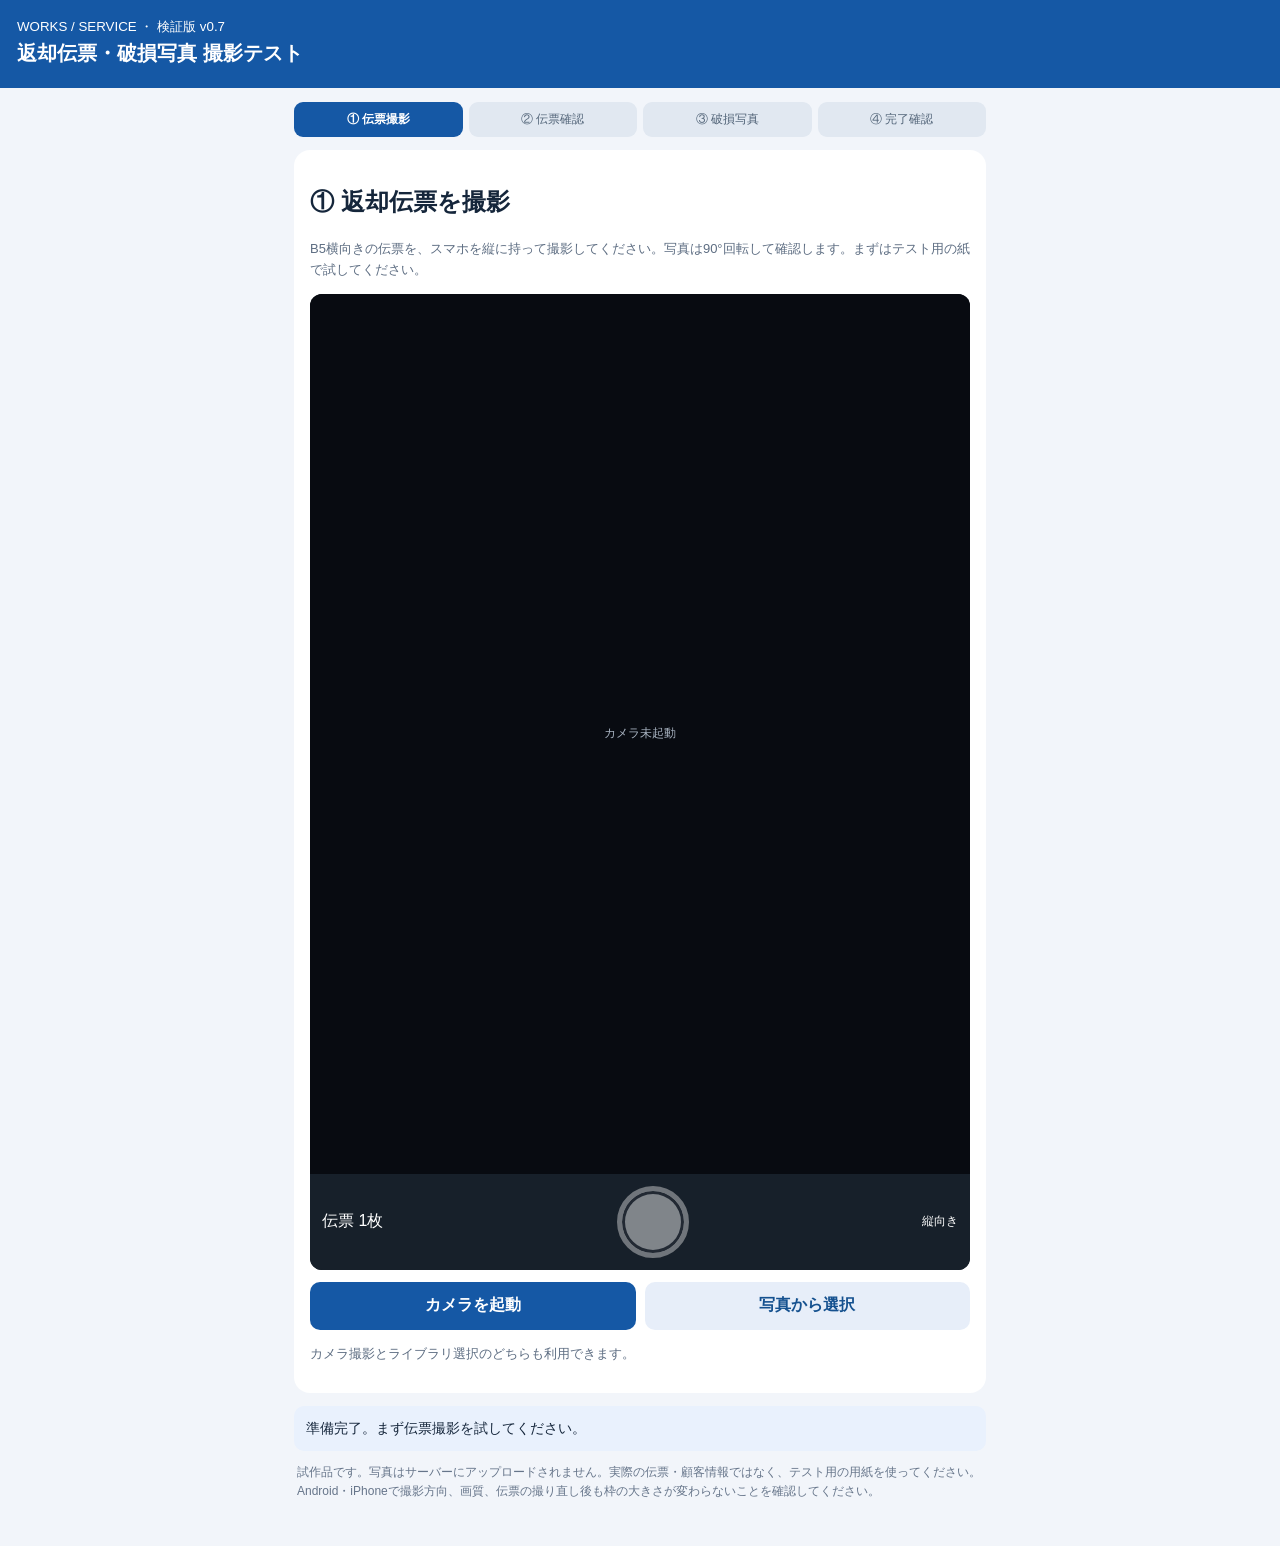
<file: camera-test/index.html>
<!doctype html>
<html lang="ja"><head><meta charset="utf-8"><meta name="viewport" content="width=device-width, initial-scale=1, viewport-fit=cover"><meta name="theme-color" content="#1659a4"><title>WORKS 返却伝票＋破損写真 撮影テスト</title>
<style>
*{box-sizing:border-box}body{margin:0;background:#f2f5fa;color:#15263b;font-family:-apple-system,BlinkMacSystemFont,"Noto Sans JP",sans-serif}header{background:#1558a5;color:#fff;padding:17px}header h1{font-size:20px;margin:4px 0}main{max-width:720px;margin:auto;padding:14px}.card{background:white;border-radius:16px;padding:16px;margin-bottom:13px;box-shadow:0 2px 10px #1232 08}.steps{display:flex;gap:6px;justify-content:space-between;margin:0 0 13px}.steps span{font-size:12px;border-radius:9px;padding:9px 6px;text-align:center;flex:1;background:#e1e8f1;color:#536579}.steps span.current{background:#1558a5;color:white;font-weight:700}.muted{font-size:13px;color:#5d6d82;line-height:1.65}.line{display:flex;align-items:center;justify-content:space-between;gap:9px}.actions{display:flex;flex-wrap:wrap;gap:9px;margin-top:12px}.actions button{flex:1}button{border:0;border-radius:10px;background:#1558a5;color:white;font-size:16px;font-weight:700;min-height:48px;padding:10px 13px;cursor:pointer}button.secondary{background:#e7eef9;color:#15518f}button.warn{background:#fce8e8;color:#a52222}button:disabled{opacity:.45}.hidden{display:none!important}.view{background:#090d15;border-radius:12px;overflow:hidden}.viewport{position:relative;display:block;width:100%;height:0;padding-bottom:133.333333%;overflow:hidden;background:#080b11}.viewport.damage{padding-bottom:75%}.viewport .hint{position:absolute;inset:0;display:flex;align-items:center;justify-content:center}.viewport video{display:block;position:absolute;inset:0;width:100%!important;height:100%!important;min-width:100%;min-height:100%;object-fit:cover;max-width:none;max-height:none}.camera-actions{background:#17202a;color:white;padding:12px;display:flex;gap:9px;justify-content:space-between;align-items:center}.shutter{width:72px;height:72px;border-radius:50%;background:white;border:5px solid #ddd;box-shadow:inset 0 0 0 3px #303640;flex:0 0 72px}.camera-actions button.secondary{min-height:43px}.hint{color:#a9b4c2;font-size:12px;text-align:center;padding:12px}.status{padding:12px;border-radius:10px;background:#e9f1fd;font-size:14px;margin-top:10px;line-height:1.5}.status.error{background:#fff0f0;color:#ae2424}#ticketPreview{max-width:100%;max-height:48vh;display:block;margin:12px auto;object-fit:contain;border-radius:6px;background:#e3e8f1}.preview-frame{background:#e7edf5;border-radius:10px;padding:8px}.grid{display:grid;grid-template-columns:repeat(2,minmax(0,1fr));gap:10px;margin-top:12px}.photo{overflow:hidden;background:#ecf0f6;border-radius:10px}.photo img{display:block;width:100%;aspect-ratio:4/3;object-fit:cover}.photo>div{display:flex;align-items:center;justify-content:space-between;padding:7px;gap:5px}.photo button{font-size:13px;min-height:36px;padding:5px 9px}#gallery{margin-top:12px}.stats{font-size:14px;color:#52657c}dialog{width:94vw;max-width:780px;background:#131922;color:white;border:0;border-radius:12px;padding:12px}dialog::backdrop{background:#000c}dialog img{display:block;max-width:100%;max-height:74vh;object-fit:contain;margin:12px auto}footer{padding:12px 3px 30px;color:#66758a;font-size:12px;line-height:1.6}
.ticket-cover{position:absolute;inset:0;background:#17202a;display:flex;align-items:center;justify-content:center;padding:6px;z-index:3}.ticket-cover img{max-width:100%;max-height:100%;object-fit:contain;display:block}.ticket-confirm{border-top:1px solid #e3eaf2;margin-top:13px;padding-top:12px}</style></head><body>
<header><small>WORKS / SERVICE ・ 検証版 v0.7</small><h1>返却伝票・破損写真 撮影テスト</h1></header><main>
<div class="steps"><span id="step1" class="current">① 伝票撮影</span><span id="step2">② 伝票確認</span><span id="step3">③ 破損写真</span><span id="step4">④ 完了確認</span></div>
<section class="card" id="ticketStage"><h2>① 返却伝票を撮影</h2><p class="muted">B5横向きの伝票を、スマホを縦に持って撮影してください。写真は90°回転して確認します。まずはテスト用の紙で試してください。</p>
<div class="view"><div class="viewport"><video id="ticketVideo" playsinline autoplay muted class="hidden"></video><div class="hint" id="ticketEmpty">カメラ未起動</div><div id="ticketCover" class="ticket-cover hidden"><img id="ticketPreview" alt="回転後の返却伝票"></div></div><div class="camera-actions" id="ticketCameraActions"><span>伝票 1枚</span><button class="shutter" id="ticketShutter" aria-label="伝票撮影" disabled></button><span style="font-size:12px">縦向き</span></div></div>
<div class="actions" id="ticketInputActions"><button id="ticketStart">カメラを起動</button><button id="ticketFileBtn" class="secondary">写真から選択</button></div><input type="file" id="ticketFile" accept="image/*" class="hidden">
<p class="muted" id="ticketHelp">カメラ撮影とライブラリ選択のどちらも利用できます。</p><div class="ticket-confirm hidden" id="confirmStage"><h2>② 伝票写真を確認</h2><p class="muted">画像の向きが違えば「反対方向に回転」を押してください。</p><div class="actions"><button id="turn" class="secondary">反対方向に回転</button></div><p style="text-align:center;font-weight:700">この伝票写真でよろしいですか？</p><div class="actions"><button id="retry" class="secondary">いいえ・撮り直す</button><button id="accept">はい・次へ</button></div></div></section>
<section class="card hidden" id="damageStage"><h2>③ 破損写真を連続撮影</h2><p class="muted">スマホを縦に持ったまま、横長4:3の枠で撮影できます。破損写真は最大49枚。シャッターを押してもカメラは閉じません。</p><div class="view"><div class="viewport damage"><video id="damageVideo" playsinline autoplay muted class="hidden"></video><div class="hint" id="damageEmpty">カメラ未起動</div></div><div class="camera-actions"><span>撮影 <b id="damageCount">0</b>/49</span><button class="shutter" id="damageShutter" aria-label="破損写真撮影" disabled></button><button id="finish" class="secondary">終了</button></div></div><div class="actions"><button id="damageStart">連続撮影を開始</button><button class="secondary" id="damageFileBtn">写真から追加</button></div><input type="file" id="damageFiles" accept="image/*" multiple class="hidden">
<p class="stats" id="stats">破損写真 0枚 / 合計1枚</p><div class="actions"><button id="toggleGallery" class="secondary">必要な時だけ写真を確認</button></div><div class="hidden" id="gallery"><div class="grid" id="photoGrid"></div></div></section>
<section class="card hidden" id="completeStage"><h2>④ 撮影完了（テスト）</h2><div style="font-size:45px;text-align:center">✅</div><p id="summary" style="text-align:center;font-weight:700"></p><p class="muted">このテスト版ではGoogle Driveやスプレッドシートへの送信は行いません。撮影写真はページ終了・再読み込みで消えます。</p><div class="actions"><button id="backDamage" class="secondary">破損写真に戻る</button><button id="resetAll">最初から試す</button></div></section>
<div id="status" class="status" role="status">準備完了。まず伝票撮影を試してください。</div>
<footer>試作品です。写真はサーバーにアップロードされません。実際の伝票・顧客情報ではなく、テスト用の用紙を使ってください。Android・iPhoneで撮影方向、画質、伝票の撮り直し後も枠の大きさが変わらないことを確認してください。</footer>
<dialog id="lightbox"><div class="line"><b id="lightboxTitle">写真</b><button class="secondary" id="closeLightbox">閉じる</button></div><img id="lightboxImage" alt="写真拡大"><div class="actions"><button id="saveImage" class="secondary">この写真を保存</button></div></dialog>
<script>
(()=>{'use strict';
const $=id=>document.getElementById(id);
let stream=null,cameraType=null,ticketSource=null,ticket=null,direction=1,photos=[],busy=false,galleryOpen=false,selected=null;
function message(m,error=false){$('status').textContent=m;$('status').className='status'+(error?' error':'')}
function setStep(n){$('ticketStage').classList.toggle('hidden',n>2);$('confirmStage').classList.toggle('hidden',n!==2);$('ticketCover').classList.toggle('hidden',n!==2);$('ticketCameraActions').classList.toggle('hidden',n===2);$('ticketInputActions').classList.toggle('hidden',n===2);$('ticketHelp').classList.toggle('hidden',n===2);$('damageStage').classList.toggle('hidden',n!==3);$('completeStage').classList.toggle('hidden',n!==4);for(let i=1;i<=4;i++)$('step'+i).classList.toggle('current',i===n)}
function stop(){if(stream){stream.getTracks().forEach(x=>x.stop());stream=null}['ticketVideo','damageVideo'].forEach(id=>{$(id).srcObject=null;$(id).classList.add('hidden')});$('ticketEmpty').classList.remove('hidden');$('damageEmpty').classList.remove('hidden');$('ticketShutter').disabled=true;$('damageShutter').disabled=true;$('ticketStart').classList.remove('hidden');cameraType=null}
async function start(kind){stop();if(!navigator.mediaDevices?.getUserMedia){message('カメラ非対応です。HTTPS接続とカメラ許可を確認してください。',true);return}try{const video=$(kind==='ticket'?'ticketVideo':'damageVideo');stream=await navigator.mediaDevices.getUserMedia({audio:false,video:{facingMode:{ideal:'environment'},width:{ideal:3840},height:{ideal:2160}}});video.srcObject=stream;await video.play();cameraType=kind;video.classList.remove('hidden');$(kind==='ticket'?'ticketEmpty':'damageEmpty').classList.add('hidden');$(kind==='ticket'?'ticketShutter':'damageShutter').disabled=false;if(kind==='ticket')$('ticketStart').classList.add('hidden');message(kind==='ticket'?'伝票を縦向きに撮影してください。':'連続撮影できます。')}catch(e){stop();message('カメラ起動失敗: '+(e.name||'不明')+'。アクセス許可を確認してください。',true)}}
function jpeg(canvas){return new Promise((resolve,reject)=>canvas.toBlob(b=>b?resolve(b):reject(Error('JPEG変換に失敗しました')),'image/jpeg',.88))}
function makeShot(blob,w,h){return{blob,url:URL.createObjectURL(blob),w,h}}
async function fromVideo(kind){const v=$(kind==='ticket'?'ticketVideo':'damageVideo');if(!stream||cameraType!==kind||!v.videoWidth)throw Error('カメラの映像がありません');const w=v.videoWidth,h=v.videoHeight,target=kind==='ticket'?3/4:4/3;let sw=w,sh=h,sx=0,sy=0;if(w/h>target){sw=h*target;sx=(w-sw)/2}else{sh=w/target;sy=(h-sh)/2}const scale=Math.min(1,2400/Math.max(sw,sh));const c=document.createElement('canvas');c.width=Math.max(1,Math.round(sw*scale));c.height=Math.max(1,Math.round(sh*scale));c.getContext('2d',{alpha:false}).drawImage(v,sx,sy,sw,sh,0,0,c.width,c.height);const b=await jpeg(c),out=makeShot(b,c.width,c.height);c.width=c.height=0;return out}
async function fromFile(file){const bitmap=await createImageBitmap(file);try{const scale=Math.min(1,2400/Math.max(bitmap.width,bitmap.height));const c=document.createElement('canvas');c.width=Math.max(1,Math.round(bitmap.width*scale));c.height=Math.max(1,Math.round(bitmap.height*scale));c.getContext('2d',{alpha:false}).drawImage(bitmap,0,0,c.width,c.height);const b=await jpeg(c),out=makeShot(b,c.width,c.height);c.width=c.height=0;return out}finally{bitmap.close()}}
function discard(s){if(s)URL.revokeObjectURL(s.url)}
async function rotateTicket(){if(!ticketSource)return;const b=await createImageBitmap(ticketSource.blob);try{const c=document.createElement('canvas');c.width=b.height;c.height=b.width;const ctx=c.getContext('2d',{alpha:false});ctx.translate(c.width/2,c.height/2);ctx.rotate(direction*Math.PI/2);ctx.drawImage(b,-b.width/2,-b.height/2);discard(ticket);ticket=makeShot(await jpeg(c),c.width,c.height);$('ticketPreview').src=ticket.url;c.width=c.height=0}finally{b.close()}}
async function setTicket(s){if(cameraType==='ticket'&&stream){$('ticketShutter').disabled=true}else{stop()}discard(ticketSource);discard(ticket);ticketSource=s;ticket=null;direction=1;await rotateTicket();setStep(2);message('伝票写真を確認してください。文字の向きが違えば回転方向を切り替えられます。')}
async function task(fn){if(busy)return;busy=true;try{await fn()}catch(e){message('処理エラー: '+e.message,true)}finally{busy=false;refresh()}}
function refresh(){$('damageCount').textContent=photos.length;$('stats').textContent='破損写真 '+photos.length+'枚 / 合計 '+(photos.length+(ticket?1:0))+'枚 ・ 圧縮後 '+((photos.reduce((s,p)=>s+p.blob.size,0)+(ticket?.blob.size||0))/1048576).toFixed(1)+' MB';$('damageShutter').disabled=busy||!stream||cameraType!=='damage'||photos.length>=49;$('damageFileBtn').disabled=photos.length>=49;if(galleryOpen)render()}
function render(){const grid=$('photoGrid');grid.replaceChildren();photos.forEach((s,i)=>{const box=document.createElement('div');box.className='photo';const img=document.createElement('img');img.src=s.url;img.loading='lazy';img.alt='破損写真 '+(i+1);img.onclick=()=>openPhoto(i);const foot=document.createElement('div');const label=document.createElement('span');label.textContent='写真'+(i+1);const btn=document.createElement('button');btn.className='warn';btn.textContent='削除';btn.onclick=()=>{if(!confirm('写真'+(i+1)+'を削除しますか？'))return;discard(s);photos.splice(i,1);refresh()};foot.append(label,btn);box.append(img,foot);grid.append(box)})}
function openPhoto(i){selected=i;$('lightboxImage').src=photos[i].url;$('lightboxTitle').textContent='写真 '+(i+1)+'（'+photos[i].w+'×'+photos[i].h+'）';$('lightbox').showModal()}
$('ticketStart').onclick=()=>start('ticket');$('ticketShutter').onclick=()=>task(async()=>setTicket(await fromVideo('ticket')));
$('ticketFileBtn').onclick=()=>$('ticketFile').click();$('ticketFile').onchange=e=>task(async()=>{const f=e.target.files?.[0];if(f)await setTicket(await fromFile(f));e.target.value=''});
$('turn').onclick=()=>task(async()=>{direction*=-1;await rotateTicket()});
$('retry').onclick=()=>{discard(ticketSource);discard(ticket);ticketSource=ticket=null;setStep(1);if(stream&&cameraType==='ticket'&&stream.getVideoTracks().some(t=>t.readyState==='live')){$('ticketVideo').classList.remove('hidden');$('ticketEmpty').classList.add('hidden');$('ticketShutter').disabled=false;$('ticketStart').classList.add('hidden');message('同じカメラで撮り直せます。枠の大きさを維持します。')}else{stop();message('伝票を撮り直してください。「カメラを起動」を押してください。')}};
$('accept').onclick=()=>{stop();setStep(3);message('伝票確定。破損写真の連続撮影へ進んでください。')};
$('damageStart').onclick=()=>start('damage');
$('damageShutter').onclick=()=>task(async()=>{if(photos.length>=49)return;photos.push(await fromVideo('damage'));message(photos.length+'枚撮影しました。続けて撮影できます。')});
$('damageFileBtn').onclick=()=>$('damageFiles').click();$('damageFiles').onchange=e=>task(async()=>{const files=Array.from(e.target.files||[]);let added=0;for(const file of files){if(photos.length>=49)break;photos.push(await fromFile(file));added++}e.target.value='';message(added+'枚追加しました。')});
$('toggleGallery').onclick=()=>{galleryOpen=!galleryOpen;$('gallery').classList.toggle('hidden',!galleryOpen);$('toggleGallery').textContent=galleryOpen?'写真一覧を閉じる':'必要な時だけ写真を確認';refresh()};
$('finish').onclick=()=>{stop();setStep(4);$('summary').textContent='伝票 1枚 ＋ 破損写真 '+photos.length+'枚（合計 '+(1+photos.length)+'枚）';message('撮影テスト完了。サーバーには送信していません。')};
$('backDamage').onclick=()=>{setStep(3);message('破損写真の撮影を再開できます。')};
$('resetAll').onclick=()=>{stop();discard(ticketSource);discard(ticket);photos.forEach(discard);ticketSource=ticket=null;photos=[];galleryOpen=false;$('gallery').classList.add('hidden');setStep(1);refresh();message('最初から撮影できます。')};
$('closeLightbox').onclick=()=>$('lightbox').close();$('lightbox').addEventListener('close',()=>{$('lightboxImage').removeAttribute('src');selected=null});
$('saveImage').onclick=()=>{if(selected===null)return;const a=document.createElement('a');a.href=photos[selected].url;a.download='works-damage-test-'+String(selected+1).padStart(2,'0')+'.jpg';a.click()};
window.addEventListener('pagehide',stop);refresh();
})();
</script></main></body></html>
</file>
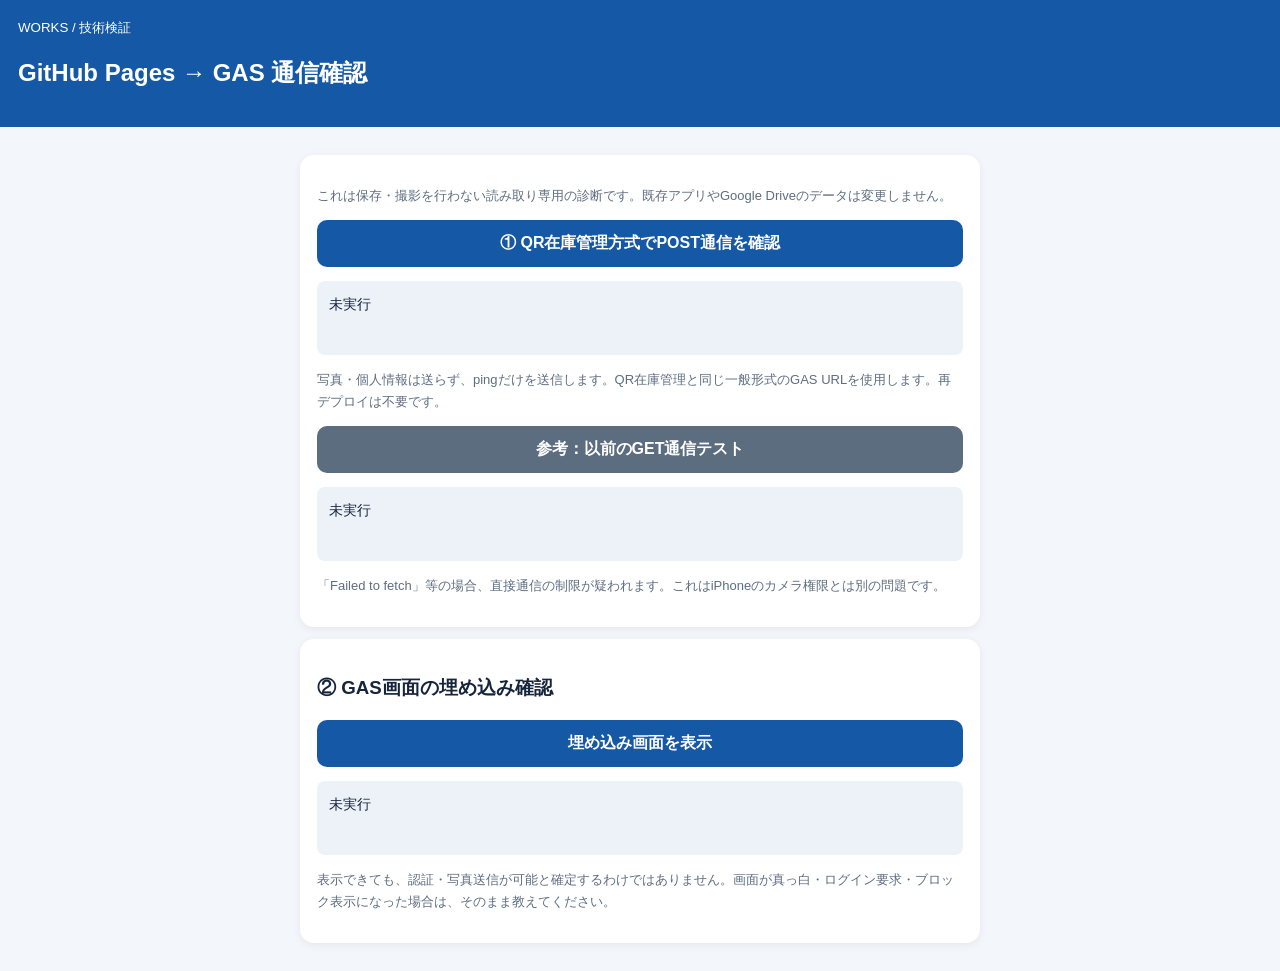
<file: damage-bridge-test/index.html>
<!doctype html>
<html lang="ja"><head><meta charset="utf-8"><meta name="viewport" content="width=device-width,initial-scale=1,viewport-fit=cover">
<title>WORKS GAS通信方式 検証</title>
<style>body{font-family:-apple-system,BlinkMacSystemFont,sans-serif;background:#f3f6fa;color:#16253b;margin:0}header{background:#1558a5;color:white;padding:18px}main{max-width:680px;margin:auto;padding:16px}.card{background:white;padding:17px;border-radius:14px;margin:12px 0;box-shadow:0 2px 8px #0001}button{background:#1558a5;color:white;border:0;border-radius:10px;padding:13px;font-size:16px;font-weight:bold;width:100%}.status{white-space:pre-wrap;overflow-wrap:anywhere;background:#edf2f9;border-radius:8px;padding:12px;min-height:50px;font-size:14px;line-height:1.6}.muted{font-size:13px;color:#5e6d80;line-height:1.7}iframe{width:100%;height:260px;border:1px solid #bdc9d7;border-radius:8px}</style></head><body>
<header><small>WORKS / 技術検証</small><h2>GitHub Pages → GAS 通信確認</h2></header><main>
<section class="card"><p class="muted">これは保存・撮影を行わない読み取り専用の診断です。既存アプリやGoogle Driveのデータは変更しません。</p>
<button id="postTest">① QR在庫管理方式でPOST通信を確認</button><p id="postResult" class="status">未実行</p><p class="muted">写真・個人情報は送らず、pingだけを送信します。QR在庫管理と同じ一般形式のGAS URLを使用します。再デプロイは不要です。</p>
<button id="test" style="background:#5d6d80">参考：以前のGET通信テスト</button><p id="result" class="status">未実行</p>
<p class="muted">「Failed to fetch」等の場合、直接通信の制限が疑われます。これはiPhoneのカメラ権限とは別の問題です。</p></section>
<section class="card"><h3>② GAS画面の埋め込み確認</h3><button id="frameButton">埋め込み画面を表示</button><p id="frameStatus" class="status">未実行</p><div id="frameBox"></div>
<p class="muted">表示できても、認証・写真送信が可能と確定するわけではありません。画面が真っ白・ログイン要求・ブロック表示になった場合は、そのまま教えてください。</p></section>
</main><script>
const gas='https://script.google.com/macros/s/AKfycbwJOcM-09S51ItbVrodWIcqE_2e11YaBD8-wvXPoNRBH0li1-UeCOKujMzFxVeINrgiaA/exec';
document.getElementById('postTest').onclick=async()=>{
const out=document.getElementById('postResult');out.textContent='POST送信中…';
try {
  const r=await fetch(gas,{
    method:'POST',
    headers:{'Content-Type':'text/plain'},
    body:JSON.stringify({action:'ping'}),
    redirect:'follow',
    cache:'no-store'
  });
  const raw=await r.text();
  let data;try{data=JSON.parse(raw)}catch(_){data=null}
  if(r.ok&&data&&data.ok===true&&data.action==='ping'&&data.app==='WORKS_DAMAGE_TEST'){
    out.textContent='通信成功！ GASからping応答を確認しました。\\nHTTP '+r.status+' / type='+r.type;
  }else{
    out.textContent='期待したping応答ではありません。\\nHTTP '+r.status+' / type='+r.type+'\\n'+raw.slice(0,350);
  }
}catch(e){
  out.textContent='POST通信の応答を読み取れませんでした。\\n'+(e.name||'Error')+': '+e.message+
  '\\nCORS・Googleログイン・デプロイURL等の可能性があります。送信が届いたかは、この画面だけでは判断できません。';
}
};
document.getElementById('test').onclick=async()=>{
const out=document.getElementById('result');out.textContent='接続確認中…';
try{const r=await fetch(gas,{method:'GET',credentials:'include',redirect:'follow',cache:'no-store'});
out.textContent='HTTP '+r.status+' / type='+r.type+'\nレスポンスの読み取り：'+(r.ok?'可能':'HTTPエラー')+'\n注意：画面取得が可能でも、写真送信には別途認証・権限検証が必要です。';
}catch(e){out.textContent='直接通信の読み取りに失敗\n'+(e.name||'Error')+': '+e.message+'\n※CORS・認証・ネットワークなどの原因はこの結果だけでは断定できません。';}
};
document.getElementById('frameButton').onclick=()=>{
const box=document.getElementById('frameBox');box.replaceChildren();const frame=document.createElement('iframe');
frame.src=gas;frame.title='GAS埋め込み検証';frame.onload=()=>document.getElementById('frameStatus').textContent='iframeの読み込みイベントを確認。中身が表示されているか目視してください（成功の確証ではありません）。';
frame.onerror=()=>document.getElementById('frameStatus').textContent='iframe読み込みエラー';
box.append(frame);document.getElementById('frameStatus').textContent='読み込み中…';
};
</script></body></html>
</file>
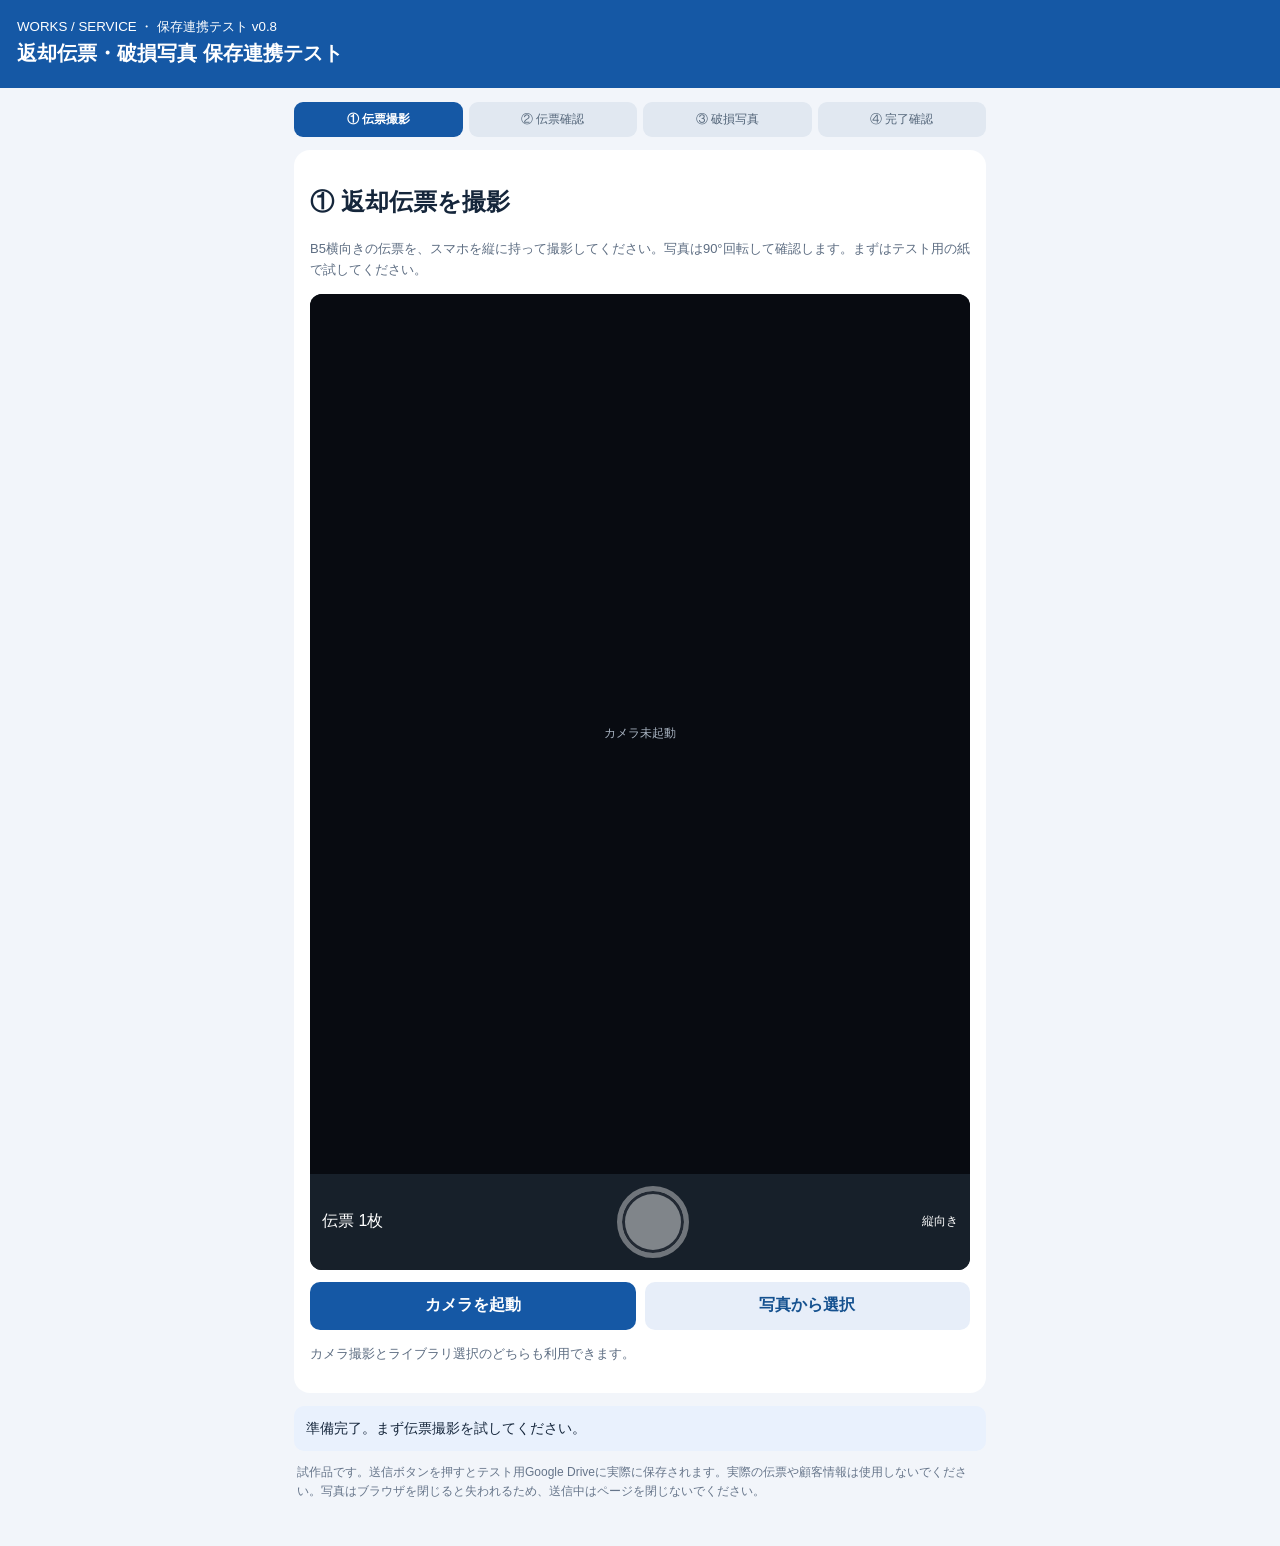
<file: damage-upload-test/Index.html>
<!doctype html>
<html lang="ja"><head><meta charset="utf-8"><meta name="viewport" content="width=device-width, initial-scale=1, viewport-fit=cover"><meta name="theme-color" content="#1659a4"><title>WORKS 返却伝票＋破損写真 送信テスト</title>
<style>
*{box-sizing:border-box}body{margin:0;background:#f2f5fa;color:#15263b;font-family:-apple-system,BlinkMacSystemFont,"Noto Sans JP",sans-serif}header{background:#1558a5;color:#fff;padding:17px}header h1{font-size:20px;margin:4px 0}main{max-width:720px;margin:auto;padding:14px}.card{background:white;border-radius:16px;padding:16px;margin-bottom:13px;box-shadow:0 2px 10px #1232 08}.steps{display:flex;gap:6px;justify-content:space-between;margin:0 0 13px}.steps span{font-size:12px;border-radius:9px;padding:9px 6px;text-align:center;flex:1;background:#e1e8f1;color:#536579}.steps span.current{background:#1558a5;color:white;font-weight:700}.muted{font-size:13px;color:#5d6d82;line-height:1.65}.line{display:flex;align-items:center;justify-content:space-between;gap:9px}.actions{display:flex;flex-wrap:wrap;gap:9px;margin-top:12px}.actions button{flex:1}button{border:0;border-radius:10px;background:#1558a5;color:white;font-size:16px;font-weight:700;min-height:48px;padding:10px 13px;cursor:pointer}button.secondary{background:#e7eef9;color:#15518f}button.warn{background:#fce8e8;color:#a52222}button:disabled{opacity:.45}.hidden{display:none!important}.view{background:#090d15;border-radius:12px;overflow:hidden}.viewport{position:relative;display:block;width:100%;height:0;padding-bottom:133.333333%;overflow:hidden;background:#080b11}.viewport.damage{padding-bottom:75%}.viewport .hint{position:absolute;inset:0;display:flex;align-items:center;justify-content:center}.viewport video{display:block;position:absolute;inset:0;width:100%!important;height:100%!important;min-width:100%;min-height:100%;object-fit:cover;max-width:none;max-height:none}.camera-actions{background:#17202a;color:white;padding:12px;display:flex;gap:9px;justify-content:space-between;align-items:center}.shutter{width:72px;height:72px;border-radius:50%;background:white;border:5px solid #ddd;box-shadow:inset 0 0 0 3px #303640;flex:0 0 72px}.camera-actions button.secondary{min-height:43px}.hint{color:#a9b4c2;font-size:12px;text-align:center;padding:12px}.status{padding:12px;border-radius:10px;background:#e9f1fd;font-size:14px;margin-top:10px;line-height:1.5}.status.error{background:#fff0f0;color:#ae2424}#ticketPreview{max-width:100%;max-height:48vh;display:block;margin:12px auto;object-fit:contain;border-radius:6px;background:#e3e8f1}.preview-frame{background:#e7edf5;border-radius:10px;padding:8px}.grid{display:grid;grid-template-columns:repeat(2,minmax(0,1fr));gap:10px;margin-top:12px}.photo{overflow:hidden;background:#ecf0f6;border-radius:10px}.photo img{display:block;width:100%;aspect-ratio:4/3;object-fit:cover}.photo>div{display:flex;align-items:center;justify-content:space-between;padding:7px;gap:5px}.photo button{font-size:13px;min-height:36px;padding:5px 9px}#gallery{margin-top:12px}.stats{font-size:14px;color:#52657c}dialog{width:94vw;max-width:780px;background:#131922;color:white;border:0;border-radius:12px;padding:12px}dialog::backdrop{background:#000c}dialog img{display:block;max-width:100%;max-height:74vh;object-fit:contain;margin:12px auto}footer{padding:12px 3px 30px;color:#66758a;font-size:12px;line-height:1.6}
.ticket-cover{position:absolute;inset:0;background:#17202a;display:flex;align-items:center;justify-content:center;padding:6px;z-index:3} .ticket-cover img{max-width:100%;max-height:100%;object-fit:contain;display:block}.upload-panel{border-top:1px solid #dce5f0;margin-top:18px;padding-top:12px}.upload-panel h3{margin:8px 0}.upload-panel input{width:100%;border:1px solid #bac9dc;border-radius:8px;padding:12px;font-size:14px;margin:6px 0 10px}.upload-panel progress{width:100%;height:20px;margin:10px 0}.upload-log{white-space:pre-wrap;overflow:auto;max-height:220px;background:#e9eff6;border-radius:8px;padding:10px;font-size:13px;line-height:1.6}.ticket-confirm{border-top:1px solid #e3eaf2;margin-top:13px;padding-top:12px}</style></head><body>
<header><small>WORKS / SERVICE ・ 保存連携テスト v0.8</small><h1>返却伝票・破損写真 保存連携テスト</h1></header><main>
<div class="steps"><span id="step1" class="current">① 伝票撮影</span><span id="step2">② 伝票確認</span><span id="step3">③ 破損写真</span><span id="step4">④ 完了確認</span></div>
<section class="card" id="ticketStage"><h2>① 返却伝票を撮影</h2><p class="muted">B5横向きの伝票を、スマホを縦に持って撮影してください。写真は90°回転して確認します。まずはテスト用の紙で試してください。</p>
<div class="view"><div class="viewport"><video id="ticketVideo" playsinline autoplay muted class="hidden"></video><div class="hint" id="ticketEmpty">カメラ未起動</div><div id="ticketCover" class="ticket-cover hidden"><img id="ticketPreview" alt="回転後の返却伝票"></div></div><div class="camera-actions" id="ticketCameraActions"><span>伝票 1枚</span><button class="shutter" id="ticketShutter" aria-label="伝票撮影" disabled></button><span style="font-size:12px">縦向き</span></div></div>
<div class="actions" id="ticketInputActions"><button id="ticketStart">カメラを起動</button><button id="ticketFileBtn" class="secondary">写真から選択</button></div><input type="file" id="ticketFile" accept="image/*" class="hidden">
<p class="muted" id="ticketHelp">カメラ撮影とライブラリ選択のどちらも利用できます。</p><div class="ticket-confirm hidden" id="confirmStage"><h2>② 伝票写真を確認</h2><p class="muted">画像の向きが違えば「反対方向に回転」を押してください。</p><div class="actions"><button id="turn" class="secondary">反対方向に回転</button></div><p style="text-align:center;font-weight:700">この伝票写真でよろしいですか？</p><div class="actions"><button id="retry" class="secondary">いいえ・撮り直す</button><button id="accept">はい・次へ</button></div></div></section>
<section class="card hidden" id="damageStage"><h2>③ 破損写真を連続撮影</h2><p class="muted">スマホを縦に持ったまま、横長4:3の枠で撮影できます。破損写真は最大49枚。シャッターを押してもカメラは閉じません。</p><div class="view"><div class="viewport damage"><video id="damageVideo" playsinline autoplay muted class="hidden"></video><div class="hint" id="damageEmpty">カメラ未起動</div></div><div class="camera-actions"><span>撮影 <b id="damageCount">0</b>/49</span><button class="shutter" id="damageShutter" aria-label="破損写真撮影" disabled></button><button id="finish" class="secondary">終了</button></div></div><div class="actions"><button id="damageStart">連続撮影を開始</button><button class="secondary" id="damageFileBtn">写真から追加</button></div><input type="file" id="damageFiles" accept="image/*" multiple class="hidden">
<p class="stats" id="stats">破損写真 0枚 / 合計1枚</p><div class="actions"><button id="toggleGallery" class="secondary">必要な時だけ写真を確認</button></div><div class="hidden" id="gallery"><div class="grid" id="photoGrid"></div></div></section>
<section class="card hidden" id="completeStage"><h2>④ 撮影完了（テスト）</h2><div style="font-size:45px;text-align:center">✅</div><p id="summary" style="text-align:center;font-weight:700"></p><p class="muted">このテスト版はGoogle Driveへの写真保存だけを検証します。スプレッドシート連携はまだありません。ページ終了・再読み込みで撮影写真は消えます。実際の顧客情報や伝票は送信しないでください。</p><div class="actions"><button id="backDamage" class="secondary">破損写真に戻る</button><button id="resetAll">最初から試す</button></div>
<div class="upload-panel"><h3>⑤ Google Driveへ保存（テスト）</h3><p class="muted">撮影画像は送信前に自動でJPEG圧縮済みです。<b>実際の顧客情報や伝票は送らないでください。</b></p>
<div class="actions"><button id="createSession">① 新しい保存先を作成</button><button id="checkSaved" class="secondary">保存済みを確認</button></div>
<label class="muted" for="sessionIdInput">再開用セッションID（既存のIDを入力できます）</label><input id="sessionIdInput" type="text" autocomplete="off" autocapitalize="off" spellcheck="false" placeholder="保存先作成後に自動入力">
<div id="sessionInfo" class="muted"></div>
<div class="actions"><button id="uploadAll" disabled>② 写真を送信（手動）</button></div>
<progress id="uploadProgress" max="1" value="0"></progress><div id="uploadLog" class="upload-log" role="status">送信準備中</div>
<p class="muted">通信エラー時に自動再送しません。「保存済みを確認」してから、必要な場合のみ「写真を送信」を再度押してください。送信済みと同じ番号・容量は再保存しません。撮影写真は再読み込みで消えます。</p></div></section>
<div id="status" class="status" role="status">準備完了。まず伝票撮影を試してください。</div>
<footer>試作品です。送信ボタンを押すとテスト用Google Driveに実際に保存されます。実際の伝票や顧客情報は使用しないでください。写真はブラウザを閉じると失われるため、送信中はページを閉じないでください。</footer>
<dialog id="lightbox"><div class="line"><b id="lightboxTitle">写真</b><button class="secondary" id="closeLightbox">閉じる</button></div><img id="lightboxImage" alt="写真拡大"><div class="actions"><button id="saveImage" class="secondary">この写真を保存</button></div></dialog>
<script>
(()=>{'use strict';
const $=id=>document.getElementById(id);
let stream=null,cameraType=null,ticketSource=null,ticket=null,direction=1,photos=[],busy=false,galleryOpen=false,selected=null,uploadBusy=false,sessionId='';
function message(m,error=false){$('status').textContent=m;$('status').className='status'+(error?' error':'')}
function setStep(n){$('ticketStage').classList.toggle('hidden',n>2);$('confirmStage').classList.toggle('hidden',n!==2);$('ticketCover').classList.toggle('hidden',n!==2);$('ticketCameraActions').classList.toggle('hidden',n===2);$('ticketInputActions').classList.toggle('hidden',n===2);$('ticketHelp').classList.toggle('hidden',n===2);$('damageStage').classList.toggle('hidden',n!==3);$('completeStage').classList.toggle('hidden',n!==4);for(let i=1;i<=4;i++)$('step'+i).classList.toggle('current',i===n)}
function stop(){if(stream){stream.getTracks().forEach(x=>x.stop());stream=null}['ticketVideo','damageVideo'].forEach(id=>{$(id).srcObject=null;$(id).classList.add('hidden')});$('ticketEmpty').classList.remove('hidden');$('damageEmpty').classList.remove('hidden');$('ticketShutter').disabled=true;$('damageShutter').disabled=true;$('ticketStart').classList.remove('hidden');cameraType=null}
async function start(kind){stop();if(!navigator.mediaDevices?.getUserMedia){message('カメラ非対応です。HTTPS接続とカメラ許可を確認してください。',true);return}try{const video=$(kind==='ticket'?'ticketVideo':'damageVideo');stream=await navigator.mediaDevices.getUserMedia({audio:false,video:{facingMode:{ideal:'environment'},width:{ideal:3840},height:{ideal:2160}}});video.srcObject=stream;await video.play();cameraType=kind;video.classList.remove('hidden');$(kind==='ticket'?'ticketEmpty':'damageEmpty').classList.add('hidden');$(kind==='ticket'?'ticketShutter':'damageShutter').disabled=false;if(kind==='ticket')$('ticketStart').classList.add('hidden');message(kind==='ticket'?'伝票を縦向きに撮影してください。':'連続撮影できます。')}catch(e){stop();message('カメラ起動失敗: '+(e.name||'不明')+'。アクセス許可を確認してください。',true)}}
async function jpeg(canvas){
 const limit=4*1024*1024;
 for(let pass=0;pass<4;pass++){
   for(const quality of [.88,.78,.68,.58]){
     const blob=await new Promise((resolve,reject)=>canvas.toBlob(b=>b?resolve(b):reject(Error('JPEG変換に失敗しました')),'image/jpeg',quality));
     if(blob.size<=limit)return blob;
   }
   const reduced=document.createElement('canvas');
   reduced.width=Math.max(1,Math.round(canvas.width*.8));reduced.height=Math.max(1,Math.round(canvas.height*.8));
   reduced.getContext('2d',{alpha:false}).drawImage(canvas,0,0,reduced.width,reduced.height);
   canvas.width=reduced.width;canvas.height=reduced.height;canvas.getContext('2d',{alpha:false}).drawImage(reduced,0,0);
   reduced.width=reduced.height=0;
 }
 throw Error('画像の自動圧縮に失敗しました');
}
function makeShot(blob,w,h){return{blob,url:URL.createObjectURL(blob),w,h}}
async function fromVideo(kind){const v=$(kind==='ticket'?'ticketVideo':'damageVideo');if(!stream||cameraType!==kind||!v.videoWidth)throw Error('カメラの映像がありません');const w=v.videoWidth,h=v.videoHeight,target=kind==='ticket'?3/4:4/3;let sw=w,sh=h,sx=0,sy=0;if(w/h>target){sw=h*target;sx=(w-sw)/2}else{sh=w/target;sy=(h-sh)/2}const scale=Math.min(1,2400/Math.max(sw,sh));const c=document.createElement('canvas');c.width=Math.max(1,Math.round(sw*scale));c.height=Math.max(1,Math.round(sh*scale));c.getContext('2d',{alpha:false}).drawImage(v,sx,sy,sw,sh,0,0,c.width,c.height);const b=await jpeg(c),out=makeShot(b,c.width,c.height);c.width=c.height=0;return out}
async function fromFile(file){const bitmap=await createImageBitmap(file);try{const scale=Math.min(1,2400/Math.max(bitmap.width,bitmap.height));const c=document.createElement('canvas');c.width=Math.max(1,Math.round(bitmap.width*scale));c.height=Math.max(1,Math.round(bitmap.height*scale));c.getContext('2d',{alpha:false}).drawImage(bitmap,0,0,c.width,c.height);const b=await jpeg(c),out=makeShot(b,c.width,c.height);c.width=c.height=0;return out}finally{bitmap.close()}}
function discard(s){if(s)URL.revokeObjectURL(s.url)}
async function rotateTicket(){if(!ticketSource)return;const b=await createImageBitmap(ticketSource.blob);try{const c=document.createElement('canvas');c.width=b.height;c.height=b.width;const ctx=c.getContext('2d',{alpha:false});ctx.translate(c.width/2,c.height/2);ctx.rotate(direction*Math.PI/2);ctx.drawImage(b,-b.width/2,-b.height/2);discard(ticket);ticket=makeShot(await jpeg(c),c.width,c.height);$('ticketPreview').src=ticket.url;c.width=c.height=0}finally{b.close()}}
async function setTicket(s){if(cameraType==='ticket'&&stream){$('ticketShutter').disabled=true}else{stop()}discard(ticketSource);discard(ticket);ticketSource=s;ticket=null;direction=1;await rotateTicket();setStep(2);message('伝票写真を確認してください。文字の向きが違えば回転方向を切り替えられます。')}
async function task(fn){if(busy)return;busy=true;try{await fn()}catch(e){message('処理エラー: '+e.message,true)}finally{busy=false;refresh()}}
function refresh(){updateUploadControls();$('damageCount').textContent=photos.length;$('stats').textContent='破損写真 '+photos.length+'枚 / 合計 '+(photos.length+(ticket?1:0))+'枚 ・ 圧縮後 '+((photos.reduce((s,p)=>s+p.blob.size,0)+(ticket?.blob.size||0))/1048576).toFixed(1)+' MB';$('damageShutter').disabled=busy||!stream||cameraType!=='damage'||photos.length>=49;$('damageFileBtn').disabled=photos.length>=49;if(galleryOpen)render()}
function render(){const grid=$('photoGrid');grid.replaceChildren();photos.forEach((s,i)=>{const box=document.createElement('div');box.className='photo';const img=document.createElement('img');img.src=s.url;img.loading='lazy';img.alt='破損写真 '+(i+1);img.onclick=()=>openPhoto(i);const foot=document.createElement('div');const label=document.createElement('span');label.textContent='写真'+(i+1);const btn=document.createElement('button');btn.className='warn';btn.textContent='削除';btn.onclick=()=>{if(!confirm('写真'+(i+1)+'を削除しますか？'))return;discard(s);photos.splice(i,1);refresh()};foot.append(label,btn);box.append(img,foot);grid.append(box)})}
function openPhoto(i){selected=i;$('lightboxImage').src=photos[i].url;$('lightboxTitle').textContent='写真 '+(i+1)+'（'+photos[i].w+'×'+photos[i].h+'）';$('lightbox').showModal()}
$('ticketStart').onclick=()=>start('ticket');$('ticketShutter').onclick=()=>task(async()=>setTicket(await fromVideo('ticket')));
$('ticketFileBtn').onclick=()=>$('ticketFile').click();$('ticketFile').onchange=e=>task(async()=>{const f=e.target.files?.[0];if(f)await setTicket(await fromFile(f));e.target.value=''});
$('turn').onclick=()=>task(async()=>{direction*=-1;await rotateTicket()});
$('retry').onclick=()=>{discard(ticketSource);discard(ticket);ticketSource=ticket=null;setStep(1);if(stream&&cameraType==='ticket'&&stream.getVideoTracks().some(t=>t.readyState==='live')){$('ticketVideo').classList.remove('hidden');$('ticketEmpty').classList.add('hidden');$('ticketShutter').disabled=false;$('ticketStart').classList.add('hidden');message('同じカメラで撮り直せます。枠の大きさを維持します。')}else{stop();message('伝票を撮り直してください。「カメラを起動」を押してください。')}};
$('accept').onclick=()=>{stop();setStep(3);message('伝票確定。破損写真の連続撮影へ進んでください。')};
$('damageStart').onclick=()=>start('damage');
$('damageShutter').onclick=()=>task(async()=>{if(photos.length>=49)return;photos.push(await fromVideo('damage'));message(photos.length+'枚撮影しました。続けて撮影できます。')});
$('damageFileBtn').onclick=()=>$('damageFiles').click();$('damageFiles').onchange=e=>task(async()=>{const files=Array.from(e.target.files||[]);let added=0;for(const file of files){if(photos.length>=49)break;photos.push(await fromFile(file));added++}e.target.value='';message(added+'枚追加しました。')});
$('toggleGallery').onclick=()=>{galleryOpen=!galleryOpen;$('gallery').classList.toggle('hidden',!galleryOpen);$('toggleGallery').textContent=galleryOpen?'写真一覧を閉じる':'必要な時だけ写真を確認';refresh()};
$('finish').onclick=()=>{stop();setStep(4);$('summary').textContent='伝票 1枚 ＋ 破損写真 '+photos.length+'枚（合計 '+(1+photos.length)+'枚）';message('撮影完了。送信する場合はテスト保存先を作成してください。')};
$('backDamage').onclick=()=>{if(uploadBusy)return;setStep(3);message('破損写真の撮影を再開できます。')};
$('resetAll').onclick=()=>{if(uploadBusy)return;stop();discard(ticketSource);discard(ticket);photos.forEach(discard);ticketSource=ticket=null;photos=[];galleryOpen=false;$('gallery').classList.add('hidden');setStep(1);refresh();message('最初から撮影できます。')};
$('closeLightbox').onclick=()=>$('lightbox').close();$('lightbox').addEventListener('close',()=>{$('lightboxImage').removeAttribute('src');selected=null});
$('saveImage').onclick=()=>{if(selected===null)return;const a=document.createElement('a');a.href=photos[selected].url;a.download='works-damage-test-'+String(selected+1).padStart(2,'0')+'.jpg';a.click()};

function api(method,...args){
 if(!window.google?.script?.run) return Promise.reject(Error('GASのWebアプリから開いてください。GitHub Pages上では保存できません'));
 return new Promise((resolve,reject)=>google.script.run.withSuccessHandler(resolve).withFailureHandler(e=>reject(Error(e?.message||String(e))))[method](...args));
}
function uploadLog(m){const el=$('uploadLog');el.textContent+='\n'+m;el.scrollTop=el.scrollHeight}
function updateUploadControls(){
 $('createSession').disabled=uploadBusy;
 $('checkSaved').disabled=uploadBusy;
 $('uploadAll').disabled=uploadBusy||!ticket||!sessionId;
 $('backDamage').disabled=uploadBusy;
 $('resetAll').disabled=uploadBusy;
 $('sessionIdInput').disabled=uploadBusy;
}
function showSession(s){
 sessionId=s.sessionId;$('sessionIdInput').value=sessionId;
 const box=$('sessionInfo');box.replaceChildren();
 const p=document.createElement('p');p.textContent='セッションID: '+sessionId;
 const a=document.createElement('a');a.href=s.folderUrl;a.target='_blank';a.rel='noopener';a.textContent='Google Driveの保存先を開く';
 box.append(p,a);updateUploadControls();
}
async function checkSaved(){
 const id=$('sessionIdInput').value.trim();if(!id)throw Error('先に保存先を作成するか、セッションIDを入力してください');
 const s=await api('getTestStatus',id);showSession(s);
 uploadLog('保存済み '+s.saved.length+'枚：'+s.saved.map(f=>f.index).join(','));
 return s;
}
async function uploadTask(fn){
 if(uploadBusy)return;uploadBusy=true;updateUploadControls();
 try{await fn()}catch(e){uploadLog('エラー：'+e.message);message('送信エラー。保存済みを照会してから手動で再開してください。',true)}
 finally{uploadBusy=false;updateUploadControls()}
}
function toBase64(blob){return new Promise((resolve,reject)=>{const reader=new FileReader();reader.onload=()=>resolve(String(reader.result).split(',')[1]);reader.onerror=()=>reject(Error('写真の読み込みに失敗しました'));reader.readAsDataURL(blob)})}
$('createSession').onclick=()=>uploadTask(async()=>{const s=await api('startTestSession');showSession(s);$('uploadProgress').value=0;uploadLog('テスト用保存先を作成しました')});
$('checkSaved').onclick=()=>uploadTask(checkSaved);
$('uploadAll').onclick=()=>uploadTask(async()=>{
 if(!ticket)throw Error('伝票写真がありません');
 if(!confirm('テスト用Google Driveへ '+(photos.length+1)+'枚を送信します。よろしいですか？'))return;
 const list=[ticket,...photos],status=await checkSaved();
 const saved=new Map(status.saved.map(f=>[f.index,f]));
 $('uploadProgress').max=list.length;$('uploadProgress').value=saved.size;
 for(let i=0;i<list.length;i++){
   const blob=list[i].blob;
   if(blob.size>5*1024*1024)throw Error('写真'+i+' が5MBを超えています');
   if(saved.has(i)){
     if(saved.get(i).size!==blob.size)throw Error('写真'+i+' の保存済みサイズが一致しません。新しい保存先を作成してください');
     uploadLog('写真'+i+' は保存済みのためスキップ');continue;
   }
   uploadLog('写真'+i+' を送信中…');
   await api('uploadTestPhoto',sessionId,i,await toBase64(blob),blob.size);
   $('uploadProgress').value=i+1;uploadLog('写真'+i+' を保存しました');
 }
 await checkSaved();uploadLog('指定した写真の送信が完了しました');message('Google Driveへの写真保存テストが完了しました。');
});
window.addEventListener('pagehide',stop);refresh();
})();
</script></main></body></html>
</file>
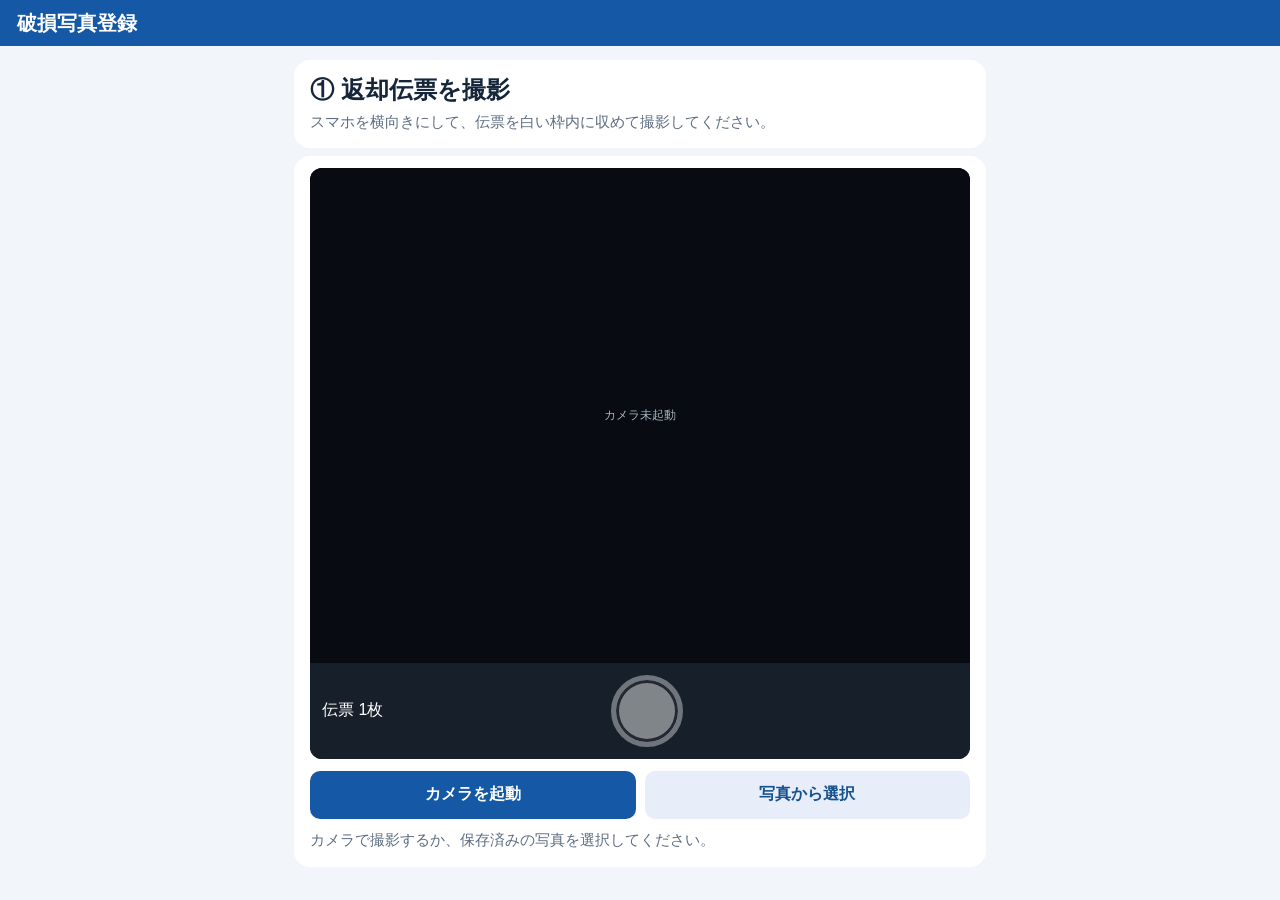
<file: damage-upload-test/camera-direct-preview/index.html>
<!doctype html>
<html lang="ja"><head><meta charset="utf-8"><meta name="viewport" content="width=device-width, initial-scale=1, viewport-fit=cover"><meta name="theme-color" content="#1659a4"><title>WORKS 破損写真登録</title>
<style>
*{box-sizing:border-box}body{margin:0;background:#f2f5fa;color:#15263b;font-family:-apple-system,BlinkMacSystemFont,"Noto Sans JP",sans-serif}header{background:#1558a5;color:#fff;padding:10px 17px}header h1{font-size:20px;line-height:1.3;margin:0}main{max-width:720px;margin:auto;padding:14px}.card{background:white;border-radius:16px;padding:16px;margin-bottom:13px;box-shadow:0 2px 10px #1232 08}.steps{display:flex;gap:6px;justify-content:space-between;margin:0 0 13px}.steps span{font-size:12px;border-radius:9px;padding:9px 6px;text-align:center;flex:1;background:#e1e8f1;color:#536579}.steps span.current{background:#1558a5;color:white;font-weight:700}.muted{font-size:13px;color:#5d6d82;line-height:1.65}.line{display:flex;align-items:center;justify-content:space-between;gap:9px}.actions{display:flex;flex-wrap:wrap;gap:9px;margin-top:12px}.actions button{flex:1}button{border:0;border-radius:10px;background:#1558a5;color:white;font-size:16px;font-weight:700;min-height:48px;padding:10px 13px;cursor:pointer}button.secondary{background:#e7eef9;color:#15518f}button.warn{background:#fce8e8;color:#a52222}button:disabled{opacity:.45}.hidden{display:none!important}.view{background:#090d15;border-radius:12px;overflow:hidden}.viewport{position:relative;display:block;width:100%;height:0;padding-bottom:133.333333%;overflow:hidden;background:#080b11}.viewport.damage{padding-bottom:75%}.viewport.ticket-paper{padding-bottom:75%}.viewport.ticket-paper .ticket-guide{z-index:2;left:1.5%;right:1.5%;top:4.35%;bottom:4.35%}.viewport .hint{position:absolute;inset:0;display:flex;align-items:center;justify-content:center}.viewport video{display:block;position:absolute;top:50%;left:50%;width:100%;height:100%;object-fit:cover;object-position:center center;max-width:none;max-height:none;transform:translate(-50%,-50%)}.camera-actions{background:#17202a;color:white;padding:12px;display:flex;gap:9px;justify-content:space-between;align-items:center}.shutter{width:72px;height:72px;border-radius:50%;background:white;border:5px solid #ddd;box-shadow:inset 0 0 0 3px #303640;flex:0 0 72px}.camera-actions button.secondary{min-height:43px}.hint{color:#a9b4c2;font-size:12px;text-align:center;padding:12px}.status{padding:12px;border-radius:10px;background:#e9f1fd;font-size:14px;margin-top:10px;line-height:1.5}.status.error{background:#fff0f0;color:#ae2424}#ticketPreview{max-width:100%;max-height:48vh;display:block;margin:12px auto;object-fit:contain;border-radius:6px;background:#e3e8f1}.preview-frame{background:#e7edf5;border-radius:10px;padding:8px}.grid{display:grid;grid-template-columns:repeat(2,minmax(0,1fr));gap:10px;margin-top:12px}.photo{overflow:hidden;background:#ecf0f6;border-radius:10px}.photo img{display:block;width:100%;aspect-ratio:4/3;object-fit:cover}.photo>div{display:flex;align-items:center;justify-content:space-between;padding:7px;gap:5px}.photo button{font-size:13px;min-height:36px;padding:5px 9px}#gallery{margin-top:12px}.stats{font-size:14px;color:#52657c}dialog{width:94vw;max-width:780px;background:#131922;color:white;border:0;border-radius:12px;padding:12px}dialog::backdrop{background:#000c}dialog img{display:block;max-width:100%;max-height:74vh;object-fit:contain;margin:12px auto}footer{padding:12px 3px 30px;color:#66758a;font-size:12px;line-height:1.6}
.ticket-cover{position:absolute;inset:0;background:#17202a;display:flex;align-items:center;justify-content:center;padding:6px;z-index:3}.ticket-cover img{max-width:100%;max-height:100%;object-fit:contain;display:block}.ticket-confirm{margin:0;padding:0}#ticketCaptureStage>h2,#confirmStage>h2{margin:0 0 5px;line-height:1.35}#ticketCaptureStage>p.muted:first-of-type,#confirmStage>p.muted:first-of-type{font-size:15px;line-height:1.5;margin:0 0 12px}
/* iOS Safari: date input intrinsic width must not expand its card */
#completeStage,#completeStage>div,#completeStage label{min-width:0;max-width:100%}
#returnDate,#customerSearch{display:block;width:100%;min-width:0;max-width:100%;box-sizing:border-box;-webkit-appearance:none;appearance:none}

/* 伝票撮影の見出しと案内をコンパクトに */
#ticketStage>h2{margin:0 0 5px;line-height:1.35}
#ticketStage>p.muted{font-size:15px;line-height:1.5;margin:0 0 12px}
#stageHeading{padding:14px 16px;margin-bottom:8px}#stageHeading h2{margin:0 0 5px;line-height:1.35}#stageHeading p{font-size:15px;line-height:1.5;margin:0}#ticketCaptureStage>h2,#ticketCaptureStage>p.muted:first-of-type,#confirmStage>h2,#confirmStage>p.muted:first-of-type,#damageStage>h2,#damageStage>p.muted:first-of-type,#completeStage>h2{display:none}#ticketStage,#damageStage,#completeStage{padding-top:12px}
/* 伝票撮影専用の四隅ガイド。映像操作を妨げず、確認画面では非表示。 */
.ticket-guide{position:absolute;inset:1.5% 1.5%;z-index:2;pointer-events:none;display:none}
.ticket-guide.visible{display:block}
.ticket-guide .corner{position:absolute;width:32px;height:32px;border-color:#fff;border-style:solid;border-width:0;filter:drop-shadow(0 1px 3px #000b)}
.ticket-guide .tl{top:0;left:0;border-top-width:4px;border-left-width:4px;border-top-left-radius:4px}
.ticket-guide .tr{top:0;right:0;border-top-width:4px;border-right-width:4px;border-top-right-radius:4px}
.ticket-guide .bl{bottom:0;left:0;border-bottom-width:4px;border-left-width:4px;border-bottom-left-radius:4px}
.ticket-guide .br{bottom:0;right:0;border-bottom-width:4px;border-right-width:4px;border-bottom-right-radius:4px}
.ticket-guide-label{position:absolute;left:50%;bottom:4%;transform:translateX(-50%);width:max-content;max-width:96%;padding:6px 10px;border-radius:6px;background:#000a;color:white;font-size:13px;font-weight:700;text-align:center}
#damageOrientation{position:absolute;inset:0;z-index:4;display:flex;flex-direction:column;align-items:center;justify-content:center;background:#0009;color:white;text-align:center;padding:12px;gap:8px;pointer-events:none}
body.damage-live #damageStart{display:none}
@media (orientation:landscape){
body.damage-live #damageStage>.view{position:fixed;inset:0;z-index:1100;border-radius:0;display:flex;align-items:center;justify-content:center;background:#090d15;padding:env(safe-area-inset-top) env(safe-area-inset-right) env(safe-area-inset-bottom) env(safe-area-inset-left)}
body.damage-live #damageStage .viewport{width:min(calc(100vw - 120px),calc(100dvh * 4 / 3));height:min(calc((100vw - 120px) * 3 / 4),100dvh);padding:0;flex:none}
body.damage-live #damageStage .camera-actions{flex-direction:column;width:110px;flex:none;padding:5px;gap:5px}
body.damage-live #damageStage .camera-actions button.secondary{font-size:12px;min-height:34px;padding:5px}
body.damage-live #damageStage .shutter{width:54px;height:54px;flex:0 0 54px}
}
#ticketOrientation{position:absolute;inset:0;z-index:4;display:flex;flex-direction:column;align-items:center;justify-content:center;background:#0009;color:white;text-align:center;padding:12px;gap:8px;pointer-events:none}
@media (orientation:landscape){
body.ticket-live #ticketCaptureStage>.view{position:fixed;inset:0;z-index:1100;border-radius:0;display:flex;align-items:center;justify-content:center;background:#090d15;padding:env(safe-area-inset-top) env(safe-area-inset-right) env(safe-area-inset-bottom) env(safe-area-inset-left)}
body.ticket-live #ticketCaptureStage .viewport{width:min(calc(100vw - 120px),calc(100dvh * 4 / 3));height:min(calc((100vw - 120px) * 3 / 4),100dvh);padding:0;flex:none}
body.ticket-live #ticketCameraActions{flex-direction:column;width:110px;flex:none;padding:5px}
body.ticket-live #ticketShutter{width:54px;height:54px;flex:0 0 54px}
}
@media (orientation:landscape){
body.camera-controls-left.ticket-live #ticketCaptureStage>.view,
body.camera-controls-left.damage-live #damageStage>.view{flex-direction:row-reverse}
}
body:not(.debug) #ticketDiagnostics,body:not(.debug) #cameraDiagnostics,body:not(.debug) #timingReport,body:not(.debug) .debug-only{display:none!important}
#ticketHelp{font-size:15px;line-height:1.5;margin:10px 0 0}
body:not(.debug) footer{display:none}
</style><script src="https://accounts.google.com/gsi/client" async defer></script></head><body><script>if(new URLSearchParams(location.search).get("debug")==="1")document.body.classList.add("debug");</script><div class="debug-only" style="position:sticky;top:0;z-index:1000;background:#fff0c7;color:#533700;text-align:center;padding:7px;font-weight:700;font-size:13px">開発版カメラ検証中（本番画面とは別）</div>
<header><h1>破損写真登録</h1></header><main>
<div class="steps hidden" aria-hidden="true"><span id="step1" class="current">① 伝票撮影</span><span id="step2">② 伝票確認</span><span id="step3">③ 破損写真</span><span id="step4">④ 完了確認</span></div>
<div class="card" id="stageHeading" aria-live="polite"><h2 id="stageTitle">① 返却伝票を撮影</h2><p class="muted" id="stageDescription">スマホを横向きにして、伝票を白い枠内に収めて撮影してください。</p></div>
<section class="card" id="ticketStage"><div id="ticketCaptureStage"><h2>① 返却伝票を撮影</h2><p class="muted">スマホを横向きにして、伝票を白い枠内に収めて撮影してください。</p>
<details id="ticketDiagnostics" open style="margin:0 0 10px;font-size:13px;border:2px solid #1558a5;border-radius:9px;padding:9px;background:#f1f5fa"><summary style="cursor:pointer;color:#1558a5;font-weight:700">【検証 v13】カメラ診断数値（自動表示）</summary><pre id="ticketDiagnosticsText" style="white-space:pre-wrap;overflow-wrap:anywhere;background:#f1f5fa;padding:8px;border-radius:6px">カメラ起動後に数値が表示されます。表示されない場合は、この文章が残ります。</pre><button type="button" id="copyTicketDiagnostics" class="secondary" style="min-height:36px;font-size:13px">診断情報をコピー</button></details>
<div class="view"><div class="viewport ticket-paper"><canvas id="ticketLiveCanvas" aria-hidden="true" style="position:absolute;inset:0;width:100%;height:100%;display:none;z-index:1"></canvas><video id="ticketVideo" playsinline autoplay muted class="hidden"></video><div class="hint" id="ticketEmpty">カメラ未起動</div><div id="ticketGuide" class="ticket-guide" aria-hidden="true"><i class="corner tl"></i><i class="corner tr"></i><i class="corner bl"></i><i class="corner br"></i><span class="ticket-guide-label">伝票の四隅を枠に合わせて撮影してください</span></div><div id="ticketOrientation" class="hidden"><strong>スマートフォンを横向きにしてください</strong><small>画面が回転しない場合は、画面回転ロックを解除してください</small></div><div id="ticketCover" class="ticket-cover hidden"><img id="ticketPreview" alt="回転後の返却伝票"></div></div><div class="camera-actions" id="ticketCameraActions"><span>伝票 1枚</span><button class="shutter" id="ticketShutter" aria-label="伝票撮影" disabled></button><span aria-hidden="true" style="min-width:48px"></span></div></div>
<div class="actions" id="ticketInputActions"><button id="ticketStart">カメラを起動</button><button id="ticketFileBtn" class="secondary">写真から選択</button></div><input type="file" id="ticketFile" accept="image/*" class="hidden">
<p class="muted" id="ticketHelp">カメラで撮影するか、保存済みの写真を選択してください。</p></div><div class="ticket-confirm hidden" id="confirmStage"><h2>② 伝票写真を確認</h2><p class="muted">写真の向きと伝票全体が写っていることを確認してください。</p><div class="preview-frame"><img id="ticketConfirmPreview" alt="撮影した返却伝票" style="display:block;max-width:100%;max-height:50vh;margin:auto;object-fit:contain"></div><div class="actions"><button id="turn" class="secondary">向きを反転</button></div><p style="text-align:center;font-weight:700">この伝票写真でよろしいですか？</p><div class="actions"><button id="retry" class="secondary">撮り直す</button><button id="accept">次へ進む</button></div></div></section>
<section class="card hidden" id="damageStage"><h2>③ 破損写真を連続撮影</h2><p class="muted">破損箇所を続けて撮影してください。最大49枚まで撮影できます。</p><div class="view"><div class="viewport damage"><canvas id="damageLiveCanvas" aria-hidden="true" style="position:absolute;inset:0;width:100%;height:100%;display:none;z-index:1"></canvas><video id="damageVideo" playsinline autoplay muted class="hidden"></video><div class="hint" id="damageEmpty">カメラ未起動</div><div id="damageOrientation" class="hidden"><strong>スマートフォンを横向きにしてください</strong><small>画面が回転しない場合は、画面回転ロックを解除してください</small></div></div><div class="camera-actions"><span>撮影 <b id="damageCount">0</b>/49</span><button class="shutter" id="damageShutter" aria-label="破損写真撮影" disabled></button><button id="zoomToggle" class="secondary" type="button" aria-pressed="false">1×</button><button id="finish" class="secondary">撮影を終了する</button></div></div><div class="actions"><button id="damageStart">連続撮影を開始</button><button class="secondary" id="damageFileBtn">写真から追加</button></div><input type="file" id="damageFiles" accept="image/*" multiple class="hidden">
<p class="muted" id="cameraDiagnostics">カメラ解像度：未確認</p><p class="stats" id="stats">破損写真 0枚 / 合計1枚</p><div class="actions"><button id="toggleGallery" class="secondary">撮影した写真を確認</button></div><div class="hidden" id="gallery"><div class="grid" id="photoGrid"></div></div></section>
<section class="card hidden" id="completeStage"><h2>④ 写真を送信</h2>
<div style="display:grid;gap:12px;margin:12px 0"><label>取引先検索（漢字・かな・カナ）<input id="customerSearch" type="search" autocomplete="off" placeholder="取引先名・かなで検索" style="width:100%;font-size:18px;padding:12px;border:1px solid #bcc9db;border-radius:9px"></label><div id="customerResults" style="max-height:230px;overflow:auto;border:1px solid #d4dce8;border-radius:10px;padding:5px"></div><div id="customerSelected" class="status">取引先未選択</div><button id="customerReload" class="secondary" type="button">取引先マスタを再読込</button><label>現場名（必須・略称OK）<input id="siteName" type="text" maxlength="60" autocomplete="off" placeholder="例：八潮解体" style="width:100%;font-size:18px;padding:12px;border:1px solid #bcc9db;border-radius:9px"></label><button id="siteUnknown" class="secondary" type="button">現場不明を入力</button><label>返却日<input id="returnDate" type="date" style="width:100%;font-size:18px;padding:12px;border:1px solid #bcc9db;border-radius:9px"></label></div>
<label>送信者名（初回のみ）<input id="damageSender" type="text" maxlength="60" placeholder="社員名" style="width:100%;font-size:18px;padding:12px;border:1px solid #bcc9db;border-radius:9px"></label><p class="muted debug-only">保存先：テストルート / 年 / 月 / 取引先名 / 返却日。取引先マスタから候補を選択してください。手入力しただけでは確定しません。</p><div style="font-size:45px;text-align:center">✅</div><p id="summary" style="text-align:center;font-weight:700"></p><p class="muted">送信ボタンを押した場合のみ、テスト専用Google Driveフォルダへ保存します。通信失敗時は自動再送しません。</p><div class="actions"><button id="uploadStart">指定フォルダへ写真を送信</button><button id="checkSaved" class="secondary" disabled>保存状況を確認</button></div>
<div class="status debug-only">【ハイブリッド検証版】GASで年/月/取引先/返却日フォルダを準備し、写真はDrive APIで直接保存します。写真の保存後に一覧表へ登録します（GAS再デプロイが必要）。</div><label id="directClientLabel">OAuthクライアントID<input id="directClient" style="width:100%;padding:12px;font-size:16px" placeholder="xxxx.apps.googleusercontent.com"></label><p class="muted debug-only">保存先フォルダはGASが自動作成します。フォルダIDの入力は不要です。</p><div class="actions"><button id="directAuth" type="button" class="secondary">Googleで認証</button></div><p id="directAuthState" class="muted">未認証（IDはこの端末に保存され、次回自動入力されます）</p><div id="uploadInfo" class="status">未送信。伝票1枚から順番に送信します。</div>
<div id="timingReport" class="status" style="white-space:pre-wrap">送信時間：未計測</div><div class="actions"><button id="backDamage" class="secondary">破損写真に戻る</button><button id="resetAll">最初からやり直す</button></div></section>
<div id="status" class="status hidden" role="status"></div>
<footer><span>WORKS / v15</span><span class="debug-only">　送信検証用です。テスト用の紙・画像のみを使ってください。送信した写真はGoogle Driveのテスト専用フォルダに保存されます。Android・iPhoneで撮影方向、画質、伝票の撮り直し後も枠の大きさが変わらないことを確認してください。</span></footer>
<dialog id="lightbox"><div class="line"><b id="lightboxTitle">写真</b><button class="secondary" id="closeLightbox">閉じる</button></div><img id="lightboxImage" alt="写真拡大"><div class="actions"><button id="saveImage" class="secondary">この写真を保存</button></div></dialog>
<script src="../camera-preview/camera-controller.js?v=19"></script>
<script>
(()=>{'use strict';
const $=id=>document.getElementById(id);
const camera=new WorksCameraController({videos:{ticket:$('ticketVideo'),damage:$('damageVideo')}});
let ticketSource=null,ticket=null,direction=1,photos=[],busy=false,galleryOpen=false,selected=null,damageZoom=1;
function message(m,error=false){$('status').textContent=m;$('status').className='status'+(error?' error':'')+(!error&&!document.body.classList.contains('debug')?' hidden':'')}
function setStep(n){const labels={1:['① 返却伝票を撮影','スマホを横向きにして、伝票を白い枠内に収めて撮影してください。'],2:['② 伝票写真を確認','写真の向きと伝票全体が写っていることを確認してください。'],3:['③ 破損写真を撮影','破損箇所を続けて撮影してください。最大49枚まで撮影できます。'],4:['④ 写真を送信','取引先と返却日を確認して、写真を送信してください。']};$('stageTitle').textContent=labels[n][0];$('stageDescription').textContent=labels[n][1];$('ticketCaptureStage').classList.toggle('hidden',n!==1);$('ticketGuide').classList.toggle('visible',n===1&&camera.isLive('ticket'));$('ticketStage').classList.toggle('hidden',n>2);$('confirmStage').classList.toggle('hidden',n!==2);$('ticketCover').classList.toggle('hidden',n!==2);$('ticketCameraActions').classList.toggle('hidden',n===2);$('ticketInputActions').classList.toggle('hidden',n===2);$('ticketHelp').classList.toggle('hidden',n===2);$('damageStage').classList.toggle('hidden',n!==3);$('completeStage').classList.toggle('hidden',n!==4);for(let i=1;i<=4;i++)$('step'+i).classList.toggle('current',i===n)}
function setDamageZoom(value){damageZoom=value;camera.setZoom(value);$('zoomToggle').textContent=value===1?'1×':'2×';$('zoomToggle').setAttribute('aria-pressed',String(value===2))}
$('zoomToggle').onclick=()=>{setDamageZoom(damageZoom===1?2:1);message('破損写真：'+damageZoom+'倍で撮影します。')};
function stop(){camera.stop();document.body.classList.remove('ticket-live');$('ticketOrientation').classList.add('hidden');document.body.classList.remove('damage-live');$('damageOrientation').classList.add('hidden');['ticketVideo','damageVideo'].forEach(id=>$(id).classList.add('hidden'));$('ticketEmpty').classList.remove('hidden');$('damageEmpty').classList.remove('hidden');$('ticketShutter').disabled=true;$('damageShutter').disabled=true;$('ticketStart').classList.remove('hidden');$('ticketGuide').classList.remove('visible')}
let ticketStartCount=0;
let ticketDiagnosticTimer=null;
function recordTicketDiagnostics(label){
  const video=$('ticketVideo'),box=video.parentElement,rect=video.getBoundingClientRect(),frame=box.getBoundingClientRect();
  const style=getComputedStyle(video),track=camera.stream?.getVideoTracks()[0],settings=track?.getSettings?.()||{};
  $('ticketDiagnosticsText').textContent=[
    '状態: '+label+' / 伝票カメラ起動 '+ticketStartCount+'回目',
    '映像: '+video.videoWidth+' × '+video.videoHeight,
    'トラック: '+(settings.width||'?')+' × '+(settings.height||'?')+' / '+(settings.aspectRatio||'?'),
    '撮影枠: '+frame.width.toFixed(1)+' × '+frame.height.toFixed(1),
    'video表示: '+rect.width.toFixed(1)+' × '+rect.height.toFixed(1),
    'プレビュー: 共通Canvas（撮影画像と同じ中央4:3切り取り）',
    'CSS: object-fit='+style.objectFit+' / width='+style.width+' / height='+style.height,
    '表示倍率: '+style.transform,
    '映像状態: '+video.readyState+' / '+(video.paused?'停止':'再生中'),
    '端末: '+navigator.userAgent
  ].join('\n');
}
$('copyTicketDiagnostics').onclick=()=>{const value=$('ticketDiagnosticsText').textContent;if(navigator.clipboard?.writeText){navigator.clipboard.writeText(value).then(()=>message('診断情報をコピーしました。')).catch(()=>message('診断情報を選択してコピーしてください。'))}else{message('診断情報を選択してコピーしてください。')}};
async function start(kind){
  stop();if(kind==='damage')setDamageZoom(1);
  try{
    const started=await camera.start(kind);if(!started)return;
    const video=camera.video(kind);
    if(kind==='damage'){const track=camera.stream.getVideoTracks()[0],settings=track?.getSettings?.()||{};$('cameraDiagnostics').textContent='カメラ映像：'+video.videoWidth+'×'+video.videoHeight+' px ／ 実取得：'+(settings.width||'?')+'×'+(settings.height||'?')+' px ／ JPEG品質95%';}
    video.classList.remove('hidden');$(kind==='ticket'?'ticketEmpty':'damageEmpty').classList.add('hidden');$(kind==='ticket'?'ticketShutter':'damageShutter').disabled=false;
    if(kind==='ticket'){$('ticketStart').classList.add('hidden');$('ticketGuide').classList.add('visible')}
    syncDamageOrientation();
    camera.layout();
    camera.startPreview(kind,$(kind==='ticket'?'ticketLiveCanvas':'damageLiveCanvas'));
    if(kind==='ticket'){ticketStartCount++;recordTicketDiagnostics('起動直後');clearTimeout(ticketDiagnosticTimer);ticketDiagnosticTimer=setTimeout(()=>recordTicketDiagnostics('起動1秒後'),1000);}
    message(kind==='ticket'?'伝票を白い枠内に収めて撮影してください。':'連続撮影できます。');
  }catch(e){stop();message('カメラ起動失敗: '+(e.message||e.name||'不明')+'。アクセス許可を確認してください。',true)}
}
function jpeg(canvas){return new Promise((resolve,reject)=>canvas.toBlob(b=>b?resolve(b):reject(Error('JPEG変換に失敗しました')),'image/jpeg',.95))}
function makeShot(blob,w,h){return{blob,url:URL.createObjectURL(blob),w,h}}
async function fromVideo(kind){const shot=await camera.capture(kind);return makeShot(shot.blob,shot.width,shot.height)}
async function fromFile(file){const bitmap=await createImageBitmap(file);try{const scale=Math.min(1,2400/Math.max(bitmap.width,bitmap.height));const c=document.createElement('canvas');c.width=Math.max(1,Math.round(bitmap.width*scale));c.height=Math.max(1,Math.round(bitmap.height*scale));c.getContext('2d',{alpha:false}).drawImage(bitmap,0,0,c.width,c.height);const b=await jpeg(c),out=makeShot(b,c.width,c.height);c.width=c.height=0;return out}finally{bitmap.close()}}
function discard(s){if(s)URL.revokeObjectURL(s.url)}
async function rotateTicket(){if(!ticketSource)return;const b=await createImageBitmap(ticketSource.blob);try{const c=document.createElement('canvas');const portrait=b.height>b.width;c.width=portrait?b.height:b.width;c.height=portrait?b.width:b.height;const ctx=c.getContext('2d',{alpha:false});ctx.translate(c.width/2,c.height/2);ctx.rotate(portrait?direction*Math.PI/2:(direction===1?0:Math.PI));ctx.drawImage(b,-b.width/2,-b.height/2);discard(ticket);ticket=makeShot(await jpeg(c),c.width,c.height);$('ticketPreview').src=ticket.url;$('ticketConfirmPreview').src=ticket.url;c.width=c.height=0}finally{b.close()}}
async function setTicket(s){if(camera.isLive('ticket')){$('ticketShutter').disabled=true}else{stop()}discard(ticketSource);discard(ticket);ticketSource=s;ticket=null;direction=1;await rotateTicket();setStep(2);syncTicketOrientation();message('写真の向きと伝票全体が写っていることを確認してください。')}
async function task(fn){if(busy)return;busy=true;try{await fn()}catch(e){message('処理エラー: '+e.message,true)}finally{busy=false;refresh()}}
function damageReady(){const v=$('damageVideo');return matchMedia('(orientation: landscape)').matches&&v.videoWidth>=v.videoHeight&&v.videoHeight>0}
function ticketReady(){const v=$('ticketVideo');return matchMedia('(orientation: landscape)').matches&&v.videoWidth>=v.videoHeight&&v.videoHeight>0}
function syncCameraControlSide(){
 const legacy=typeof window.orientation==='number'?window.orientation:null;
 const angle=legacy!==null?legacy:screen.orientation?.angle;
 const normalized=typeof angle==='number'?((angle%360)+360)%360:null;
 document.body.classList.toggle('camera-controls-left',matchMedia('(orientation: landscape)').matches&&normalized===270);
}
window.addEventListener('orientationchange',syncCameraControlSide);
screen.orientation?.addEventListener?.('change',syncCameraControlSide);
function syncTicketOrientation(){syncCameraControlSide();const live=camera.isLive('ticket')&&!$('ticketCaptureStage').classList.contains('hidden');document.body.classList.toggle('ticket-live',live);$('ticketOrientation').classList.toggle('hidden',!live||matchMedia('(orientation: landscape)').matches);$('ticketShutter').disabled=busy||!live||!ticketReady()}
$('ticketVideo').addEventListener('resize',syncTicketOrientation);
function syncDamageOrientation(){syncTicketOrientation();const live=camera.isLive('damage');document.body.classList.toggle('damage-live',live);$('damageOrientation').classList.toggle('hidden',!live||matchMedia('(orientation: landscape)').matches);$('damageShutter').disabled=busy||!live||!damageReady()||photos.length>=49}
$('damageVideo').addEventListener('resize',syncDamageOrientation);
matchMedia('(orientation: landscape)').addEventListener('change',syncDamageOrientation);
function refresh(){$('damageCount').textContent=photos.length;$('stats').textContent='破損写真 '+photos.length+'枚 / 合計 '+(photos.length+(ticket?1:0))+'枚 ・ 圧縮後 '+((photos.reduce((s,p)=>s+p.blob.size,0)+(ticket?.blob.size||0))/1048576).toFixed(1)+' MB';syncDamageOrientation();$('damageFileBtn').disabled=photos.length>=49;if(galleryOpen)render()}
function render(){const grid=$('photoGrid');grid.replaceChildren();photos.forEach((s,i)=>{const box=document.createElement('div');box.className='photo';const img=document.createElement('img');img.src=s.url;img.loading='lazy';img.alt='破損写真 '+(i+1);img.onclick=()=>openPhoto(i);const foot=document.createElement('div');const label=document.createElement('span');label.textContent='写真'+(i+1);const btn=document.createElement('button');btn.className='warn';btn.textContent='削除';btn.onclick=()=>{if(!confirm('写真'+(i+1)+'を削除しますか？'))return;discard(s);photos.splice(i,1);refresh()};foot.append(label,btn);box.append(img,foot);grid.append(box)})}
function openPhoto(i){selected=i;$('lightboxImage').src=photos[i].url;$('lightboxTitle').textContent='写真 '+(i+1)+'（'+photos[i].w+'×'+photos[i].h+'）';$('lightbox').showModal()}
$('ticketStart').onclick=()=>start('ticket');$('ticketShutter').onclick=()=>task(async()=>{if(ticketReady())await setTicket(await fromVideo('ticket'))});
$('ticketFileBtn').onclick=()=>$('ticketFile').click();$('ticketFile').onchange=e=>task(async()=>{const f=e.target.files?.[0];if(f)await setTicket(await fromFile(f));e.target.value=''});
$('turn').onclick=()=>task(async()=>{direction*=-1;await rotateTicket()});
$('retry').onclick=()=>{discard(ticketSource);discard(ticket);ticketSource=ticket=null;setStep(1);if(camera.isLive('ticket')){$('ticketVideo').classList.remove('hidden');$('ticketEmpty').classList.add('hidden');syncTicketOrientation();$('ticketStart').classList.add('hidden');message('伝票を撮り直してください。')}else{stop();message('伝票を撮り直してください。「カメラを起動」を押してください。')}};
$('accept').onclick=()=>{stop();setStep(3);message('伝票確定。破損写真の連続撮影へ進んでください。')};
$('damageStart').onclick=()=>start('damage');
$('damageShutter').onclick=()=>task(async()=>{if(photos.length>=49||!damageReady())return;photos.push(await fromVideo('damage'));message(photos.length+'枚撮影しました。続けて撮影できます。')});
$('damageFileBtn').onclick=()=>$('damageFiles').click();$('damageFiles').onchange=e=>task(async()=>{const files=Array.from(e.target.files||[]);let added=0;for(const file of files){if(photos.length>=49)break;photos.push(await fromFile(file));added++}e.target.value='';message(added+'枚追加しました。')});
$('toggleGallery').onclick=()=>{galleryOpen=!galleryOpen;$('gallery').classList.toggle('hidden',!galleryOpen);$('toggleGallery').textContent=galleryOpen?'写真一覧を閉じる':'撮影した写真を確認';refresh()};
$('finish').onclick=()=>{stop();setStep(4);$('summary').textContent='伝票 1枚 ＋ 破損写真 '+photos.length+'枚（合計 '+(1+photos.length)+'枚）';message('撮影が完了しました。送信内容を確認してください。')};
$('backDamage').onclick=()=>{setStep(3);message('破損写真の撮影を再開できます。')};
$('resetAll').onclick=()=>{clearTimeout(ticketDiagnosticTimer);stop();discard(ticketSource);discard(ticket);photos.forEach(discard);ticketSource=ticket=null;photos=[];setDamageZoom(1);phaseTimes=null;gasBatchMetrics=[];uploadAttempted=false;$('timingReport').textContent='送信時間：未計測';uploadSession=null;uploadToken=null;uploadNext=0;directRun=null;directFolderId=null;directSession=null;directTokenName=null;directFinalized=false;directRegistrationNo='';$('damageSender').disabled=false;$('customerSearch').disabled=false;$('returnDate').disabled=false;$('siteName').disabled=false;$('siteName').value='';$('uploadStart').disabled=false;$('uploadStart').textContent='指定フォルダへ写真を送信';$('checkSaved').disabled=true;uploadMsg('未送信');selectedCustomer=null;$('customerSearch').value='';$('customerSelected').textContent='取引先未選択';renderCustomers();galleryOpen=false;$('gallery').classList.add('hidden');setStep(1);refresh();message('最初から撮影できます。')};
$('closeLightbox').onclick=()=>$('lightbox').close();$('lightbox').addEventListener('close',()=>{$('lightboxImage').removeAttribute('src');selected=null});
$('saveImage').onclick=()=>{if(selected===null)return;const a=document.createElement('a');a.href=photos[selected].url;a.download='works-damage-test-'+String(selected+1).padStart(2,'0')+'.jpg';a.click()};
// 送信テスト: 撮影コードv0.7を維持し、POST保存のみ追加
const UPLOAD_GAS='https://script.google.com/macros/s/AKfycbwJOcM-09S51ItbVrodWIcqE_2e11YaBD8-wvXPoNRBH0li1-UeCOKujMzFxVeINrgiaA/exec';
let uploadSession=null,uploadToken=null,uploadRunning=false,uploadNext=0;
let customers=[],selectedCustomer=null;
$('returnDate').value=new Date(Date.now()+9*3600000).toISOString().slice(0,10);
$('siteUnknown').onclick=()=>{$('siteName').value='現場不明';$('siteName').focus()};
const uploadInfo=$('uploadInfo');
let uploadAttempted=false;
const activeSaveMethod='driveApi';
let phaseTimes=null;
let gasBatchMetrics=[];
function showTiming(){
  if(!phaseTimes)return;
  const p=phaseTimes;
  const fmt=n=>(n/1000).toFixed(2)+'秒';
  const other=Math.max(0,p.total-p.folder-p.upload-p.verify-p.resume);
  const sum=k=>gasBatchMetrics.reduce((n,r)=>n+(r.metrics?.[k]||0),0);
  const server=gasBatchMetrics.reduce((n,r)=>n+(r.serverMs||0),0);
  const gasOther=sum('otherMs');
  const transit=Math.max(0,p.network-server);
  $('timingReport').textContent=
    '今回の送信計測（'+(activeSaveMethod==='driveApi'?'Drive API v3':'DriveApp')+'／ボタンを押してから）\n'+
    'フォルダ準備：'+fmt(p.folder)+'\n'+
    '写真変換・通信・保存：'+fmt(p.upload)+'（うち画像準備：'+fmt(p.prepare)+'／通信＋GAS：'+fmt(p.network)+'）\n'+
    '保存状況の最終確認：'+fmt(p.verify)+'\n'+
    (p.resume?'再開前の保存照会：'+fmt(p.resume)+'\n':'')+
    'その他の画面処理：約'+fmt(other)+'\n'+
    '合計：'+fmt(p.total)+(p.failed?'（途中でエラー）':'')+'\n\n'+
    '【GAS内部の内訳（送信'+gasBatchMetrics.length+'回分）】\n'+
    'Base64デコード：'+fmt(sum('decodeMs'))+'\n'+
    'フォルダ検証：'+fmt(sum('folderMs'))+'\n'+
    'ロック待ち：'+fmt(sum('lockMs'))+'\n'+
    '重複確認：'+fmt(sum('lookupMs'))+'\n'+
    'Drive書き込み：'+fmt(sum('writeMs'))+'\n'+
    'GASその他：約'+fmt(gasOther)+'\n'+
    'GAS処理合計：'+fmt(server)+'\n'+
    '通信・GAS起動・応答等の差分：約'+fmt(transit)+'\n'+
    '※差分には通信以外の待機時間も含まれます。';
}
function normalizeCustomer(s){
  return String(s||'').normalize('NFKC').toLowerCase().replace(/[\s　・･.．]/g,'').replace(/[ぁ-ゖ]/g,c=>String.fromCharCode(c.charCodeAt(0)+96));
}
function renderCustomers(){
  const target=$('customerResults');target.replaceChildren();
  const query=normalizeCustomer($('customerSearch').value);
  if(!customers.length){target.textContent='マスタを読み込んでいます…';return}
  if(!query){target.textContent='取引先名・かなを入力すると候補が表示されます';return}
  const found=customers.filter(c=>[c.name,c.short,c.kana].some(v=>normalizeCustomer(v).includes(query))).slice(0,30);
  if(!found.length){target.textContent='該当する取引先がありません';return}
  found.forEach(c=>{
    const btn=document.createElement('button');btn.type='button';btn.className='secondary';
    btn.style.cssText='display:block;width:100%;text-align:left;margin:3px 0;font-size:15px';
    btn.textContent=c.short||c.name;
    btn.onclick=()=>{selectedCustomer=c.short||c.name;$('customerSearch').value=c.short||c.name;$('customerSelected').textContent='選択中：'+(c.short||c.name);renderCustomers()};
    target.append(btn);
  });
}
async function loadCustomers(){
  $('customerResults').textContent='マスタ読込中…';
  try{const r=await api({action:'customers'});customers=r.customers||[];renderCustomers()}
  catch(e){$('customerResults').textContent='マスタ読込失敗：'+e.message+'（GASの再デプロイを確認）'}
}
$('customerSearch').oninput=()=>{selectedCustomer=null;$('customerSelected').textContent='取引先未選択';renderCustomers()};
$('customerReload').onclick=loadCustomers;

function uploadMsg(t){uploadInfo.textContent=t}
async function api(payload){
  const response=await fetch(UPLOAD_GAS,{method:'POST',headers:{'Content-Type':'text/plain'},body:JSON.stringify(payload)});
  const data=await response.json();
  if(!response.ok||!data.ok)throw Error(data.error||'サーバー応答エラー');
  return data;
}
function base64Of(blob){
  return new Promise((resolve,reject)=>{const reader=new FileReader();reader.onerror=()=>reject(Error('画像の読み込み失敗'));reader.onload=()=>resolve(String(reader.result).split(',')[1]);reader.readAsDataURL(blob)});
}
async function smallEnough(blob){
  if(blob.size<=5*1024*1024)return blob;
  const bitmap=await createImageBitmap(blob);
  try{
    const c=document.createElement('canvas'),scale=Math.min(1,2000/Math.max(bitmap.width,bitmap.height));
    c.width=Math.round(bitmap.width*scale);c.height=Math.round(bitmap.height*scale);
    c.getContext('2d').drawImage(bitmap,0,0,c.width,c.height);
    const b=await new Promise((resolve,reject)=>c.toBlob(x=>x?resolve(x):reject(Error('圧縮失敗')),'image/jpeg',.72));
    c.width=c.height=0;
    if(b.size>5*1024*1024)throw Error('写真が5MBを超えています');
    return b;
  }finally{bitmap.close()}
}


let directToken=null,directRun=null,directFolderId=null,directSession=null,directTokenName=null;
let directFinalized=false,directRegistrationNo='';
try{$('damageSender').value=localStorage.getItem('works-damage-sender-v1')||''}catch(e){}
$('damageSender').addEventListener('change',()=>{try{localStorage.setItem('works-damage-sender-v1',$('damageSender').value.trim())}catch(e){}});
async function finalizeDirect(){
 const sender=$('damageSender').value.trim();
 if(!sender)throw Error('送信者名を入力してください');
 try{localStorage.setItem('works-damage-sender-v1',sender)}catch(e){}
 const result=await api({action:'organizedFinalize',sessionId:directSession,token:directTokenName,customer:selectedCustomer,returnDate:$('returnDate').value,siteName:$('siteName').value.trim(),photoCount:1+photos.length,sender});
 directFinalized=true;directRegistrationNo=result.registrationNo;return result;
}

const directSettingsKey='works-direct-test-settings-v1';
try{const v=JSON.parse(localStorage.getItem(directSettingsKey)||'{}');$('directClient').value=v.client||''}catch(e){}
function syncClientVisibility(){ $('directClientLabel').classList.toggle('hidden',!document.body.classList.contains('debug')&&/^[\w-]+\.apps\.googleusercontent\.com$/.test($('directClient').value.trim())); }
syncClientVisibility();
function rememberDirectSettings(){try{localStorage.setItem(directSettingsKey,JSON.stringify({client:$('directClient').value.trim()}))}catch(e){}}
$('directClient').addEventListener('change',rememberDirectSettings);

let directAuthClient=null,directAuthPending=false,directTokenExpiry=0;
function directAuthStatus(message){$('directAuthState').textContent=message}
function directClientId(){const id=$('directClient').value.trim();if(!/^[\w-]+\.apps\.googleusercontent\.com$/.test(id))throw Error('OAuthクライアントIDを確認してください');return id}
function directAcceptToken(r){
 directAuthPending=false;
 if(r.error){directToken=null;directAuthStatus('自動認証できませんでした。下の「Googleで認証」を押してください（'+r.error+'）');$('directAuth').classList.remove('hidden');return}
 directToken=r.access_token;directTokenExpiry=Date.now()+Math.max(0,Number(r.expires_in||3600)-120)*1000;
 syncClientVisibility();
 directAuthStatus('認証済み'+(directAuthAttempted?'（自動取得成功）':'（手動認証）'));
 $('directAuth').classList.add('hidden');
}
let directAuthAttempted=false;
function directRequestToken(silent){
 if(directAuthPending)return;
 if(!window.google?.accounts?.oauth2)throw Error('Google認証ライブラリの読み込み待ちです');
 const id=directClientId();rememberDirectSettings();
 directAuthClient=google.accounts.oauth2.initTokenClient({
  client_id:id,scope:'https://www.googleapis.com/auth/drive',
  callback:directAcceptToken,
  error_callback:e=>{directAuthPending=false;directAuthStatus('自動認証が利用できません。Googleで認証を押してください（'+(e.type||'popup_error')+'）');$('directAuth').classList.remove('hidden')}
 });
 directAuthPending=true;directAuthAttempted=silent;
 directAuthStatus(silent?'Google認証を自動確認中…':'Googleの認証画面を開いています…');
 // Silent token requests may be rejected by Safari popup restrictions; always leave manual fallback.
 directAuthClient.requestAccessToken({prompt:silent?'':'select_account'});
}
$('directAuth').onclick=()=>{try{directRequestToken(false)}catch(e){directAuthPending=false;directAuthStatus(e.message)}};
$('directClient').addEventListener('change',()=>{directToken=null;directAuthClient=null;directAuthStatus('ID変更後は再認証してください');$('directAuth').classList.remove('hidden')});
function tryDirectSilentAuth(){
 if(directToken&&Date.now()<directTokenExpiry)return;
 if(!$('directClient').value.trim())return;
 try{directRequestToken(true)}catch(e){directAuthPending=false;directAuthStatus('手動認証が必要です：'+e.message);$('directAuth').classList.remove('hidden')}
}
window.addEventListener('load',tryDirectSilentAuth);
async function driveJson(response){const raw=await response.text();let v;try{v=JSON.parse(raw)}catch{v={message:raw.slice(0,200)}}if(!response.ok)throw Error('Drive API '+response.status+': '+(v.error?.message||v.message||'エラー'));return v}
function directName(i){return $('siteName').value.trim().normalize('NFKC')+'_'+String(i).padStart(3,'0')+'_'+directTokenName.slice(0,8)+'.jpg'}
async function listSaved(folder){
 const q=new URLSearchParams({q:"'"+folder+"' in parents and trashed = false and name contains '_"+directTokenName.slice(0,8)+".jpg'",fields:'nextPageToken,files(id,name,size)',page_size:'1000',supportsAllDrives:'true',includeItemsFromAllDrives:'true'});
 let page='',files=[];do{if(page)q.set('pageToken',page);const v=await driveJson(await fetch('https://www.googleapis.com/drive/v3/files?'+q,{headers:{Authorization:'Bearer '+directToken}}));files.push(...(v.files||[]));page=v.nextPageToken||''}while(page);
 const map=new Map(files.map(f=>[f.name,f])),saved=new Set();[ticket,...photos].forEach((p,i)=>{const f=map.get(directName(i));if(f&&Number(f.size)===p.blob.size)saved.add(i)});return saved;
}
async function sendDirect(blob,i,folder){
 const boundary='works_'+Math.random().toString(36).slice(2),metadata={name:directName(i),parents:[folder],mimeType:'image/jpeg'};
 const body=new Blob(['--'+boundary+'\r\nContent-Type: application/json; charset=UTF-8\r\n\r\n'+JSON.stringify(metadata)+'\r\n--'+boundary+'\r\nContent-Type: image/jpeg\r\n\r\n',blob,'\r\n--'+boundary+'--'],{type:'multipart/related; boundary='+boundary});
 const v=await driveJson(await fetch('https://www.googleapis.com/upload/drive/v3/files?uploadType=multipart&fields=id,name,size&supportsAllDrives=true',{method:'POST',headers:{Authorization:'Bearer '+directToken,'Content-Type':'multipart/related; boundary='+boundary},body}));
 if(Number(v.size)!==blob.size)throw Error('サイズ不一致：'+i);return v;
}
$('uploadStart').onclick=async()=>{
 if(uploadRunning||!ticket)return;
 const started=performance.now();uploadRunning=true;$('uploadStart').disabled=true;$('backDamage').disabled=true;$('resetAll').disabled=true;
 try{
  if(!directToken||Date.now()>=directTokenExpiry)throw Error('Google認証が必要です。「Googleで認証」を押してください');
  const customer=selectedCustomer,returnDate=$('returnDate').value,siteName=$('siteName').value.trim().normalize('NFKC');
  if(!customer||!returnDate||!siteName)throw Error('取引先・返却日・現場名を設定してください');
  if(!directSession){
   uploadMsg('GASで顧客別フォルダを準備中…');
   const startedFolder=performance.now();
   const prepared=await api({action:'organizedStart',customer,returnDate,siteName});
   directSession=prepared.sessionId;directTokenName=prepared.token;directFolderId=prepared.sessionId;
   phaseTimes={folder:performance.now()-startedFolder};
  }
  const folder=directFolderId,images=[ticket,...photos],initial=performance.now(),saved=await listSaved(folder),initialMs=performance.now()-initial;
  let next=0,errors=[];const sendStart=performance.now();
  async function worker(){while(next<images.length){const i=next++;if(saved.has(i))continue;try{await sendDirect(images[i].blob,i,folder);saved.add(i)}catch(e){errors.push('写真'+i+': '+e.message)}uploadMsg('顧客別フォルダへ送信中：'+saved.size+'/'+images.length+'枚\n経過：'+((performance.now()-sendStart)/1000).toFixed(2)+'秒')}}
  await Promise.all(Array.from({length:Math.min(3,images.length)},()=>worker()));
  const sendMs=performance.now()-sendStart,checkStart=performance.now(),verified=await listSaved(folder),checkMs=performance.now()-checkStart;
  const complete=verified.size===images.length;
  let finalText='';
  if(complete){
   try{
    const registration=await finalizeDirect();
    finalText='\\n一覧表登録：成功（'+registration.registrationNo+'）'+(registration.alreadyRegistered?'［登録済み］':'')+'\\n'+registration.sheetUrl;
   }catch(e){finalText='\\n一覧表登録：未完了（'+e.message+'）\\n写真は保存済みです。「保存状況を確認」で登録を再試行できます。'}
  }
  uploadMsg('顧客別フォルダ保存照合：'+verified.size+'/'+images.length+'枚\n写真送信：'+(sendMs/1000).toFixed(2)+'秒\nフォルダ準備：'+((phaseTimes?.folder||0)/1000).toFixed(2)+'秒\n事前照合：'+(initialMs/1000).toFixed(2)+'秒\n保存照合：'+(checkMs/1000).toFixed(2)+'秒\n全工程：'+((performance.now()-started)/1000).toFixed(2)+'秒\nエラー：'+errors.length+'件'+(errors.length?'\n'+errors.join('\n'):'')+'\nhttps://drive.google.com/drive/folders/'+folder+finalText);
  $('timingReport').textContent='Drive直接送信：'+(sendMs/1000).toFixed(2)+'秒／全工程：'+((performance.now()-started)/1000).toFixed(2)+'秒';
  $('checkSaved').disabled=false;$('uploadStart').disabled=complete&&directFinalized;$('uploadStart').textContent=complete?(directFinalized?'保存・登録完了':'一覧表登録を再試行'):'未保存分を手動で送信';
  $('customerSearch').disabled=true;$('returnDate').disabled=true;$('siteName').disabled=true;$('damageSender').disabled=true;
 }catch(e){uploadMsg('送信エラー：'+e.message+'\n※GASで作成したフォルダに、認証したGoogleアカウントの追加権限が必要です。\n自動再送しません。保存状況を確認してください。');$('uploadStart').disabled=false}
 finally{uploadRunning=false;$('backDamage').disabled=false;$('resetAll').disabled=false}
};
$('checkSaved').onclick=async()=>{if(uploadRunning||!directSession||!directToken)return;try{const saved=await listSaved(directFolderId),total=1+photos.length;let message='顧客別フォルダ保存照合：'+saved.size+'/'+total+'枚';if(saved.size===total&&!directFinalized){try{const r=await finalizeDirect();message+='\\n一覧表登録：'+r.registrationNo}catch(e){message+='\\n一覧表登録失敗：'+e.message}}uploadMsg(message);$('uploadStart').disabled=saved.size===total&&directFinalized;$('uploadStart').textContent=directFinalized?'保存・登録完了':'再試行'}catch(e){uploadMsg('照合エラー：'+e.message)}};
window.addEventListener('pagehide',stop);window.addEventListener('resize',()=>{if(camera.active)camera.layout();syncDamageOrientation()});refresh();loadCustomers();
})();
</script></main></body></html>
</file>
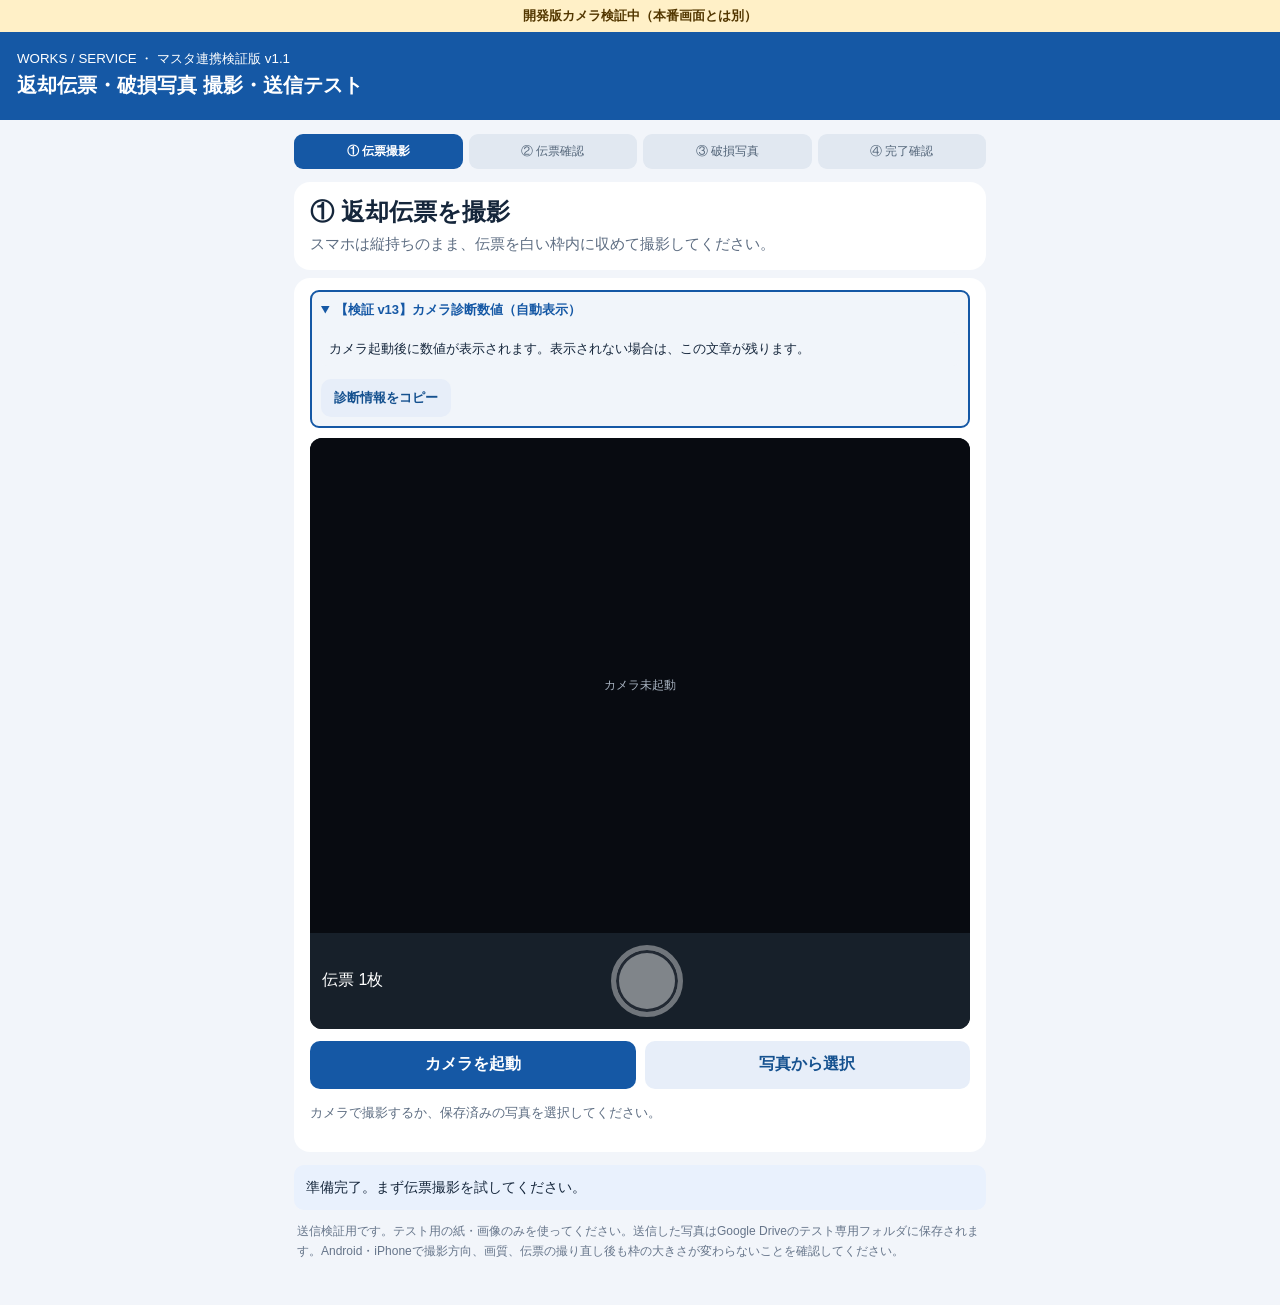
<file: damage-upload-test/camera-preview/index.html>
<!doctype html>
<html lang="ja"><head><meta charset="utf-8"><meta name="viewport" content="width=device-width, initial-scale=1, viewport-fit=cover"><meta name="theme-color" content="#1659a4"><title>WORKS 返却伝票＋破損写真 撮影テスト</title>
<style>
*{box-sizing:border-box}body{margin:0;background:#f2f5fa;color:#15263b;font-family:-apple-system,BlinkMacSystemFont,"Noto Sans JP",sans-serif}header{background:#1558a5;color:#fff;padding:17px}header h1{font-size:20px;margin:4px 0}main{max-width:720px;margin:auto;padding:14px}.card{background:white;border-radius:16px;padding:16px;margin-bottom:13px;box-shadow:0 2px 10px #1232 08}.steps{display:flex;gap:6px;justify-content:space-between;margin:0 0 13px}.steps span{font-size:12px;border-radius:9px;padding:9px 6px;text-align:center;flex:1;background:#e1e8f1;color:#536579}.steps span.current{background:#1558a5;color:white;font-weight:700}.muted{font-size:13px;color:#5d6d82;line-height:1.65}.line{display:flex;align-items:center;justify-content:space-between;gap:9px}.actions{display:flex;flex-wrap:wrap;gap:9px;margin-top:12px}.actions button{flex:1}button{border:0;border-radius:10px;background:#1558a5;color:white;font-size:16px;font-weight:700;min-height:48px;padding:10px 13px;cursor:pointer}button.secondary{background:#e7eef9;color:#15518f}button.warn{background:#fce8e8;color:#a52222}button:disabled{opacity:.45}.hidden{display:none!important}.view{background:#090d15;border-radius:12px;overflow:hidden}.viewport{position:relative;display:block;width:100%;height:0;padding-bottom:133.333333%;overflow:hidden;background:#080b11}.viewport.damage{padding-bottom:75%}.viewport.ticket-paper{padding-bottom:75%}.viewport.ticket-paper .ticket-guide{z-index:2;left:1.5%;right:1.5%;top:4.35%;bottom:4.35%}.viewport .hint{position:absolute;inset:0;display:flex;align-items:center;justify-content:center}.viewport video{display:block;position:absolute;top:50%;left:50%;width:100%;height:100%;object-fit:cover;object-position:center center;max-width:none;max-height:none;transform:translate(-50%,-50%)}.camera-actions{background:#17202a;color:white;padding:12px;display:flex;gap:9px;justify-content:space-between;align-items:center}.shutter{width:72px;height:72px;border-radius:50%;background:white;border:5px solid #ddd;box-shadow:inset 0 0 0 3px #303640;flex:0 0 72px}.camera-actions button.secondary{min-height:43px}.hint{color:#a9b4c2;font-size:12px;text-align:center;padding:12px}.status{padding:12px;border-radius:10px;background:#e9f1fd;font-size:14px;margin-top:10px;line-height:1.5}.status.error{background:#fff0f0;color:#ae2424}#ticketPreview{max-width:100%;max-height:48vh;display:block;margin:12px auto;object-fit:contain;border-radius:6px;background:#e3e8f1}.preview-frame{background:#e7edf5;border-radius:10px;padding:8px}.grid{display:grid;grid-template-columns:repeat(2,minmax(0,1fr));gap:10px;margin-top:12px}.photo{overflow:hidden;background:#ecf0f6;border-radius:10px}.photo img{display:block;width:100%;aspect-ratio:4/3;object-fit:cover}.photo>div{display:flex;align-items:center;justify-content:space-between;padding:7px;gap:5px}.photo button{font-size:13px;min-height:36px;padding:5px 9px}#gallery{margin-top:12px}.stats{font-size:14px;color:#52657c}dialog{width:94vw;max-width:780px;background:#131922;color:white;border:0;border-radius:12px;padding:12px}dialog::backdrop{background:#000c}dialog img{display:block;max-width:100%;max-height:74vh;object-fit:contain;margin:12px auto}footer{padding:12px 3px 30px;color:#66758a;font-size:12px;line-height:1.6}
.ticket-cover{position:absolute;inset:0;background:#17202a;display:flex;align-items:center;justify-content:center;padding:6px;z-index:3}.ticket-cover img{max-width:100%;max-height:100%;object-fit:contain;display:block}.ticket-confirm{margin:0;padding:0}#ticketCaptureStage>h2,#confirmStage>h2{margin:0 0 5px;line-height:1.35}#ticketCaptureStage>p.muted:first-of-type,#confirmStage>p.muted:first-of-type{font-size:15px;line-height:1.5;margin:0 0 12px}
/* iOS Safari: date input intrinsic width must not expand its card */
#completeStage,#completeStage>div,#completeStage label{min-width:0;max-width:100%}
#returnDate,#customerSearch{display:block;width:100%;min-width:0;max-width:100%;box-sizing:border-box;-webkit-appearance:none;appearance:none}

/* 伝票撮影の見出しと案内をコンパクトに */
#ticketStage>h2{margin:0 0 5px;line-height:1.35}
#ticketStage>p.muted{font-size:15px;line-height:1.5;margin:0 0 12px}
#stageHeading{padding:14px 16px;margin-bottom:8px}#stageHeading h2{margin:0 0 5px;line-height:1.35}#stageHeading p{font-size:15px;line-height:1.5;margin:0}#ticketCaptureStage>h2,#ticketCaptureStage>p.muted:first-of-type,#confirmStage>h2,#confirmStage>p.muted:first-of-type,#damageStage>h2,#damageStage>p.muted:first-of-type,#completeStage>h2{display:none}#ticketStage,#damageStage,#completeStage{padding-top:12px}
/* 伝票撮影専用の四隅ガイド。映像操作を妨げず、確認画面では非表示。 */
.ticket-guide{position:absolute;inset:1.5% 1.5%;z-index:2;pointer-events:none;display:none}
.ticket-guide.visible{display:block}
.ticket-guide .corner{position:absolute;width:32px;height:32px;border-color:#fff;border-style:solid;border-width:0;filter:drop-shadow(0 1px 3px #000b)}
.ticket-guide .tl{top:0;left:0;border-top-width:4px;border-left-width:4px;border-top-left-radius:4px}
.ticket-guide .tr{top:0;right:0;border-top-width:4px;border-right-width:4px;border-top-right-radius:4px}
.ticket-guide .bl{bottom:0;left:0;border-bottom-width:4px;border-left-width:4px;border-bottom-left-radius:4px}
.ticket-guide .br{bottom:0;right:0;border-bottom-width:4px;border-right-width:4px;border-bottom-right-radius:4px}
.ticket-guide-label{position:absolute;left:50%;bottom:4%;transform:translateX(-50%);width:max-content;max-width:96%;padding:6px 10px;border-radius:6px;background:#000a;color:white;font-size:13px;font-weight:700;text-align:center}
</style></head><body><div style="position:sticky;top:0;z-index:1000;background:#fff0c7;color:#533700;text-align:center;padding:7px;font-weight:700;font-size:13px">開発版カメラ検証中（本番画面とは別）</div>
<header><small>WORKS / SERVICE ・ マスタ連携検証版 v1.1</small><h1>返却伝票・破損写真 撮影・送信テスト</h1></header><main>
<div class="steps"><span id="step1" class="current">① 伝票撮影</span><span id="step2">② 伝票確認</span><span id="step3">③ 破損写真</span><span id="step4">④ 完了確認</span></div>
<div class="card" id="stageHeading" aria-live="polite"><h2 id="stageTitle">① 返却伝票を撮影</h2><p class="muted" id="stageDescription">スマホは縦持ちのまま、伝票を白い枠内に収めて撮影してください。</p></div>
<section class="card" id="ticketStage"><div id="ticketCaptureStage"><h2>① 返却伝票を撮影</h2><p class="muted">スマホは縦持ちのまま、伝票を白い枠内に収めて撮影してください。</p>
<details id="ticketDiagnostics" open style="margin:0 0 10px;font-size:13px;border:2px solid #1558a5;border-radius:9px;padding:9px;background:#f1f5fa"><summary style="cursor:pointer;color:#1558a5;font-weight:700">【検証 v13】カメラ診断数値（自動表示）</summary><pre id="ticketDiagnosticsText" style="white-space:pre-wrap;overflow-wrap:anywhere;background:#f1f5fa;padding:8px;border-radius:6px">カメラ起動後に数値が表示されます。表示されない場合は、この文章が残ります。</pre><button type="button" id="copyTicketDiagnostics" class="secondary" style="min-height:36px;font-size:13px">診断情報をコピー</button></details>
<div class="view"><div class="viewport ticket-paper"><canvas id="ticketLiveCanvas" aria-hidden="true" style="position:absolute;inset:0;width:100%;height:100%;display:none;z-index:1"></canvas><video id="ticketVideo" playsinline autoplay muted class="hidden"></video><div class="hint" id="ticketEmpty">カメラ未起動</div><div id="ticketGuide" class="ticket-guide" aria-hidden="true"><i class="corner tl"></i><i class="corner tr"></i><i class="corner bl"></i><i class="corner br"></i><span class="ticket-guide-label">伝票の四隅を枠に合わせて撮影してください</span></div><div id="ticketCover" class="ticket-cover hidden"><img id="ticketPreview" alt="回転後の返却伝票"></div></div><div class="camera-actions" id="ticketCameraActions"><span>伝票 1枚</span><button class="shutter" id="ticketShutter" aria-label="伝票撮影" disabled></button><span aria-hidden="true" style="min-width:48px"></span></div></div>
<div class="actions" id="ticketInputActions"><button id="ticketStart">カメラを起動</button><button id="ticketFileBtn" class="secondary">写真から選択</button></div><input type="file" id="ticketFile" accept="image/*" class="hidden">
<p class="muted" id="ticketHelp">カメラで撮影するか、保存済みの写真を選択してください。</p></div><div class="ticket-confirm hidden" id="confirmStage"><h2>② 伝票写真を確認</h2><p class="muted">写真の向きと伝票全体が写っていることを確認してください。</p><div class="preview-frame"><img id="ticketConfirmPreview" alt="撮影した返却伝票" style="display:block;max-width:100%;max-height:50vh;margin:auto;object-fit:contain"></div><div class="actions"><button id="turn" class="secondary">向きを反転</button></div><p style="text-align:center;font-weight:700">この伝票写真でよろしいですか？</p><div class="actions"><button id="retry" class="secondary">撮り直す</button><button id="accept">次へ進む</button></div></div></section>
<section class="card hidden" id="damageStage"><h2>③ 破損写真を連続撮影</h2><p class="muted">破損箇所を続けて撮影してください。最大49枚まで撮影できます。</p><div class="view"><div class="viewport damage"><canvas id="damageLiveCanvas" aria-hidden="true" style="position:absolute;inset:0;width:100%;height:100%;display:none;z-index:1"></canvas><video id="damageVideo" playsinline autoplay muted class="hidden"></video><div class="hint" id="damageEmpty">カメラ未起動</div></div><div class="camera-actions"><span>撮影 <b id="damageCount">0</b>/49</span><button class="shutter" id="damageShutter" aria-label="破損写真撮影" disabled></button><button id="zoomToggle" class="secondary" type="button" aria-pressed="false">1×</button><button id="finish" class="secondary">撮影を終了する</button></div></div><div class="actions"><button id="damageStart">連続撮影を開始</button><button class="secondary" id="damageFileBtn">写真から追加</button></div><input type="file" id="damageFiles" accept="image/*" multiple class="hidden">
<p class="muted" id="cameraDiagnostics">カメラ解像度：未確認</p><p class="stats" id="stats">破損写真 0枚 / 合計1枚</p><div class="actions"><button id="toggleGallery" class="secondary">撮影した写真を確認</button></div><div class="hidden" id="gallery"><div class="grid" id="photoGrid"></div></div></section>
<section class="card hidden" id="completeStage"><h2>④ 写真を送信</h2>
<div style="display:grid;gap:12px;margin:12px 0"><label>取引先検索（漢字・かな・カナ）<input id="customerSearch" type="search" autocomplete="off" placeholder="取引先名・かなで検索" style="width:100%;font-size:18px;padding:12px;border:1px solid #bcc9db;border-radius:9px"></label><div id="customerResults" style="max-height:230px;overflow:auto;border:1px solid #d4dce8;border-radius:10px;padding:5px"></div><div id="customerSelected" class="status">取引先未選択</div><button id="customerReload" class="secondary" type="button">取引先マスタを再読込</button><label>現場名（必須・略称OK）<input id="siteName" type="text" maxlength="60" autocomplete="off" placeholder="例：八潮解体" style="width:100%;font-size:18px;padding:12px;border:1px solid #bcc9db;border-radius:9px"></label><button id="siteUnknown" class="secondary" type="button">現場不明を入力</button><label>返却日<input id="returnDate" type="date" style="width:100%;font-size:18px;padding:12px;border:1px solid #bcc9db;border-radius:9px"></label></div>
<p class="muted">保存先：テストルート / 年 / 月 / 取引先名 / 返却日。取引先マスタから候補を選択してください。手入力しただけでは確定しません。</p><div style="font-size:45px;text-align:center">✅</div><p id="summary" style="text-align:center;font-weight:700"></p><p class="muted">送信ボタンを押した場合のみ、テスト専用Google Driveフォルダへ保存します。通信失敗時は自動再送しません。</p><div class="actions"><button id="uploadStart">指定フォルダへ写真を送信</button><button id="checkSaved" class="secondary" disabled>保存状況を確認</button></div>
<div id="uploadInfo" class="status">未送信。伝票1枚から順番に送信します。</div>
<div id="timingReport" class="status" style="white-space:pre-wrap">送信時間：未計測</div><div class="actions"><button id="backDamage" class="secondary">破損写真に戻る</button><button id="resetAll">最初からやり直す</button></div></section>
<div id="status" class="status" role="status">準備完了。まず伝票撮影を試してください。</div>
<footer>送信検証用です。テスト用の紙・画像のみを使ってください。送信した写真はGoogle Driveのテスト専用フォルダに保存されます。Android・iPhoneで撮影方向、画質、伝票の撮り直し後も枠の大きさが変わらないことを確認してください。</footer>
<dialog id="lightbox"><div class="line"><b id="lightboxTitle">写真</b><button class="secondary" id="closeLightbox">閉じる</button></div><img id="lightboxImage" alt="写真拡大"><div class="actions"><button id="saveImage" class="secondary">この写真を保存</button></div></dialog>
<script src="./camera-controller.js?v=19"></script>
<script>
(()=>{'use strict';
const $=id=>document.getElementById(id);
const camera=new WorksCameraController({videos:{ticket:$('ticketVideo'),damage:$('damageVideo')}});
let ticketSource=null,ticket=null,direction=1,photos=[],busy=false,galleryOpen=false,selected=null,damageZoom=1;
function message(m,error=false){$('status').textContent=m;$('status').className='status'+(error?' error':'')}
function setStep(n){const labels={1:['① 返却伝票を撮影','スマホは縦持ちのまま、伝票を白い枠内に収めて撮影してください。'],2:['② 伝票写真を確認','写真の向きと伝票全体が写っていることを確認してください。'],3:['③ 破損写真を撮影','破損箇所を続けて撮影してください。最大49枚まで撮影できます。'],4:['④ 写真を送信','取引先と返却日を確認して、写真を送信してください。']};$('stageTitle').textContent=labels[n][0];$('stageDescription').textContent=labels[n][1];$('ticketCaptureStage').classList.toggle('hidden',n!==1);$('ticketGuide').classList.toggle('visible',n===1&&camera.isLive('ticket'));$('ticketStage').classList.toggle('hidden',n>2);$('confirmStage').classList.toggle('hidden',n!==2);$('ticketCover').classList.toggle('hidden',n!==2);$('ticketCameraActions').classList.toggle('hidden',n===2);$('ticketInputActions').classList.toggle('hidden',n===2);$('ticketHelp').classList.toggle('hidden',n===2);$('damageStage').classList.toggle('hidden',n!==3);$('completeStage').classList.toggle('hidden',n!==4);for(let i=1;i<=4;i++)$('step'+i).classList.toggle('current',i===n)}
function setDamageZoom(value){damageZoom=value;camera.setZoom(value);$('zoomToggle').textContent=value===1?'1×':'2×';$('zoomToggle').setAttribute('aria-pressed',String(value===2))}
$('zoomToggle').onclick=()=>{setDamageZoom(damageZoom===1?2:1);message('破損写真：'+damageZoom+'倍で撮影します。')};
function stop(){camera.stop();['ticketVideo','damageVideo'].forEach(id=>$(id).classList.add('hidden'));$('ticketEmpty').classList.remove('hidden');$('damageEmpty').classList.remove('hidden');$('ticketShutter').disabled=true;$('damageShutter').disabled=true;$('ticketStart').classList.remove('hidden');$('ticketGuide').classList.remove('visible')}
let ticketStartCount=0;
let ticketDiagnosticTimer=null;
function recordTicketDiagnostics(label){
  const video=$('ticketVideo'),box=video.parentElement,rect=video.getBoundingClientRect(),frame=box.getBoundingClientRect();
  const style=getComputedStyle(video),track=camera.stream?.getVideoTracks()[0],settings=track?.getSettings?.()||{};
  $('ticketDiagnosticsText').textContent=[
    '状態: '+label+' / 伝票カメラ起動 '+ticketStartCount+'回目',
    '映像: '+video.videoWidth+' × '+video.videoHeight,
    'トラック: '+(settings.width||'?')+' × '+(settings.height||'?')+' / '+(settings.aspectRatio||'?'),
    '撮影枠: '+frame.width.toFixed(1)+' × '+frame.height.toFixed(1),
    'video表示: '+rect.width.toFixed(1)+' × '+rect.height.toFixed(1),
    'プレビュー: 共通Canvas（撮影画像と同じ中央4:3切り取り）',
    'CSS: object-fit='+style.objectFit+' / width='+style.width+' / height='+style.height,
    '表示倍率: '+style.transform,
    '映像状態: '+video.readyState+' / '+(video.paused?'停止':'再生中'),
    '端末: '+navigator.userAgent
  ].join('\n');
}
$('copyTicketDiagnostics').onclick=()=>{const value=$('ticketDiagnosticsText').textContent;if(navigator.clipboard?.writeText){navigator.clipboard.writeText(value).then(()=>message('診断情報をコピーしました。')).catch(()=>message('診断情報を選択してコピーしてください。'))}else{message('診断情報を選択してコピーしてください。')}};
async function start(kind){
  stop();if(kind==='damage')setDamageZoom(1);
  try{
    const started=await camera.start(kind);if(!started)return;
    const video=camera.video(kind);
    if(kind==='damage'){const track=camera.stream.getVideoTracks()[0],settings=track?.getSettings?.()||{};$('cameraDiagnostics').textContent='カメラ映像：'+video.videoWidth+'×'+video.videoHeight+' px ／ 実取得：'+(settings.width||'?')+'×'+(settings.height||'?')+' px ／ JPEG品質95%';}
    video.classList.remove('hidden');$(kind==='ticket'?'ticketEmpty':'damageEmpty').classList.add('hidden');$(kind==='ticket'?'ticketShutter':'damageShutter').disabled=false;
    if(kind==='ticket'){$('ticketStart').classList.add('hidden');$('ticketGuide').classList.add('visible')}
    camera.layout();
    camera.startPreview(kind,$(kind==='ticket'?'ticketLiveCanvas':'damageLiveCanvas'));
    if(kind==='ticket'){ticketStartCount++;recordTicketDiagnostics('起動直後');clearTimeout(ticketDiagnosticTimer);ticketDiagnosticTimer=setTimeout(()=>recordTicketDiagnostics('起動1秒後'),1000);}
    message(kind==='ticket'?'伝票を白い枠内に収めて撮影してください。':'連続撮影できます。');
  }catch(e){stop();message('カメラ起動失敗: '+(e.message||e.name||'不明')+'。アクセス許可を確認してください。',true)}
}
function jpeg(canvas){return new Promise((resolve,reject)=>canvas.toBlob(b=>b?resolve(b):reject(Error('JPEG変換に失敗しました')),'image/jpeg',.95))}
function makeShot(blob,w,h){return{blob,url:URL.createObjectURL(blob),w,h}}
async function fromVideo(kind){const shot=await camera.capture(kind);return makeShot(shot.blob,shot.width,shot.height)}
async function fromFile(file){const bitmap=await createImageBitmap(file);try{const scale=Math.min(1,2400/Math.max(bitmap.width,bitmap.height));const c=document.createElement('canvas');c.width=Math.max(1,Math.round(bitmap.width*scale));c.height=Math.max(1,Math.round(bitmap.height*scale));c.getContext('2d',{alpha:false}).drawImage(bitmap,0,0,c.width,c.height);const b=await jpeg(c),out=makeShot(b,c.width,c.height);c.width=c.height=0;return out}finally{bitmap.close()}}
function discard(s){if(s)URL.revokeObjectURL(s.url)}
async function rotateTicket(){if(!ticketSource)return;const b=await createImageBitmap(ticketSource.blob);try{const c=document.createElement('canvas');const portrait=b.height>b.width;c.width=portrait?b.height:b.width;c.height=portrait?b.width:b.height;const ctx=c.getContext('2d',{alpha:false});ctx.translate(c.width/2,c.height/2);ctx.rotate(portrait?direction*Math.PI/2:(direction===1?0:Math.PI));ctx.drawImage(b,-b.width/2,-b.height/2);discard(ticket);ticket=makeShot(await jpeg(c),c.width,c.height);$('ticketPreview').src=ticket.url;$('ticketConfirmPreview').src=ticket.url;c.width=c.height=0}finally{b.close()}}
async function setTicket(s){if(camera.isLive('ticket')){$('ticketShutter').disabled=true}else{stop()}discard(ticketSource);discard(ticket);ticketSource=s;ticket=null;direction=1;await rotateTicket();setStep(2);message('写真の向きと伝票全体が写っていることを確認してください。')}
async function task(fn){if(busy)return;busy=true;try{await fn()}catch(e){message('処理エラー: '+e.message,true)}finally{busy=false;refresh()}}
function refresh(){$('damageCount').textContent=photos.length;$('stats').textContent='破損写真 '+photos.length+'枚 / 合計 '+(photos.length+(ticket?1:0))+'枚 ・ 圧縮後 '+((photos.reduce((s,p)=>s+p.blob.size,0)+(ticket?.blob.size||0))/1048576).toFixed(1)+' MB';$('damageShutter').disabled=busy||!camera.isLive('damage')||photos.length>=49;$('damageFileBtn').disabled=photos.length>=49;if(galleryOpen)render()}
function render(){const grid=$('photoGrid');grid.replaceChildren();photos.forEach((s,i)=>{const box=document.createElement('div');box.className='photo';const img=document.createElement('img');img.src=s.url;img.loading='lazy';img.alt='破損写真 '+(i+1);img.onclick=()=>openPhoto(i);const foot=document.createElement('div');const label=document.createElement('span');label.textContent='写真'+(i+1);const btn=document.createElement('button');btn.className='warn';btn.textContent='削除';btn.onclick=()=>{if(!confirm('写真'+(i+1)+'を削除しますか？'))return;discard(s);photos.splice(i,1);refresh()};foot.append(label,btn);box.append(img,foot);grid.append(box)})}
function openPhoto(i){selected=i;$('lightboxImage').src=photos[i].url;$('lightboxTitle').textContent='写真 '+(i+1)+'（'+photos[i].w+'×'+photos[i].h+'）';$('lightbox').showModal()}
$('ticketStart').onclick=()=>start('ticket');$('ticketShutter').onclick=()=>task(async()=>setTicket(await fromVideo('ticket')));
$('ticketFileBtn').onclick=()=>$('ticketFile').click();$('ticketFile').onchange=e=>task(async()=>{const f=e.target.files?.[0];if(f)await setTicket(await fromFile(f));e.target.value=''});
$('turn').onclick=()=>task(async()=>{direction*=-1;await rotateTicket()});
$('retry').onclick=()=>{discard(ticketSource);discard(ticket);ticketSource=ticket=null;setStep(1);if(camera.isLive('ticket')){$('ticketVideo').classList.remove('hidden');$('ticketEmpty').classList.add('hidden');$('ticketShutter').disabled=false;$('ticketStart').classList.add('hidden');message('伝票を撮り直してください。')}else{stop();message('伝票を撮り直してください。「カメラを起動」を押してください。')}};
$('accept').onclick=()=>{stop();setStep(3);message('伝票確定。破損写真の連続撮影へ進んでください。')};
$('damageStart').onclick=()=>start('damage');
$('damageShutter').onclick=()=>task(async()=>{if(photos.length>=49)return;photos.push(await fromVideo('damage'));message(photos.length+'枚撮影しました。続けて撮影できます。')});
$('damageFileBtn').onclick=()=>$('damageFiles').click();$('damageFiles').onchange=e=>task(async()=>{const files=Array.from(e.target.files||[]);let added=0;for(const file of files){if(photos.length>=49)break;photos.push(await fromFile(file));added++}e.target.value='';message(added+'枚追加しました。')});
$('toggleGallery').onclick=()=>{galleryOpen=!galleryOpen;$('gallery').classList.toggle('hidden',!galleryOpen);$('toggleGallery').textContent=galleryOpen?'写真一覧を閉じる':'撮影した写真を確認';refresh()};
$('finish').onclick=()=>{stop();setStep(4);$('summary').textContent='伝票 1枚 ＋ 破損写真 '+photos.length+'枚（合計 '+(1+photos.length)+'枚）';message('撮影が完了しました。送信内容を確認してください。')};
$('backDamage').onclick=()=>{setStep(3);message('破損写真の撮影を再開できます。')};
$('resetAll').onclick=()=>{clearTimeout(ticketDiagnosticTimer);stop();discard(ticketSource);discard(ticket);photos.forEach(discard);ticketSource=ticket=null;photos=[];setDamageZoom(1);phaseTimes=null;gasBatchMetrics=[];uploadAttempted=false;$('timingReport').textContent='送信時間：未計測';uploadSession=null;uploadToken=null;uploadNext=0;$('customerSearch').disabled=false;$('returnDate').disabled=false;$('siteName').disabled=false;$('siteName').value='';$('uploadStart').disabled=false;$('uploadStart').textContent='指定フォルダへ写真を送信';$('checkSaved').disabled=true;uploadMsg('未送信');selectedCustomer=null;$('customerSearch').value='';$('customerSelected').textContent='取引先未選択';renderCustomers();galleryOpen=false;$('gallery').classList.add('hidden');setStep(1);refresh();message('最初から撮影できます。')};
$('closeLightbox').onclick=()=>$('lightbox').close();$('lightbox').addEventListener('close',()=>{$('lightboxImage').removeAttribute('src');selected=null});
$('saveImage').onclick=()=>{if(selected===null)return;const a=document.createElement('a');a.href=photos[selected].url;a.download='works-damage-test-'+String(selected+1).padStart(2,'0')+'.jpg';a.click()};
// 送信テスト: 撮影コードv0.7を維持し、POST保存のみ追加
const UPLOAD_GAS='https://script.google.com/macros/s/AKfycbwJOcM-09S51ItbVrodWIcqE_2e11YaBD8-wvXPoNRBH0li1-UeCOKujMzFxVeINrgiaA/exec';
let uploadSession=null,uploadToken=null,uploadRunning=false,uploadNext=0;
let customers=[],selectedCustomer=null;
$('returnDate').value=new Date(Date.now()+9*3600000).toISOString().slice(0,10);
$('siteUnknown').onclick=()=>{$('siteName').value='現場不明';$('siteName').focus()};
const uploadInfo=$('uploadInfo');
let uploadAttempted=false;
const activeSaveMethod='driveApi';
let phaseTimes=null;
let gasBatchMetrics=[];
function showTiming(){
  if(!phaseTimes)return;
  const p=phaseTimes;
  const fmt=n=>(n/1000).toFixed(2)+'秒';
  const other=Math.max(0,p.total-p.folder-p.upload-p.verify-p.resume);
  const sum=k=>gasBatchMetrics.reduce((n,r)=>n+(r.metrics?.[k]||0),0);
  const server=gasBatchMetrics.reduce((n,r)=>n+(r.serverMs||0),0);
  const gasOther=sum('otherMs');
  const transit=Math.max(0,p.network-server);
  $('timingReport').textContent=
    '今回の送信計測（'+(activeSaveMethod==='driveApi'?'Drive API v3':'DriveApp')+'／ボタンを押してから）\n'+
    'フォルダ準備：'+fmt(p.folder)+'\n'+
    '写真変換・通信・保存：'+fmt(p.upload)+'（うち画像準備：'+fmt(p.prepare)+'／通信＋GAS：'+fmt(p.network)+'）\n'+
    '保存状況の最終確認：'+fmt(p.verify)+'\n'+
    (p.resume?'再開前の保存照会：'+fmt(p.resume)+'\n':'')+
    'その他の画面処理：約'+fmt(other)+'\n'+
    '合計：'+fmt(p.total)+(p.failed?'（途中でエラー）':'')+'\n\n'+
    '【GAS内部の内訳（送信'+gasBatchMetrics.length+'回分）】\n'+
    'Base64デコード：'+fmt(sum('decodeMs'))+'\n'+
    'フォルダ検証：'+fmt(sum('folderMs'))+'\n'+
    'ロック待ち：'+fmt(sum('lockMs'))+'\n'+
    '重複確認：'+fmt(sum('lookupMs'))+'\n'+
    'Drive書き込み：'+fmt(sum('writeMs'))+'\n'+
    'GASその他：約'+fmt(gasOther)+'\n'+
    'GAS処理合計：'+fmt(server)+'\n'+
    '通信・GAS起動・応答等の差分：約'+fmt(transit)+'\n'+
    '※差分には通信以外の待機時間も含まれます。';
}
function normalizeCustomer(s){
  return String(s||'').normalize('NFKC').toLowerCase().replace(/[\s　・･.．]/g,'').replace(/[ぁ-ゖ]/g,c=>String.fromCharCode(c.charCodeAt(0)+96));
}
function renderCustomers(){
  const target=$('customerResults');target.replaceChildren();
  const query=normalizeCustomer($('customerSearch').value);
  if(!customers.length){target.textContent='マスタを読み込んでいます…';return}
  if(!query){target.textContent='取引先名・かなを入力すると候補が表示されます';return}
  const found=customers.filter(c=>[c.name,c.short,c.kana].some(v=>normalizeCustomer(v).includes(query))).slice(0,30);
  if(!found.length){target.textContent='該当する取引先がありません';return}
  found.forEach(c=>{
    const btn=document.createElement('button');btn.type='button';btn.className='secondary';
    btn.style.cssText='display:block;width:100%;text-align:left;margin:3px 0;font-size:15px';
    btn.textContent=c.short||c.name;
    btn.onclick=()=>{selectedCustomer=c.short||c.name;$('customerSearch').value=c.short||c.name;$('customerSelected').textContent='選択中：'+(c.short||c.name);renderCustomers()};
    target.append(btn);
  });
}
async function loadCustomers(){
  $('customerResults').textContent='マスタ読込中…';
  try{const r=await api({action:'customers'});customers=r.customers||[];renderCustomers()}
  catch(e){$('customerResults').textContent='マスタ読込失敗：'+e.message+'（GASの再デプロイを確認）'}
}
$('customerSearch').oninput=()=>{selectedCustomer=null;$('customerSelected').textContent='取引先未選択';renderCustomers()};
$('customerReload').onclick=loadCustomers;

function uploadMsg(t){uploadInfo.textContent=t}
async function api(payload){
  const response=await fetch(UPLOAD_GAS,{method:'POST',headers:{'Content-Type':'text/plain'},body:JSON.stringify(payload)});
  const data=await response.json();
  if(!response.ok||!data.ok)throw Error(data.error||'サーバー応答エラー');
  return data;
}
function base64Of(blob){
  return new Promise((resolve,reject)=>{const reader=new FileReader();reader.onerror=()=>reject(Error('画像の読み込み失敗'));reader.onload=()=>resolve(String(reader.result).split(',')[1]);reader.readAsDataURL(blob)});
}
async function smallEnough(blob){
  if(blob.size<=5*1024*1024)return blob;
  const bitmap=await createImageBitmap(blob);
  try{
    const c=document.createElement('canvas'),scale=Math.min(1,2000/Math.max(bitmap.width,bitmap.height));
    c.width=Math.round(bitmap.width*scale);c.height=Math.round(bitmap.height*scale);
    c.getContext('2d').drawImage(bitmap,0,0,c.width,c.height);
    const b=await new Promise((resolve,reject)=>c.toBlob(x=>x?resolve(x):reject(Error('圧縮失敗')),'image/jpeg',.72));
    c.width=c.height=0;
    if(b.size>5*1024*1024)throw Error('写真が5MBを超えています');
    return b;
  }finally{bitmap.close()}
}
$('uploadStart').onclick=async()=>{
  if(uploadRunning||!ticket)return;
  const started=performance.now();phaseTimes={folder:0,upload:0,prepare:0,network:0,verify:0,resume:0,total:0,failed:false};gasBatchMetrics=[];uploadRunning=true;$('uploadStart').disabled=true;$('backDamage').disabled=true;$('resetAll').disabled=true;
  try{
    if(!uploadSession){
      uploadMsg('テスト用フォルダを作成中…');
      const customer=selectedCustomer,returnDate=$('returnDate').value,siteName=$('siteName').value.trim();
      if(!customer||!returnDate)throw Error('取引先を候補から選択し、返却日を入力してください');
      if(!siteName)throw Error('現場名を入力するか「現場不明」を押してください');
      const folderStart=performance.now();
      let start;
      try{start=await api({action:'organizedStart',customer,returnDate,siteName})}
      finally{phaseTimes.folder+=performance.now()-folderStart}
      uploadSession=start.sessionId;uploadToken=start.token;uploadNext=0;$('customerSearch').disabled=true;$('returnDate').disabled=true;$('siteName').disabled=true;$('checkSaved').disabled=false;
    }
    const images=[ticket,...photos];
    let savedBefore=new Set();
    if(uploadAttempted){
      const resumeStart=performance.now();
      const before=await api({action:'organizedStatus',sessionId:uploadSession,token:uploadToken,siteName:$('siteName').value.trim()});
      phaseTimes.resume+=performance.now()-resumeStart;
      savedBefore=new Set(before.saved.map(x=>x.index));
    }
    uploadAttempted=true;
    let error=null,done=savedBefore.size;
    const uploadStartTime=performance.now();
    const maxBatchBytes=4*1024*1024;
    for(let i=0;i<images.length;){
      if(savedBefore.has(i)){i++;continue}
      const batch=[];
      let batchBytes=0;
      while(i<images.length&&batch.length<10){
        if(savedBefore.has(i)){i++;continue}
        const blob=await smallEnough(images[i].blob);
        if(batch.length&&batchBytes+blob.size>maxBatchBytes)break;
        if(blob.size>maxBatchBytes){
          // 4MiB超は従来の単写真APIへフォールバック（上限5MiB）。
          batch.push({index:i,blob,single:true});i++;break
        }
        batch.push({index:i,blob});batchBytes+=blob.size;i++;
      }
      if(error)break;
      if(!batch.length)break;
      uploadMsg('まとめて送信中：'+done+' / '+images.length+'枚完了（今回'+batch.length+'枚）\n※エラー時は自動再送しません');
      try{
        const payload=[];
        const prepStart=performance.now();
        for(const p of batch)payload.push({index:p.index,base64:await base64Of(p.blob),expectedBytes:p.blob.size});
        phaseTimes.prepare+=performance.now()-prepStart;
        const networkStart=performance.now();
        if(batch[0].single){
          const result=await api({action:'organizedUpload',sessionId:uploadSession,token:uploadToken,siteName:$('siteName').value.trim(),...payload[0]});
          gasBatchMetrics.push(result);
          done++;
        }else{
          const result=await api({action:'organizedBatchUpload',sessionId:uploadSession,token:uploadToken,siteName:$('siteName').value.trim(),photos:payload,saveMethod:activeSaveMethod});
          gasBatchMetrics.push(result);
          done+=result.saved.length;
        }
        phaseTimes.network+=performance.now()-networkStart;
      }catch(e){if(typeof networkStart!=='undefined')phaseTimes.network+=performance.now()-networkStart;error=e.message;break}
    }
    phaseTimes.upload=performance.now()-uploadStartTime;
    const verifyStart=performance.now();
    let status;
    try{status=await api({action:'organizedStatus',sessionId:uploadSession,token:uploadToken,siteName:$('siteName').value.trim()})}
    finally{phaseTimes.verify+=performance.now()-verifyStart}
    const saved=new Set(status.saved.map(x=>x.index));
    let next=0;while(next<images.length&&saved.has(next))next++;
    uploadNext=next;
    if(error||images.some((_,i)=>!saved.has(i))){
      $('uploadStart').disabled=false;$('uploadStart').textContent='未保存分を手動で送信';
      uploadMsg('保存確認：'+status.saved.length+' / '+images.length+'枚\n'+(error?'送信エラー：'+error+'\n':'')+'未保存分はボタンで手動再開してください。\n'+status.folderUrl);
    }else{
      uploadMsg('保存完了：'+status.saved.length+'枚\nフォルダURL：'+status.folderUrl);
      $('uploadStart').textContent='保存完了';$('uploadStart').disabled=true;
    }
  }catch(e){
    phaseTimes.failed=true;
    uploadMsg('送信結果を確認できません：'+e.message+'\n「保存状況を確認」でDrive側の結果を確認してください。自動再送はしません。');
  }finally{phaseTimes.total=performance.now()-started;showTiming();uploadRunning=false;$('backDamage').disabled=false;$('resetAll').disabled=false}
};
$('checkSaved').onclick=async()=>{
  if(!uploadSession||uploadRunning)return;
  try{
    const r=await api({action:'organizedStatus',sessionId:uploadSession,token:uploadToken,siteName:$('siteName').value.trim()});
    const saved=new Set(r.saved.map(x=>x.index));
    const total=1+photos.length;
    uploadMsg('Drive保存確認：'+r.saved.length+' / '+total+'枚\n'+r.folderUrl+'\n保存済み番号：'+r.saved.map(x=>x.index).join(', '));
    let next=0;while(next<total&&saved.has(next))next++;
    uploadNext=next;
    if(next<total){$('uploadStart').disabled=false;$('uploadStart').textContent='未保存分を手動で送信';}
    else{$('uploadStart').disabled=true;$('uploadStart').textContent='保存完了';}
  }catch(e){uploadMsg('保存状況の照会に失敗：'+e.message)}
};
window.addEventListener('pagehide',stop);window.addEventListener('resize',()=>{if(camera.active)camera.layout()});refresh();loadCustomers();
})();
</script></main></body></html>
</file>
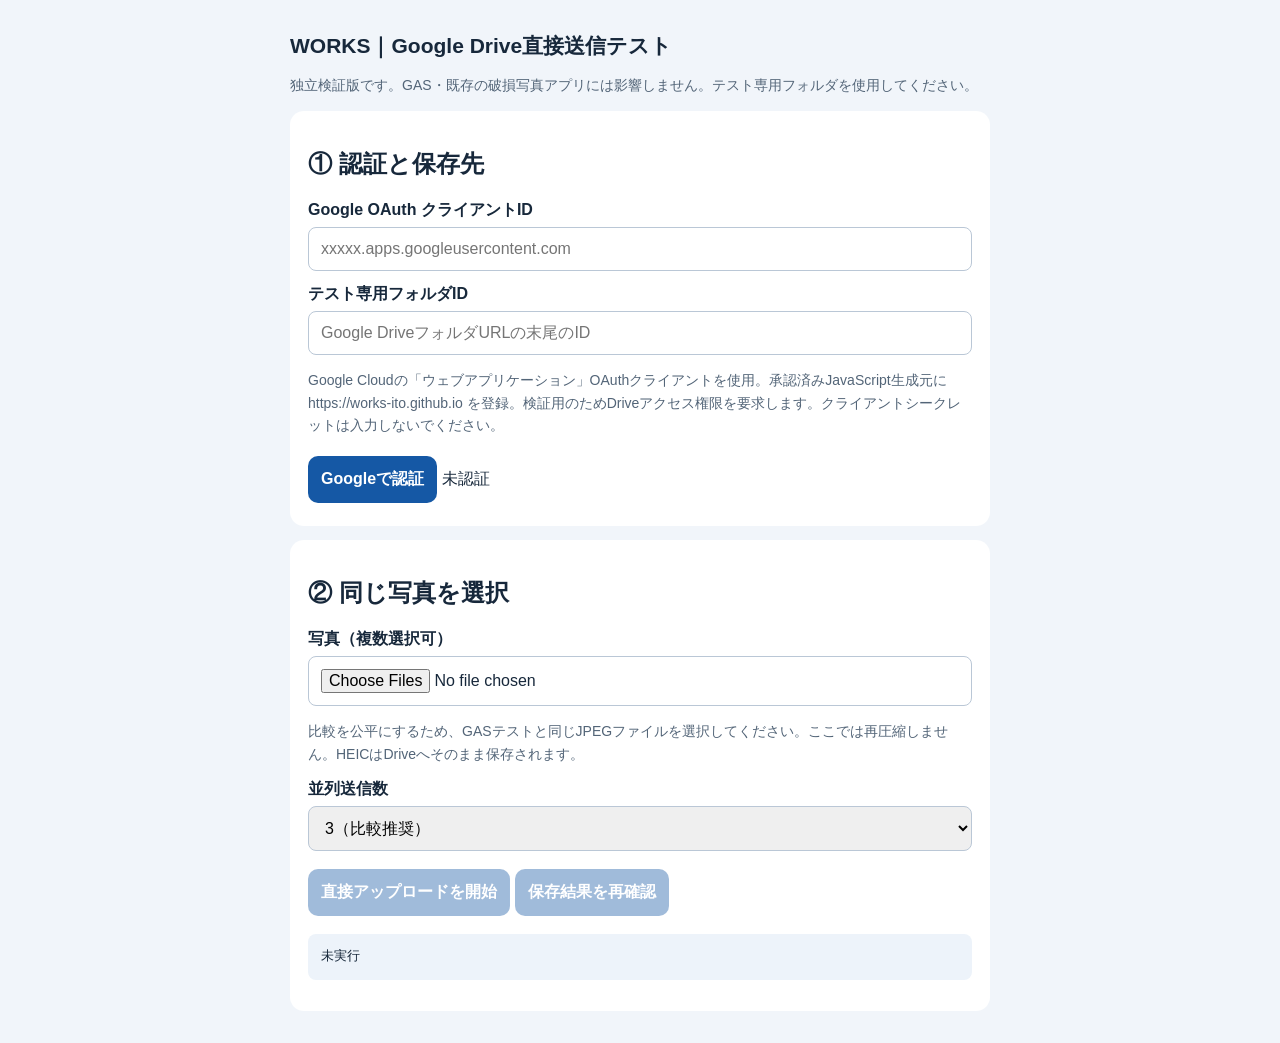
<file: damage-upload-test/drive-direct-benchmark/index.html>
<!doctype html>
<html lang="ja"><head><meta charset="utf-8"><meta name="viewport" content="width=device-width,initial-scale=1">
<title>WORKS Drive直接送信 速度検証</title>
<style>body{font-family:-apple-system,BlinkMacSystemFont,"Noto Sans JP",sans-serif;background:#f1f5fa;color:#17283b;margin:0}main{max-width:700px;margin:auto;padding:18px}section{background:#fff;border-radius:14px;padding:18px;margin:14px 0}h1{font-size:21px}label{display:block;margin:13px 0;font-weight:600}input,select{display:block;width:100%;box-sizing:border-box;padding:12px;font-size:16px;margin-top:6px;border:1px solid #bac7d6;border-radius:8px}button{background:#1558a5;color:white;border:0;border-radius:10px;padding:13px;font-size:16px;font-weight:700;margin:5px 5px 5px 0}button:disabled{opacity:.4}.muted{color:#536578;font-size:14px;line-height:1.6}pre{white-space:pre-wrap;word-break:break-word;background:#edf3fa;padding:13px;border-radius:8px;line-height:1.5}strong{color:#1558a5}</style>
<script src="https://accounts.google.com/gsi/client" async defer></script></head>
<body><main><h1>WORKS｜Google Drive直接送信テスト</h1>
<p class="muted">独立検証版です。GAS・既存の破損写真アプリには影響しません。テスト専用フォルダを使用してください。</p>
<section><h2>① 認証と保存先</h2>
<label>Google OAuth クライアントID<input id="client" placeholder="xxxxx.apps.googleusercontent.com" autocomplete="off"></label>
<label>テスト専用フォルダID<input id="folder" placeholder="Google DriveフォルダURLの末尾のID" autocomplete="off"></label>
<p class="muted">Google Cloudの「ウェブアプリケーション」OAuthクライアントを使用。承認済みJavaScript生成元に https://works-ito.github.io を登録。検証用のためDriveアクセス権限を要求します。クライアントシークレットは入力しないでください。</p>
<button id="auth">Googleで認証</button><span id="authState">未認証</span></section>
<section><h2>② 同じ写真を選択</h2><label>写真（複数選択可）<input id="files" type="file" accept="image/jpeg,image/png,image/heic,image/heif,image/*" multiple></label>
<p class="muted">比較を公平にするため、GASテストと同じJPEGファイルを選択してください。ここでは再圧縮しません。HEICはDriveへそのまま保存されます。</p>
<label>並列送信数<select id="parallel"><option value="1">1（順次送信）</option><option value="2">2</option><option value="3" selected>3（比較推奨）</option></select></label>
<button id="start" disabled>直接アップロードを開始</button><button id="verify" disabled>保存結果を再確認</button><pre id="report">未実行</pre></section></main>
<script>
(()=>{'use strict';
const $=id=>document.getElementById(id),state={token:null,files:[],uploaded:[],busy:false,started:0};
const report=t=>$('report').textContent=t;
const apiBase='https://www.googleapis.com/drive/v3/files';
const scope='https://www.googleapis.com/auth/drive';
function tokenClient(){if(!window.google?.accounts?.oauth2)throw Error('Google認証ライブラリが未読み込みです');const clientId=$('client').value.trim();if(!/^[\w-]+\.apps\.googleusercontent\.com$/.test(clientId))throw Error('OAuthクライアントIDを確認してください');return google.accounts.oauth2.initTokenClient({client_id:clientId,scope,callback:r=>{if(r.error){$('authState').textContent='認証エラー: '+r.error;return}state.token=r.access_token;$('authState').textContent='認証済み';$('start').disabled=false;}})}
$('auth').onclick=()=>{try{tokenClient().requestAccessToken({prompt:'consent'})}catch(e){report(e.message)}};
function checkFolder(){const id=$('folder').value.trim();if(!/^[A-Za-z0-9_-]{10,128}$/.test(id))throw Error('テスト用フォルダIDが不正です');return id}
function safeName(name,i){return 'DIRECT_TEST_'+new Date().toISOString().replace(/[:.]/g,'-')+'_'+String(i).padStart(3,'0')+'_'+name.replace(/[^\w.\-\u3040-\u30ff\u3400-\u9fff]/g,'_').slice(-70)}
async function jsonResponse(response){const raw=await response.text();let body;try{body=JSON.parse(raw)}catch{body={message:raw.slice(0,200)}}if(!response.ok)throw Error('HTTP '+response.status+': '+(body.error?.message||body.message||'APIエラー'));return body}
async function uploadOne(file,index,folder){const metadata={name:safeName(file.name,index),parents:[folder],mimeType:file.type||'application/octet-stream'};const boundary='works_'+Math.random().toString(36).slice(2);const prefix='--'+boundary+'\r\nContent-Type: application/json; charset=UTF-8\r\n\r\n'+JSON.stringify(metadata)+'\r\n--'+boundary+'\r\nContent-Type: '+(file.type||'application/octet-stream')+'\r\n\r\n';const suffix='\r\n--'+boundary+'--';const body=new Blob([prefix,file,suffix],{type:'multipart/related; boundary='+boundary});const response=await fetch('https://www.googleapis.com/upload/drive/v3/files?uploadType=multipart&fields=id,name,size,mimeType,parents&supportsAllDrives=true',{method:'POST',headers:{Authorization:'Bearer '+state.token,'Content-Type':'multipart/related; boundary='+boundary},body});const result=await jsonResponse(response);if(Number(result.size)!==file.size)throw Error('保存容量不一致: '+file.name);return {index,id:result.id,name:result.name,size:Number(result.size),ms:performance.now()-state.started}}
async function verify(){let ok=0,errors=[];for(const f of state.uploaded){try{const r=await fetch(apiBase+'/'+encodeURIComponent(f.id)+'?fields=id,name,size,parents&supportsAllDrives=true',{headers:{Authorization:'Bearer '+state.token}});const d=await jsonResponse(r);if(Number(d.size)!==f.size||!d.parents?.includes(checkFolder()))throw Error('サイズまたは保存先が一致しません');ok++}catch(e){errors.push(f.index+': '+e.message)}}return {ok,errors}}
$('start').onclick=async()=>{if(state.busy)return;let folder;try{folder=checkFolder();if(!state.token)throw Error('認証してください');state.files=[...$('files').files];if(!state.files.length)throw Error('写真を選択してください');if(state.files.length>50)throw Error('最大50枚まで');}catch(e){report(e.message);return}
state.busy=true;state.uploaded=[];$('start').disabled=true;$('verify').disabled=true;state.started=performance.now();let next=0,failures=[];const concurrency=Number($('parallel').value);report('送信開始：'+state.files.length+'枚 / 並列'+concurrency);
async function worker(){while(next<state.files.length){const i=next++;try{const result=await uploadOne(state.files[i],i,folder);state.uploaded.push(result)}catch(e){failures.push({index:i,error:e.message})}report('送信中：'+state.uploaded.length+'/'+state.files.length+'枚\nエラー：'+failures.length+'件\n経過：'+((performance.now()-state.started)/1000).toFixed(2)+'秒')}}
await Promise.all(Array.from({length:Math.min(concurrency,state.files.length)},()=>worker()));const sendMs=performance.now()-state.started;report('送信終了。Drive側の保存を検証中…');const checked=await verify();const totalMs=performance.now()-state.started;report('選択：'+state.files.length+'枚\n保存API成功：'+state.uploaded.length+'枚\n保存照合成功：'+checked.ok+'枚\n送信時間：'+(sendMs/1000).toFixed(2)+'秒\n照合込み合計：'+(totalMs/1000).toFixed(2)+'秒\n失敗：'+failures.length+'件\n照合エラー：'+checked.errors.length+'件\n'+failures.map(x=>'写真'+x.index+': '+x.error).concat(checked.errors).join('\n'));state.busy=false;$('start').disabled=false;$('verify').disabled=!state.uploaded.length};
$('verify').onclick=async()=>{if(state.busy)return;try{const checked=await verify();report($('report').textContent+'\n再確認：'+checked.ok+'/'+state.uploaded.length+'枚 '+checked.errors.join('; '))}catch(e){report('照合エラー：'+e.message)}};
})();
</script></body></html>
</file>
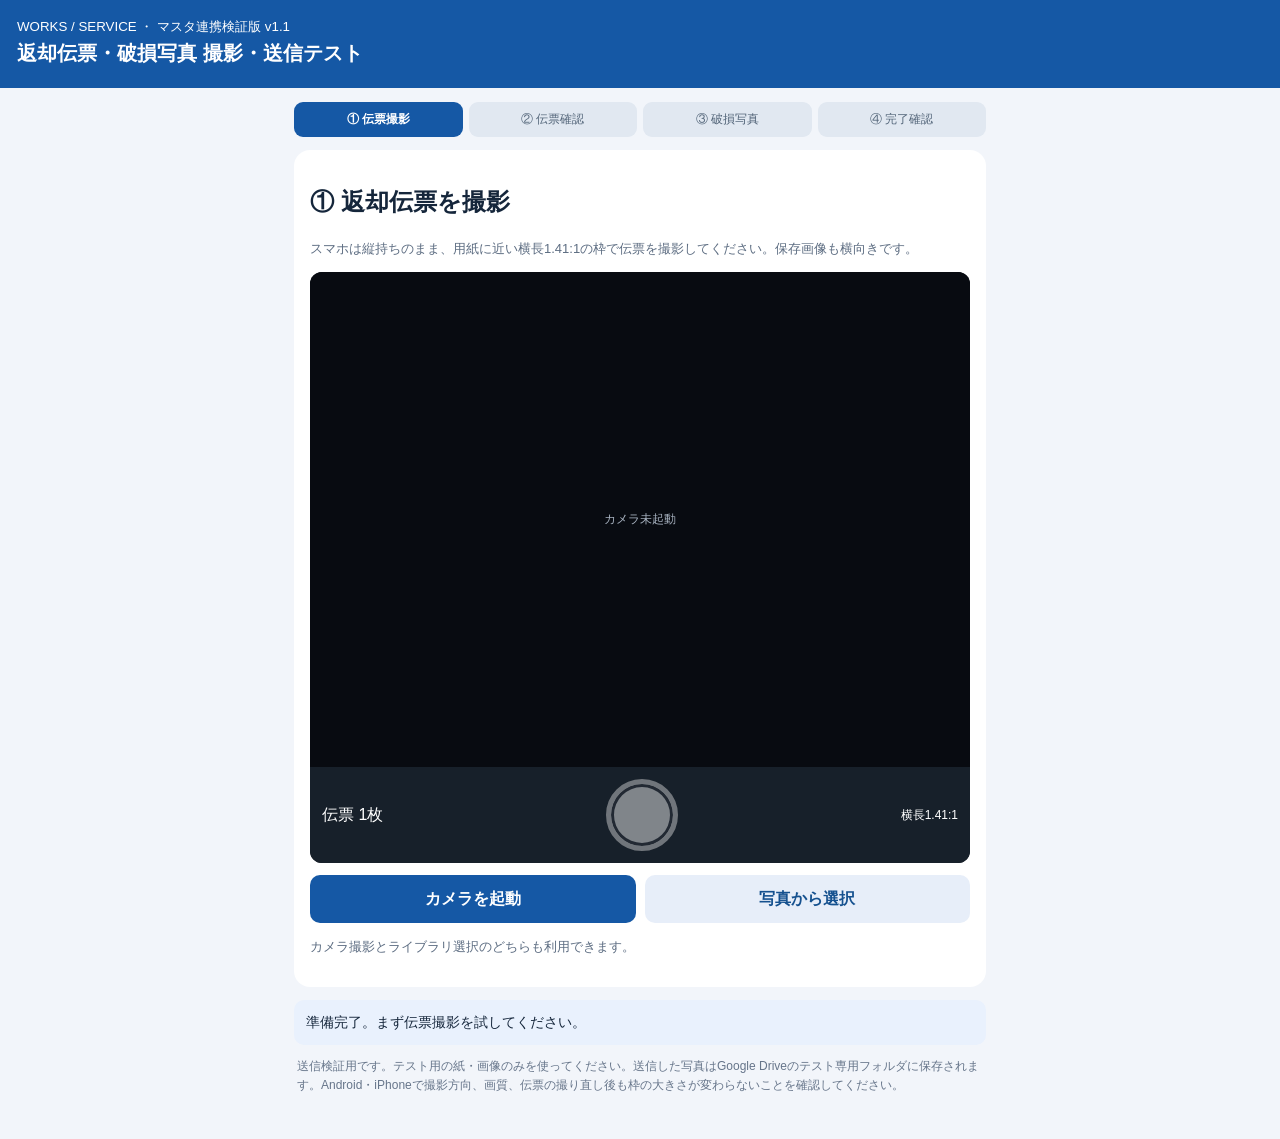
<file: damage-upload-test/camera-organized.html>
<!doctype html>
<html lang="ja"><head><meta charset="utf-8"><meta name="viewport" content="width=device-width, initial-scale=1, viewport-fit=cover"><meta name="theme-color" content="#1659a4"><title>WORKS 返却伝票＋破損写真 撮影テスト</title>
<style>
*{box-sizing:border-box}body{margin:0;background:#f2f5fa;color:#15263b;font-family:-apple-system,BlinkMacSystemFont,"Noto Sans JP",sans-serif}header{background:#1558a5;color:#fff;padding:17px}header h1{font-size:20px;margin:4px 0}main{max-width:720px;margin:auto;padding:14px}.card{background:white;border-radius:16px;padding:16px;margin-bottom:13px;box-shadow:0 2px 10px #1232 08}.steps{display:flex;gap:6px;justify-content:space-between;margin:0 0 13px}.steps span{font-size:12px;border-radius:9px;padding:9px 6px;text-align:center;flex:1;background:#e1e8f1;color:#536579}.steps span.current{background:#1558a5;color:white;font-weight:700}.muted{font-size:13px;color:#5d6d82;line-height:1.65}.line{display:flex;align-items:center;justify-content:space-between;gap:9px}.actions{display:flex;flex-wrap:wrap;gap:9px;margin-top:12px}.actions button{flex:1}button{border:0;border-radius:10px;background:#1558a5;color:white;font-size:16px;font-weight:700;min-height:48px;padding:10px 13px;cursor:pointer}button.secondary{background:#e7eef9;color:#15518f}button.warn{background:#fce8e8;color:#a52222}button:disabled{opacity:.45}.hidden{display:none!important}.view{background:#090d15;border-radius:12px;overflow:hidden}.viewport{position:relative;display:block;width:100%;height:0;padding-bottom:133.333333%;overflow:hidden;background:#080b11}.viewport.damage{padding-bottom:75%}.viewport.ticket-paper{padding-bottom:75%}.viewport.ticket-paper .ticket-guide{left:1.5%;right:1.5%;top:4.35%;bottom:4.35%}.viewport .hint{position:absolute;inset:0;display:flex;align-items:center;justify-content:center}.viewport video{display:block;position:absolute;top:50%;left:50%;width:100%;height:100%;object-fit:fill;max-width:none;max-height:none;transform:translate(-50%,-50%)}.camera-actions{background:#17202a;color:white;padding:12px;display:flex;gap:9px;justify-content:space-between;align-items:center}.shutter{width:72px;height:72px;border-radius:50%;background:white;border:5px solid #ddd;box-shadow:inset 0 0 0 3px #303640;flex:0 0 72px}.camera-actions button.secondary{min-height:43px}.hint{color:#a9b4c2;font-size:12px;text-align:center;padding:12px}.status{padding:12px;border-radius:10px;background:#e9f1fd;font-size:14px;margin-top:10px;line-height:1.5}.status.error{background:#fff0f0;color:#ae2424}#ticketPreview{max-width:100%;max-height:48vh;display:block;margin:12px auto;object-fit:contain;border-radius:6px;background:#e3e8f1}.preview-frame{background:#e7edf5;border-radius:10px;padding:8px}.grid{display:grid;grid-template-columns:repeat(2,minmax(0,1fr));gap:10px;margin-top:12px}.photo{overflow:hidden;background:#ecf0f6;border-radius:10px}.photo img{display:block;width:100%;aspect-ratio:4/3;object-fit:cover}.photo>div{display:flex;align-items:center;justify-content:space-between;padding:7px;gap:5px}.photo button{font-size:13px;min-height:36px;padding:5px 9px}#gallery{margin-top:12px}.stats{font-size:14px;color:#52657c}dialog{width:94vw;max-width:780px;background:#131922;color:white;border:0;border-radius:12px;padding:12px}dialog::backdrop{background:#000c}dialog img{display:block;max-width:100%;max-height:74vh;object-fit:contain;margin:12px auto}footer{padding:12px 3px 30px;color:#66758a;font-size:12px;line-height:1.6}
.ticket-cover{position:absolute;inset:0;background:#17202a;display:flex;align-items:center;justify-content:center;padding:6px;z-index:3}.ticket-cover img{max-width:100%;max-height:100%;object-fit:contain;display:block}.ticket-confirm{border-top:1px solid #e3eaf2;margin-top:13px;padding-top:12px}
/* iOS Safari: date input intrinsic width must not expand its card */
#completeStage,#completeStage>div,#completeStage label{min-width:0;max-width:100%}
#returnDate,#customerSearch{display:block;width:100%;min-width:0;max-width:100%;box-sizing:border-box;-webkit-appearance:none;appearance:none}

/* 伝票撮影専用の四隅ガイド。映像操作を妨げず、確認画面では非表示。 */
.ticket-guide{position:absolute;inset:1.5% 1.5%;z-index:2;pointer-events:none;display:none}
.ticket-guide.visible{display:block}
.ticket-guide .corner{position:absolute;width:32px;height:32px;border-color:#fff;border-style:solid;border-width:0;filter:drop-shadow(0 1px 3px #000b)}
.ticket-guide .tl{top:0;left:0;border-top-width:4px;border-left-width:4px;border-top-left-radius:4px}
.ticket-guide .tr{top:0;right:0;border-top-width:4px;border-right-width:4px;border-top-right-radius:4px}
.ticket-guide .bl{bottom:0;left:0;border-bottom-width:4px;border-left-width:4px;border-bottom-left-radius:4px}
.ticket-guide .br{bottom:0;right:0;border-bottom-width:4px;border-right-width:4px;border-bottom-right-radius:4px}
.ticket-guide-label{position:absolute;left:50%;bottom:4%;transform:translateX(-50%);width:max-content;max-width:96%;padding:6px 10px;border-radius:6px;background:#000a;color:white;font-size:13px;font-weight:700;text-align:center}
</style></head><body>
<header><small>WORKS / SERVICE ・ マスタ連携検証版 v1.1</small><h1>返却伝票・破損写真 撮影・送信テスト</h1></header><main>
<div class="steps"><span id="step1" class="current">① 伝票撮影</span><span id="step2">② 伝票確認</span><span id="step3">③ 破損写真</span><span id="step4">④ 完了確認</span></div>
<section class="card" id="ticketStage"><h2>① 返却伝票を撮影</h2><p class="muted">スマホは縦持ちのまま、用紙に近い横長1.41:1の枠で伝票を撮影してください。保存画像も横向きです。</p>
<div class="view"><div class="viewport ticket-paper"><video id="ticketVideo" playsinline autoplay muted class="hidden"></video><div class="hint" id="ticketEmpty">カメラ未起動</div><div id="ticketGuide" class="ticket-guide" aria-hidden="true"><i class="corner tl"></i><i class="corner tr"></i><i class="corner bl"></i><i class="corner br"></i><span class="ticket-guide-label">伝票の四隅を枠に合わせて撮影してください</span></div><div id="ticketCover" class="ticket-cover hidden"><img id="ticketPreview" alt="回転後の返却伝票"></div></div><div class="camera-actions" id="ticketCameraActions"><span>伝票 1枚</span><button class="shutter" id="ticketShutter" aria-label="伝票撮影" disabled></button><span style="font-size:12px">横長1.41:1</span></div></div>
<div class="actions" id="ticketInputActions"><button id="ticketStart">カメラを起動</button><button id="ticketFileBtn" class="secondary">写真から選択</button></div><input type="file" id="ticketFile" accept="image/*" class="hidden">
<p class="muted" id="ticketHelp">カメラ撮影とライブラリ選択のどちらも利用できます。</p><div class="ticket-confirm hidden" id="confirmStage"><h2>② 伝票写真を確認</h2><p class="muted">画像の向きが逆なら「向きを反転」を押してください。縦向きの写真を読み込んだ場合は横向きに回転します。</p><div class="actions"><button id="turn" class="secondary">向きを反転</button></div><p style="text-align:center;font-weight:700">この伝票写真でよろしいですか？</p><div class="actions"><button id="retry" class="secondary">いいえ・撮り直す</button><button id="accept">はい・次へ</button></div></div></section>
<section class="card hidden" id="damageStage"><h2>③ 破損写真を連続撮影</h2><p class="muted">スマホを縦に持ったまま、横長4:3の枠で撮影できます。破損写真は最大49枚。シャッターを押してもカメラは閉じません。</p><div class="view"><div class="viewport damage"><video id="damageVideo" playsinline autoplay muted class="hidden"></video><div class="hint" id="damageEmpty">カメラ未起動</div></div><div class="camera-actions"><span>撮影 <b id="damageCount">0</b>/49</span><button class="shutter" id="damageShutter" aria-label="破損写真撮影" disabled></button><button id="zoomToggle" class="secondary" type="button" aria-pressed="false">1×</button><button id="finish" class="secondary">終了</button></div></div><div class="actions"><button id="damageStart">連続撮影を開始</button><button class="secondary" id="damageFileBtn">写真から追加</button></div><input type="file" id="damageFiles" accept="image/*" multiple class="hidden">
<p class="muted" id="cameraDiagnostics">カメラ解像度：未確認</p><p class="stats" id="stats">破損写真 0枚 / 合計1枚</p><div class="actions"><button id="toggleGallery" class="secondary">必要な時だけ写真を確認</button></div><div class="hidden" id="gallery"><div class="grid" id="photoGrid"></div></div></section>
<section class="card hidden" id="completeStage"><h2>④ 撮影完了・フォルダ振分テスト</h2>
<div style="display:grid;gap:12px;margin:12px 0"><label>取引先検索（漢字・かな・カナ）<input id="customerSearch" type="search" autocomplete="off" placeholder="取引先名・かなで検索" style="width:100%;font-size:18px;padding:12px;border:1px solid #bcc9db;border-radius:9px"></label><div id="customerResults" style="max-height:230px;overflow:auto;border:1px solid #d4dce8;border-radius:10px;padding:5px"></div><div id="customerSelected" class="status">取引先未選択</div><button id="customerReload" class="secondary" type="button">取引先マスタを再読込</button><label>現場名（必須・略称OK）<input id="siteName" type="text" maxlength="60" autocomplete="off" placeholder="例：八潮解体" style="width:100%;font-size:18px;padding:12px;border:1px solid #bcc9db;border-radius:9px"></label><button id="siteUnknown" class="secondary" type="button">現場不明を入力</button><label>返却日<input id="returnDate" type="date" style="width:100%;font-size:18px;padding:12px;border:1px solid #bcc9db;border-radius:9px"></label></div>
<p class="muted">保存先：テストルート / 年 / 月 / 取引先名 / 返却日。取引先マスタから候補を選択してください。手入力しただけでは確定しません。</p><div style="font-size:45px;text-align:center">✅</div><p id="summary" style="text-align:center;font-weight:700"></p><p class="muted">送信ボタンを押した場合のみ、テスト専用Google Driveフォルダへ保存します。通信失敗時は自動再送しません。</p><div class="actions"><button id="uploadStart">指定フォルダへ写真を送信</button><button id="checkSaved" class="secondary" disabled>保存状況を確認</button></div>
<div id="uploadInfo" class="status">未送信。伝票1枚から順番に送信します。</div>
<div id="timingReport" class="status" style="white-space:pre-wrap">送信時間：未計測</div><div class="actions"><button id="backDamage" class="secondary">破損写真に戻る</button><button id="resetAll">最初から試す</button></div></section>
<div id="status" class="status" role="status">準備完了。まず伝票撮影を試してください。</div>
<footer>送信検証用です。テスト用の紙・画像のみを使ってください。送信した写真はGoogle Driveのテスト専用フォルダに保存されます。Android・iPhoneで撮影方向、画質、伝票の撮り直し後も枠の大きさが変わらないことを確認してください。</footer>
<dialog id="lightbox"><div class="line"><b id="lightboxTitle">写真</b><button class="secondary" id="closeLightbox">閉じる</button></div><img id="lightboxImage" alt="写真拡大"><div class="actions"><button id="saveImage" class="secondary">この写真を保存</button></div></dialog>
<script src="./camera-controller.js"></script>
<script>
(()=>{'use strict';
const $=id=>document.getElementById(id);
const camera=new WorksCameraController({videos:{ticket:$('ticketVideo'),damage:$('damageVideo')}});
let ticketSource=null,ticket=null,direction=1,photos=[],busy=false,galleryOpen=false,selected=null,damageZoom=1;
function message(m,error=false){$('status').textContent=m;$('status').className='status'+(error?' error':'')}
function setStep(n){$('ticketGuide').classList.toggle('visible',n===1&&camera.isLive('ticket'));$('ticketStage').classList.toggle('hidden',n>2);$('confirmStage').classList.toggle('hidden',n!==2);$('ticketCover').classList.toggle('hidden',n!==2);$('ticketCameraActions').classList.toggle('hidden',n===2);$('ticketInputActions').classList.toggle('hidden',n===2);$('ticketHelp').classList.toggle('hidden',n===2);$('damageStage').classList.toggle('hidden',n!==3);$('completeStage').classList.toggle('hidden',n!==4);for(let i=1;i<=4;i++)$('step'+i).classList.toggle('current',i===n)}
function setDamageZoom(value){damageZoom=value;camera.setZoom(value);$('zoomToggle').textContent=value===1?'1×':'2×';$('zoomToggle').setAttribute('aria-pressed',String(value===2))}
$('zoomToggle').onclick=()=>{setDamageZoom(damageZoom===1?2:1);message('破損写真：'+damageZoom+'倍で撮影します。')};
function stop(){camera.stop();['ticketVideo','damageVideo'].forEach(id=>$(id).classList.add('hidden'));$('ticketEmpty').classList.remove('hidden');$('damageEmpty').classList.remove('hidden');$('ticketShutter').disabled=true;$('damageShutter').disabled=true;$('ticketStart').classList.remove('hidden');$('ticketGuide').classList.remove('visible')}
async function start(kind){
  stop();if(kind==='damage')setDamageZoom(1);
  try{
    const started=await camera.start(kind);if(!started)return;
    const video=camera.video(kind);
    if(kind==='damage'){const track=camera.stream.getVideoTracks()[0],settings=track?.getSettings?.()||{};$('cameraDiagnostics').textContent='カメラ映像：'+video.videoWidth+'×'+video.videoHeight+' px ／ 実取得：'+(settings.width||'?')+'×'+(settings.height||'?')+' px ／ JPEG品質95%';}
    video.classList.remove('hidden');$(kind==='ticket'?'ticketEmpty':'damageEmpty').classList.add('hidden');$(kind==='ticket'?'ticketShutter':'damageShutter').disabled=false;
    if(kind==='ticket'){$('ticketStart').classList.add('hidden');$('ticketGuide').classList.add('visible')}
    camera.layout();
    message(kind==='ticket'?'4:3の画面内のB判ガイドに伝票を合わせてください。':'連続撮影できます。');
  }catch(e){stop();message('カメラ起動失敗: '+(e.message||e.name||'不明')+'。アクセス許可を確認してください。',true)}
}
function jpeg(canvas){return new Promise((resolve,reject)=>canvas.toBlob(b=>b?resolve(b):reject(Error('JPEG変換に失敗しました')),'image/jpeg',.95))}
function makeShot(blob,w,h){return{blob,url:URL.createObjectURL(blob),w,h}}
async function fromVideo(kind){const shot=await camera.capture(kind);return makeShot(shot.blob,shot.width,shot.height)}
async function fromFile(file){const bitmap=await createImageBitmap(file);try{const scale=Math.min(1,2400/Math.max(bitmap.width,bitmap.height));const c=document.createElement('canvas');c.width=Math.max(1,Math.round(bitmap.width*scale));c.height=Math.max(1,Math.round(bitmap.height*scale));c.getContext('2d',{alpha:false}).drawImage(bitmap,0,0,c.width,c.height);const b=await jpeg(c),out=makeShot(b,c.width,c.height);c.width=c.height=0;return out}finally{bitmap.close()}}
function discard(s){if(s)URL.revokeObjectURL(s.url)}
async function rotateTicket(){if(!ticketSource)return;const b=await createImageBitmap(ticketSource.blob);try{const c=document.createElement('canvas');const portrait=b.height>b.width;c.width=portrait?b.height:b.width;c.height=portrait?b.width:b.height;const ctx=c.getContext('2d',{alpha:false});ctx.translate(c.width/2,c.height/2);ctx.rotate(portrait?direction*Math.PI/2:(direction===1?0:Math.PI));ctx.drawImage(b,-b.width/2,-b.height/2);discard(ticket);ticket=makeShot(await jpeg(c),c.width,c.height);$('ticketPreview').src=ticket.url;c.width=c.height=0}finally{b.close()}}
async function setTicket(s){if(camera.isLive('ticket')){$('ticketShutter').disabled=true}else{stop()}discard(ticketSource);discard(ticket);ticketSource=s;ticket=null;direction=1;await rotateTicket();setStep(2);message('伝票写真を確認してください。向きが違えば回転ボタンで修正できます。')}
async function task(fn){if(busy)return;busy=true;try{await fn()}catch(e){message('処理エラー: '+e.message,true)}finally{busy=false;refresh()}}
function refresh(){$('damageCount').textContent=photos.length;$('stats').textContent='破損写真 '+photos.length+'枚 / 合計 '+(photos.length+(ticket?1:0))+'枚 ・ 圧縮後 '+((photos.reduce((s,p)=>s+p.blob.size,0)+(ticket?.blob.size||0))/1048576).toFixed(1)+' MB';$('damageShutter').disabled=busy||!camera.isLive('damage')||photos.length>=49;$('damageFileBtn').disabled=photos.length>=49;if(galleryOpen)render()}
function render(){const grid=$('photoGrid');grid.replaceChildren();photos.forEach((s,i)=>{const box=document.createElement('div');box.className='photo';const img=document.createElement('img');img.src=s.url;img.loading='lazy';img.alt='破損写真 '+(i+1);img.onclick=()=>openPhoto(i);const foot=document.createElement('div');const label=document.createElement('span');label.textContent='写真'+(i+1);const btn=document.createElement('button');btn.className='warn';btn.textContent='削除';btn.onclick=()=>{if(!confirm('写真'+(i+1)+'を削除しますか？'))return;discard(s);photos.splice(i,1);refresh()};foot.append(label,btn);box.append(img,foot);grid.append(box)})}
function openPhoto(i){selected=i;$('lightboxImage').src=photos[i].url;$('lightboxTitle').textContent='写真 '+(i+1)+'（'+photos[i].w+'×'+photos[i].h+'）';$('lightbox').showModal()}
$('ticketStart').onclick=()=>start('ticket');$('ticketShutter').onclick=()=>task(async()=>setTicket(await fromVideo('ticket')));
$('ticketFileBtn').onclick=()=>$('ticketFile').click();$('ticketFile').onchange=e=>task(async()=>{const f=e.target.files?.[0];if(f)await setTicket(await fromFile(f));e.target.value=''});
$('turn').onclick=()=>task(async()=>{direction*=-1;await rotateTicket()});
$('retry').onclick=()=>{discard(ticketSource);discard(ticket);ticketSource=ticket=null;setStep(1);if(camera.isLive('ticket')){$('ticketVideo').classList.remove('hidden');$('ticketEmpty').classList.add('hidden');$('ticketShutter').disabled=false;$('ticketStart').classList.add('hidden');message('同じカメラで撮り直せます。枠の大きさを維持します。')}else{stop();message('伝票を撮り直してください。「カメラを起動」を押してください。')}};
$('accept').onclick=()=>{stop();setStep(3);message('伝票確定。破損写真の連続撮影へ進んでください。')};
$('damageStart').onclick=()=>start('damage');
$('damageShutter').onclick=()=>task(async()=>{if(photos.length>=49)return;photos.push(await fromVideo('damage'));message(photos.length+'枚撮影しました。続けて撮影できます。')});
$('damageFileBtn').onclick=()=>$('damageFiles').click();$('damageFiles').onchange=e=>task(async()=>{const files=Array.from(e.target.files||[]);let added=0;for(const file of files){if(photos.length>=49)break;photos.push(await fromFile(file));added++}e.target.value='';message(added+'枚追加しました。')});
$('toggleGallery').onclick=()=>{galleryOpen=!galleryOpen;$('gallery').classList.toggle('hidden',!galleryOpen);$('toggleGallery').textContent=galleryOpen?'写真一覧を閉じる':'必要な時だけ写真を確認';refresh()};
$('finish').onclick=()=>{stop();setStep(4);$('summary').textContent='伝票 1枚 ＋ 破損写真 '+photos.length+'枚（合計 '+(1+photos.length)+'枚）';message('撮影テスト完了。サーバーには送信していません。')};
$('backDamage').onclick=()=>{setStep(3);message('破損写真の撮影を再開できます。')};
$('resetAll').onclick=()=>{stop();discard(ticketSource);discard(ticket);photos.forEach(discard);ticketSource=ticket=null;photos=[];setDamageZoom(1);phaseTimes=null;gasBatchMetrics=[];uploadAttempted=false;$('timingReport').textContent='送信時間：未計測';uploadSession=null;uploadToken=null;uploadNext=0;$('customerSearch').disabled=false;$('returnDate').disabled=false;$('siteName').disabled=false;$('siteName').value='';$('uploadStart').disabled=false;$('uploadStart').textContent='指定フォルダへ写真を送信';$('checkSaved').disabled=true;uploadMsg('未送信');selectedCustomer=null;$('customerSearch').value='';$('customerSelected').textContent='取引先未選択';renderCustomers();galleryOpen=false;$('gallery').classList.add('hidden');setStep(1);refresh();message('最初から撮影できます。')};
$('closeLightbox').onclick=()=>$('lightbox').close();$('lightbox').addEventListener('close',()=>{$('lightboxImage').removeAttribute('src');selected=null});
$('saveImage').onclick=()=>{if(selected===null)return;const a=document.createElement('a');a.href=photos[selected].url;a.download='works-damage-test-'+String(selected+1).padStart(2,'0')+'.jpg';a.click()};
// 送信テスト: 撮影コードv0.7を維持し、POST保存のみ追加
const UPLOAD_GAS='https://script.google.com/macros/s/AKfycbwJOcM-09S51ItbVrodWIcqE_2e11YaBD8-wvXPoNRBH0li1-UeCOKujMzFxVeINrgiaA/exec';
let uploadSession=null,uploadToken=null,uploadRunning=false,uploadNext=0;
let customers=[],selectedCustomer=null;
$('returnDate').value=new Date(Date.now()+9*3600000).toISOString().slice(0,10);
$('siteUnknown').onclick=()=>{$('siteName').value='現場不明';$('siteName').focus()};
const uploadInfo=$('uploadInfo');
let uploadAttempted=false;
const activeSaveMethod='driveApi';
let phaseTimes=null;
let gasBatchMetrics=[];
function showTiming(){
  if(!phaseTimes)return;
  const p=phaseTimes;
  const fmt=n=>(n/1000).toFixed(2)+'秒';
  const other=Math.max(0,p.total-p.folder-p.upload-p.verify-p.resume);
  const sum=k=>gasBatchMetrics.reduce((n,r)=>n+(r.metrics?.[k]||0),0);
  const server=gasBatchMetrics.reduce((n,r)=>n+(r.serverMs||0),0);
  const gasOther=sum('otherMs');
  const transit=Math.max(0,p.network-server);
  $('timingReport').textContent=
    '今回の送信計測（'+(activeSaveMethod==='driveApi'?'Drive API v3':'DriveApp')+'／ボタンを押してから）\n'+
    'フォルダ準備：'+fmt(p.folder)+'\n'+
    '写真変換・通信・保存：'+fmt(p.upload)+'（うち画像準備：'+fmt(p.prepare)+'／通信＋GAS：'+fmt(p.network)+'）\n'+
    '保存状況の最終確認：'+fmt(p.verify)+'\n'+
    (p.resume?'再開前の保存照会：'+fmt(p.resume)+'\n':'')+
    'その他の画面処理：約'+fmt(other)+'\n'+
    '合計：'+fmt(p.total)+(p.failed?'（途中でエラー）':'')+'\n\n'+
    '【GAS内部の内訳（送信'+gasBatchMetrics.length+'回分）】\n'+
    'Base64デコード：'+fmt(sum('decodeMs'))+'\n'+
    'フォルダ検証：'+fmt(sum('folderMs'))+'\n'+
    'ロック待ち：'+fmt(sum('lockMs'))+'\n'+
    '重複確認：'+fmt(sum('lookupMs'))+'\n'+
    'Drive書き込み：'+fmt(sum('writeMs'))+'\n'+
    'GASその他：約'+fmt(gasOther)+'\n'+
    'GAS処理合計：'+fmt(server)+'\n'+
    '通信・GAS起動・応答等の差分：約'+fmt(transit)+'\n'+
    '※差分には通信以外の待機時間も含まれます。';
}
function normalizeCustomer(s){
  return String(s||'').normalize('NFKC').toLowerCase().replace(/[\s　・･.．]/g,'').replace(/[ぁ-ゖ]/g,c=>String.fromCharCode(c.charCodeAt(0)+96));
}
function renderCustomers(){
  const target=$('customerResults');target.replaceChildren();
  const query=normalizeCustomer($('customerSearch').value);
  if(!customers.length){target.textContent='マスタを読み込んでいます…';return}
  if(!query){target.textContent='取引先名・かなを入力すると候補が表示されます';return}
  const found=customers.filter(c=>[c.name,c.short,c.kana].some(v=>normalizeCustomer(v).includes(query))).slice(0,30);
  if(!found.length){target.textContent='該当する取引先がありません';return}
  found.forEach(c=>{
    const btn=document.createElement('button');btn.type='button';btn.className='secondary';
    btn.style.cssText='display:block;width:100%;text-align:left;margin:3px 0;font-size:15px';
    btn.textContent=c.short||c.name;
    btn.onclick=()=>{selectedCustomer=c.short||c.name;$('customerSearch').value=c.short||c.name;$('customerSelected').textContent='選択中：'+(c.short||c.name);renderCustomers()};
    target.append(btn);
  });
}
async function loadCustomers(){
  $('customerResults').textContent='マスタ読込中…';
  try{const r=await api({action:'customers'});customers=r.customers||[];renderCustomers()}
  catch(e){$('customerResults').textContent='マスタ読込失敗：'+e.message+'（GASの再デプロイを確認）'}
}
$('customerSearch').oninput=()=>{selectedCustomer=null;$('customerSelected').textContent='取引先未選択';renderCustomers()};
$('customerReload').onclick=loadCustomers;

function uploadMsg(t){uploadInfo.textContent=t}
async function api(payload){
  const response=await fetch(UPLOAD_GAS,{method:'POST',headers:{'Content-Type':'text/plain'},body:JSON.stringify(payload)});
  const data=await response.json();
  if(!response.ok||!data.ok)throw Error(data.error||'サーバー応答エラー');
  return data;
}
function base64Of(blob){
  return new Promise((resolve,reject)=>{const reader=new FileReader();reader.onerror=()=>reject(Error('画像の読み込み失敗'));reader.onload=()=>resolve(String(reader.result).split(',')[1]);reader.readAsDataURL(blob)});
}
async function smallEnough(blob){
  if(blob.size<=5*1024*1024)return blob;
  const bitmap=await createImageBitmap(blob);
  try{
    const c=document.createElement('canvas'),scale=Math.min(1,2000/Math.max(bitmap.width,bitmap.height));
    c.width=Math.round(bitmap.width*scale);c.height=Math.round(bitmap.height*scale);
    c.getContext('2d').drawImage(bitmap,0,0,c.width,c.height);
    const b=await new Promise((resolve,reject)=>c.toBlob(x=>x?resolve(x):reject(Error('圧縮失敗')),'image/jpeg',.72));
    c.width=c.height=0;
    if(b.size>5*1024*1024)throw Error('写真が5MBを超えています');
    return b;
  }finally{bitmap.close()}
}
$('uploadStart').onclick=async()=>{
  if(uploadRunning||!ticket)return;
  const started=performance.now();phaseTimes={folder:0,upload:0,prepare:0,network:0,verify:0,resume:0,total:0,failed:false};gasBatchMetrics=[];uploadRunning=true;$('uploadStart').disabled=true;$('backDamage').disabled=true;$('resetAll').disabled=true;
  try{
    if(!uploadSession){
      uploadMsg('テスト用フォルダを作成中…');
      const customer=selectedCustomer,returnDate=$('returnDate').value,siteName=$('siteName').value.trim();
      if(!customer||!returnDate)throw Error('取引先を候補から選択し、返却日を入力してください');
      if(!siteName)throw Error('現場名を入力するか「現場不明」を押してください');
      const folderStart=performance.now();
      let start;
      try{start=await api({action:'organizedStart',customer,returnDate,siteName})}
      finally{phaseTimes.folder+=performance.now()-folderStart}
      uploadSession=start.sessionId;uploadToken=start.token;uploadNext=0;$('customerSearch').disabled=true;$('returnDate').disabled=true;$('siteName').disabled=true;$('checkSaved').disabled=false;
    }
    const images=[ticket,...photos];
    let savedBefore=new Set();
    if(uploadAttempted){
      const resumeStart=performance.now();
      const before=await api({action:'organizedStatus',sessionId:uploadSession,token:uploadToken,siteName:$('siteName').value.trim()});
      phaseTimes.resume+=performance.now()-resumeStart;
      savedBefore=new Set(before.saved.map(x=>x.index));
    }
    uploadAttempted=true;
    let error=null,done=savedBefore.size;
    const uploadStartTime=performance.now();
    const maxBatchBytes=4*1024*1024;
    for(let i=0;i<images.length;){
      if(savedBefore.has(i)){i++;continue}
      const batch=[];
      let batchBytes=0;
      while(i<images.length&&batch.length<3){
        if(savedBefore.has(i)){i++;continue}
        const blob=await smallEnough(images[i].blob);
        if(batch.length&&batchBytes+blob.size>maxBatchBytes)break;
        if(blob.size>maxBatchBytes){
          // 4MiB超は従来の単写真APIへフォールバック（上限5MiB）。
          batch.push({index:i,blob,single:true});i++;break
        }
        batch.push({index:i,blob});batchBytes+=blob.size;i++;
      }
      if(error)break;
      if(!batch.length)break;
      uploadMsg('まとめて送信中：'+done+' / '+images.length+'枚完了（今回'+batch.length+'枚）\n※エラー時は自動再送しません');
      try{
        const payload=[];
        const prepStart=performance.now();
        for(const p of batch)payload.push({index:p.index,base64:await base64Of(p.blob),expectedBytes:p.blob.size});
        phaseTimes.prepare+=performance.now()-prepStart;
        const networkStart=performance.now();
        if(batch[0].single){
          const result=await api({action:'organizedUpload',sessionId:uploadSession,token:uploadToken,siteName:$('siteName').value.trim(),...payload[0]});
          gasBatchMetrics.push(result);
          done++;
        }else{
          const result=await api({action:'organizedBatchUpload',sessionId:uploadSession,token:uploadToken,siteName:$('siteName').value.trim(),photos:payload,saveMethod:activeSaveMethod});
          gasBatchMetrics.push(result);
          done+=result.saved.length;
        }
        phaseTimes.network+=performance.now()-networkStart;
      }catch(e){if(typeof networkStart!=='undefined')phaseTimes.network+=performance.now()-networkStart;error=e.message;break}
    }
    phaseTimes.upload=performance.now()-uploadStartTime;
    const verifyStart=performance.now();
    let status;
    try{status=await api({action:'organizedStatus',sessionId:uploadSession,token:uploadToken,siteName:$('siteName').value.trim()})}
    finally{phaseTimes.verify+=performance.now()-verifyStart}
    const saved=new Set(status.saved.map(x=>x.index));
    let next=0;while(next<images.length&&saved.has(next))next++;
    uploadNext=next;
    if(error||images.some((_,i)=>!saved.has(i))){
      $('uploadStart').disabled=false;$('uploadStart').textContent='未保存分を手動で送信';
      uploadMsg('保存確認：'+status.saved.length+' / '+images.length+'枚\n'+(error?'送信エラー：'+error+'\n':'')+'未保存分はボタンで手動再開してください。\n'+status.folderUrl);
    }else{
      uploadMsg('保存完了：'+status.saved.length+'枚\nフォルダURL：'+status.folderUrl);
      $('uploadStart').textContent='保存完了';$('uploadStart').disabled=true;
    }
  }catch(e){
    phaseTimes.failed=true;
    uploadMsg('送信結果を確認できません：'+e.message+'\n「保存状況を確認」でDrive側の結果を確認してください。自動再送はしません。');
  }finally{phaseTimes.total=performance.now()-started;showTiming();uploadRunning=false;$('backDamage').disabled=false;$('resetAll').disabled=false}
};
$('checkSaved').onclick=async()=>{
  if(!uploadSession||uploadRunning)return;
  try{
    const r=await api({action:'organizedStatus',sessionId:uploadSession,token:uploadToken,siteName:$('siteName').value.trim()});
    const saved=new Set(r.saved.map(x=>x.index));
    const total=1+photos.length;
    uploadMsg('Drive保存確認：'+r.saved.length+' / '+total+'枚\n'+r.folderUrl+'\n保存済み番号：'+r.saved.map(x=>x.index).join(', '));
    let next=0;while(next<total&&saved.has(next))next++;
    uploadNext=next;
    if(next<total){$('uploadStart').disabled=false;$('uploadStart').textContent='未保存分を手動で送信';}
    else{$('uploadStart').disabled=true;$('uploadStart').textContent='保存完了';}
  }catch(e){uploadMsg('保存状況の照会に失敗：'+e.message)}
};
window.addEventListener('pagehide',stop);window.addEventListener('resize',()=>{if(camera.active)camera.layout()});refresh();loadCustomers();
})();
</script></main></body></html>
</file>
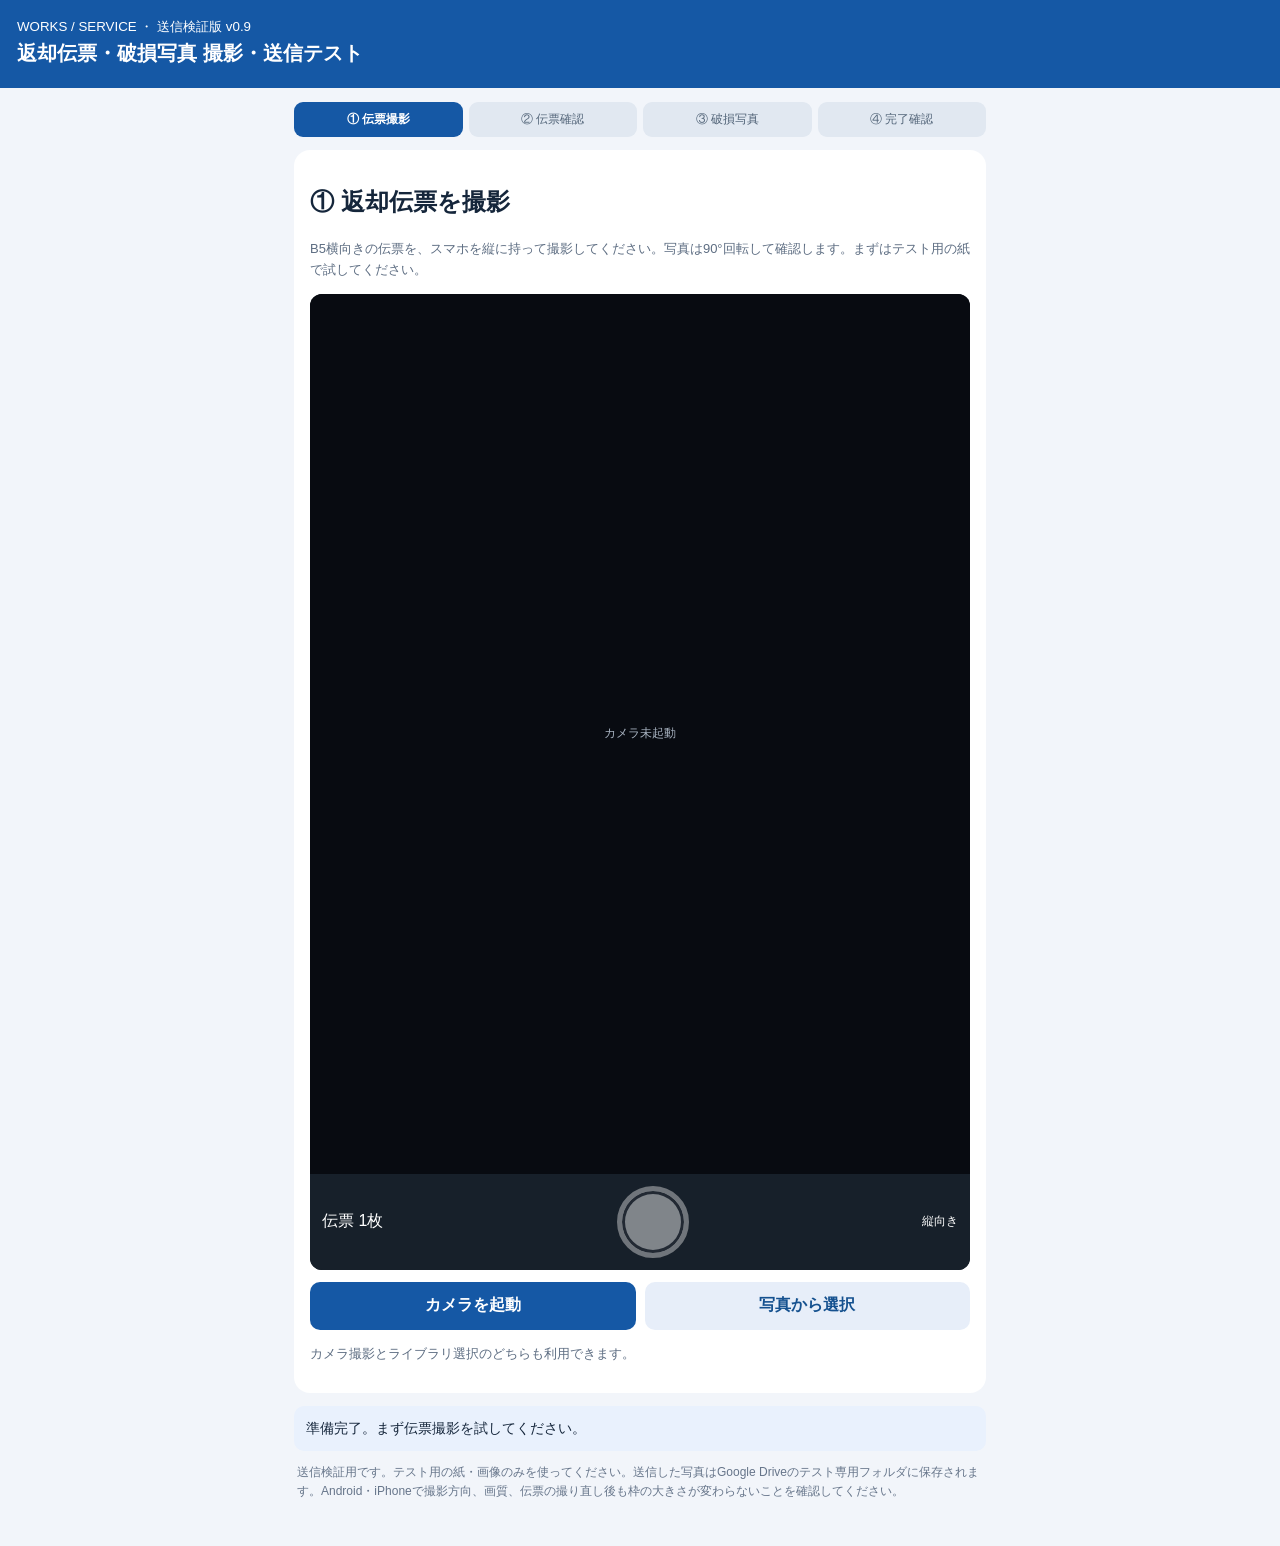
<file: damage-upload-test/camera-upload.html>
<!doctype html>
<html lang="ja"><head><meta charset="utf-8"><meta name="viewport" content="width=device-width, initial-scale=1, viewport-fit=cover"><meta name="theme-color" content="#1659a4"><title>WORKS 返却伝票＋破損写真 撮影テスト</title>
<style>
*{box-sizing:border-box}body{margin:0;background:#f2f5fa;color:#15263b;font-family:-apple-system,BlinkMacSystemFont,"Noto Sans JP",sans-serif}header{background:#1558a5;color:#fff;padding:17px}header h1{font-size:20px;margin:4px 0}main{max-width:720px;margin:auto;padding:14px}.card{background:white;border-radius:16px;padding:16px;margin-bottom:13px;box-shadow:0 2px 10px #1232 08}.steps{display:flex;gap:6px;justify-content:space-between;margin:0 0 13px}.steps span{font-size:12px;border-radius:9px;padding:9px 6px;text-align:center;flex:1;background:#e1e8f1;color:#536579}.steps span.current{background:#1558a5;color:white;font-weight:700}.muted{font-size:13px;color:#5d6d82;line-height:1.65}.line{display:flex;align-items:center;justify-content:space-between;gap:9px}.actions{display:flex;flex-wrap:wrap;gap:9px;margin-top:12px}.actions button{flex:1}button{border:0;border-radius:10px;background:#1558a5;color:white;font-size:16px;font-weight:700;min-height:48px;padding:10px 13px;cursor:pointer}button.secondary{background:#e7eef9;color:#15518f}button.warn{background:#fce8e8;color:#a52222}button:disabled{opacity:.45}.hidden{display:none!important}.view{background:#090d15;border-radius:12px;overflow:hidden}.viewport{position:relative;display:block;width:100%;height:0;padding-bottom:133.333333%;overflow:hidden;background:#080b11}.viewport.damage{padding-bottom:75%}.viewport .hint{position:absolute;inset:0;display:flex;align-items:center;justify-content:center}.viewport video{display:block;position:absolute;inset:0;width:100%!important;height:100%!important;min-width:100%;min-height:100%;object-fit:cover;max-width:none;max-height:none}.camera-actions{background:#17202a;color:white;padding:12px;display:flex;gap:9px;justify-content:space-between;align-items:center}.shutter{width:72px;height:72px;border-radius:50%;background:white;border:5px solid #ddd;box-shadow:inset 0 0 0 3px #303640;flex:0 0 72px}.camera-actions button.secondary{min-height:43px}.hint{color:#a9b4c2;font-size:12px;text-align:center;padding:12px}.status{padding:12px;border-radius:10px;background:#e9f1fd;font-size:14px;margin-top:10px;line-height:1.5}.status.error{background:#fff0f0;color:#ae2424}#ticketPreview{max-width:100%;max-height:48vh;display:block;margin:12px auto;object-fit:contain;border-radius:6px;background:#e3e8f1}.preview-frame{background:#e7edf5;border-radius:10px;padding:8px}.grid{display:grid;grid-template-columns:repeat(2,minmax(0,1fr));gap:10px;margin-top:12px}.photo{overflow:hidden;background:#ecf0f6;border-radius:10px}.photo img{display:block;width:100%;aspect-ratio:4/3;object-fit:cover}.photo>div{display:flex;align-items:center;justify-content:space-between;padding:7px;gap:5px}.photo button{font-size:13px;min-height:36px;padding:5px 9px}#gallery{margin-top:12px}.stats{font-size:14px;color:#52657c}dialog{width:94vw;max-width:780px;background:#131922;color:white;border:0;border-radius:12px;padding:12px}dialog::backdrop{background:#000c}dialog img{display:block;max-width:100%;max-height:74vh;object-fit:contain;margin:12px auto}footer{padding:12px 3px 30px;color:#66758a;font-size:12px;line-height:1.6}
.ticket-cover{position:absolute;inset:0;background:#17202a;display:flex;align-items:center;justify-content:center;padding:6px;z-index:3}.ticket-cover img{max-width:100%;max-height:100%;object-fit:contain;display:block}.ticket-confirm{border-top:1px solid #e3eaf2;margin-top:13px;padding-top:12px}</style></head><body>
<header><small>WORKS / SERVICE ・ 送信検証版 v0.9</small><h1>返却伝票・破損写真 撮影・送信テスト</h1></header><main>
<div class="steps"><span id="step1" class="current">① 伝票撮影</span><span id="step2">② 伝票確認</span><span id="step3">③ 破損写真</span><span id="step4">④ 完了確認</span></div>
<section class="card" id="ticketStage"><h2>① 返却伝票を撮影</h2><p class="muted">B5横向きの伝票を、スマホを縦に持って撮影してください。写真は90°回転して確認します。まずはテスト用の紙で試してください。</p>
<div class="view"><div class="viewport"><video id="ticketVideo" playsinline autoplay muted class="hidden"></video><div class="hint" id="ticketEmpty">カメラ未起動</div><div id="ticketCover" class="ticket-cover hidden"><img id="ticketPreview" alt="回転後の返却伝票"></div></div><div class="camera-actions" id="ticketCameraActions"><span>伝票 1枚</span><button class="shutter" id="ticketShutter" aria-label="伝票撮影" disabled></button><span style="font-size:12px">縦向き</span></div></div>
<div class="actions" id="ticketInputActions"><button id="ticketStart">カメラを起動</button><button id="ticketFileBtn" class="secondary">写真から選択</button></div><input type="file" id="ticketFile" accept="image/*" class="hidden">
<p class="muted" id="ticketHelp">カメラ撮影とライブラリ選択のどちらも利用できます。</p><div class="ticket-confirm hidden" id="confirmStage"><h2>② 伝票写真を確認</h2><p class="muted">画像の向きが違えば「反対方向に回転」を押してください。</p><div class="actions"><button id="turn" class="secondary">反対方向に回転</button></div><p style="text-align:center;font-weight:700">この伝票写真でよろしいですか？</p><div class="actions"><button id="retry" class="secondary">いいえ・撮り直す</button><button id="accept">はい・次へ</button></div></div></section>
<section class="card hidden" id="damageStage"><h2>③ 破損写真を連続撮影</h2><p class="muted">スマホを縦に持ったまま、横長4:3の枠で撮影できます。破損写真は最大49枚。シャッターを押してもカメラは閉じません。</p><div class="view"><div class="viewport damage"><video id="damageVideo" playsinline autoplay muted class="hidden"></video><div class="hint" id="damageEmpty">カメラ未起動</div></div><div class="camera-actions"><span>撮影 <b id="damageCount">0</b>/49</span><button class="shutter" id="damageShutter" aria-label="破損写真撮影" disabled></button><button id="finish" class="secondary">終了</button></div></div><div class="actions"><button id="damageStart">連続撮影を開始</button><button class="secondary" id="damageFileBtn">写真から追加</button></div><input type="file" id="damageFiles" accept="image/*" multiple class="hidden">
<p class="stats" id="stats">破損写真 0枚 / 合計1枚</p><div class="actions"><button id="toggleGallery" class="secondary">必要な時だけ写真を確認</button></div><div class="hidden" id="gallery"><div class="grid" id="photoGrid"></div></div></section>
<section class="card hidden" id="completeStage"><h2>④ 撮影完了・送信テスト</h2><div style="font-size:45px;text-align:center">✅</div><p id="summary" style="text-align:center;font-weight:700"></p><p class="muted">送信ボタンを押した場合のみ、テスト専用Google Driveフォルダへ保存します。通信失敗時は自動再送しません。</p><div class="actions"><button id="uploadStart">テスト用Driveへ写真を送信</button><button id="checkSaved" class="secondary" disabled>保存状況を確認</button></div>
<div id="uploadInfo" class="status">未送信。伝票1枚から順番に送信します。</div>
<div class="actions"><button id="backDamage" class="secondary">破損写真に戻る</button><button id="resetAll">最初から試す</button></div></section>
<div id="status" class="status" role="status">準備完了。まず伝票撮影を試してください。</div>
<footer>送信検証用です。テスト用の紙・画像のみを使ってください。送信した写真はGoogle Driveのテスト専用フォルダに保存されます。Android・iPhoneで撮影方向、画質、伝票の撮り直し後も枠の大きさが変わらないことを確認してください。</footer>
<dialog id="lightbox"><div class="line"><b id="lightboxTitle">写真</b><button class="secondary" id="closeLightbox">閉じる</button></div><img id="lightboxImage" alt="写真拡大"><div class="actions"><button id="saveImage" class="secondary">この写真を保存</button></div></dialog>
<script>
(()=>{'use strict';
const $=id=>document.getElementById(id);
let stream=null,cameraType=null,ticketSource=null,ticket=null,direction=1,photos=[],busy=false,galleryOpen=false,selected=null;
function message(m,error=false){$('status').textContent=m;$('status').className='status'+(error?' error':'')}
function setStep(n){$('ticketStage').classList.toggle('hidden',n>2);$('confirmStage').classList.toggle('hidden',n!==2);$('ticketCover').classList.toggle('hidden',n!==2);$('ticketCameraActions').classList.toggle('hidden',n===2);$('ticketInputActions').classList.toggle('hidden',n===2);$('ticketHelp').classList.toggle('hidden',n===2);$('damageStage').classList.toggle('hidden',n!==3);$('completeStage').classList.toggle('hidden',n!==4);for(let i=1;i<=4;i++)$('step'+i).classList.toggle('current',i===n)}
function stop(){if(stream){stream.getTracks().forEach(x=>x.stop());stream=null}['ticketVideo','damageVideo'].forEach(id=>{$(id).srcObject=null;$(id).classList.add('hidden')});$('ticketEmpty').classList.remove('hidden');$('damageEmpty').classList.remove('hidden');$('ticketShutter').disabled=true;$('damageShutter').disabled=true;$('ticketStart').classList.remove('hidden');cameraType=null}
async function start(kind){stop();if(!navigator.mediaDevices?.getUserMedia){message('カメラ非対応です。HTTPS接続とカメラ許可を確認してください。',true);return}try{const video=$(kind==='ticket'?'ticketVideo':'damageVideo');stream=await navigator.mediaDevices.getUserMedia({audio:false,video:{facingMode:{ideal:'environment'},width:{ideal:3840},height:{ideal:2160}}});video.srcObject=stream;await video.play();cameraType=kind;video.classList.remove('hidden');$(kind==='ticket'?'ticketEmpty':'damageEmpty').classList.add('hidden');$(kind==='ticket'?'ticketShutter':'damageShutter').disabled=false;if(kind==='ticket')$('ticketStart').classList.add('hidden');message(kind==='ticket'?'伝票を縦向きに撮影してください。':'連続撮影できます。')}catch(e){stop();message('カメラ起動失敗: '+(e.name||'不明')+'。アクセス許可を確認してください。',true)}}
function jpeg(canvas){return new Promise((resolve,reject)=>canvas.toBlob(b=>b?resolve(b):reject(Error('JPEG変換に失敗しました')),'image/jpeg',.88))}
function makeShot(blob,w,h){return{blob,url:URL.createObjectURL(blob),w,h}}
async function fromVideo(kind){const v=$(kind==='ticket'?'ticketVideo':'damageVideo');if(!stream||cameraType!==kind||!v.videoWidth)throw Error('カメラの映像がありません');const w=v.videoWidth,h=v.videoHeight,target=kind==='ticket'?3/4:4/3;let sw=w,sh=h,sx=0,sy=0;if(w/h>target){sw=h*target;sx=(w-sw)/2}else{sh=w/target;sy=(h-sh)/2}const scale=Math.min(1,2400/Math.max(sw,sh));const c=document.createElement('canvas');c.width=Math.max(1,Math.round(sw*scale));c.height=Math.max(1,Math.round(sh*scale));c.getContext('2d',{alpha:false}).drawImage(v,sx,sy,sw,sh,0,0,c.width,c.height);const b=await jpeg(c),out=makeShot(b,c.width,c.height);c.width=c.height=0;return out}
async function fromFile(file){const bitmap=await createImageBitmap(file);try{const scale=Math.min(1,2400/Math.max(bitmap.width,bitmap.height));const c=document.createElement('canvas');c.width=Math.max(1,Math.round(bitmap.width*scale));c.height=Math.max(1,Math.round(bitmap.height*scale));c.getContext('2d',{alpha:false}).drawImage(bitmap,0,0,c.width,c.height);const b=await jpeg(c),out=makeShot(b,c.width,c.height);c.width=c.height=0;return out}finally{bitmap.close()}}
function discard(s){if(s)URL.revokeObjectURL(s.url)}
async function rotateTicket(){if(!ticketSource)return;const b=await createImageBitmap(ticketSource.blob);try{const c=document.createElement('canvas');c.width=b.height;c.height=b.width;const ctx=c.getContext('2d',{alpha:false});ctx.translate(c.width/2,c.height/2);ctx.rotate(direction*Math.PI/2);ctx.drawImage(b,-b.width/2,-b.height/2);discard(ticket);ticket=makeShot(await jpeg(c),c.width,c.height);$('ticketPreview').src=ticket.url;c.width=c.height=0}finally{b.close()}}
async function setTicket(s){if(cameraType==='ticket'&&stream){$('ticketShutter').disabled=true}else{stop()}discard(ticketSource);discard(ticket);ticketSource=s;ticket=null;direction=1;await rotateTicket();setStep(2);message('伝票写真を確認してください。文字の向きが違えば回転方向を切り替えられます。')}
async function task(fn){if(busy)return;busy=true;try{await fn()}catch(e){message('処理エラー: '+e.message,true)}finally{busy=false;refresh()}}
function refresh(){$('damageCount').textContent=photos.length;$('stats').textContent='破損写真 '+photos.length+'枚 / 合計 '+(photos.length+(ticket?1:0))+'枚 ・ 圧縮後 '+((photos.reduce((s,p)=>s+p.blob.size,0)+(ticket?.blob.size||0))/1048576).toFixed(1)+' MB';$('damageShutter').disabled=busy||!stream||cameraType!=='damage'||photos.length>=49;$('damageFileBtn').disabled=photos.length>=49;if(galleryOpen)render()}
function render(){const grid=$('photoGrid');grid.replaceChildren();photos.forEach((s,i)=>{const box=document.createElement('div');box.className='photo';const img=document.createElement('img');img.src=s.url;img.loading='lazy';img.alt='破損写真 '+(i+1);img.onclick=()=>openPhoto(i);const foot=document.createElement('div');const label=document.createElement('span');label.textContent='写真'+(i+1);const btn=document.createElement('button');btn.className='warn';btn.textContent='削除';btn.onclick=()=>{if(!confirm('写真'+(i+1)+'を削除しますか？'))return;discard(s);photos.splice(i,1);refresh()};foot.append(label,btn);box.append(img,foot);grid.append(box)})}
function openPhoto(i){selected=i;$('lightboxImage').src=photos[i].url;$('lightboxTitle').textContent='写真 '+(i+1)+'（'+photos[i].w+'×'+photos[i].h+'）';$('lightbox').showModal()}
$('ticketStart').onclick=()=>start('ticket');$('ticketShutter').onclick=()=>task(async()=>setTicket(await fromVideo('ticket')));
$('ticketFileBtn').onclick=()=>$('ticketFile').click();$('ticketFile').onchange=e=>task(async()=>{const f=e.target.files?.[0];if(f)await setTicket(await fromFile(f));e.target.value=''});
$('turn').onclick=()=>task(async()=>{direction*=-1;await rotateTicket()});
$('retry').onclick=()=>{discard(ticketSource);discard(ticket);ticketSource=ticket=null;setStep(1);if(stream&&cameraType==='ticket'&&stream.getVideoTracks().some(t=>t.readyState==='live')){$('ticketVideo').classList.remove('hidden');$('ticketEmpty').classList.add('hidden');$('ticketShutter').disabled=false;$('ticketStart').classList.add('hidden');message('同じカメラで撮り直せます。枠の大きさを維持します。')}else{stop();message('伝票を撮り直してください。「カメラを起動」を押してください。')}};
$('accept').onclick=()=>{stop();setStep(3);message('伝票確定。破損写真の連続撮影へ進んでください。')};
$('damageStart').onclick=()=>start('damage');
$('damageShutter').onclick=()=>task(async()=>{if(photos.length>=49)return;photos.push(await fromVideo('damage'));message(photos.length+'枚撮影しました。続けて撮影できます。')});
$('damageFileBtn').onclick=()=>$('damageFiles').click();$('damageFiles').onchange=e=>task(async()=>{const files=Array.from(e.target.files||[]);let added=0;for(const file of files){if(photos.length>=49)break;photos.push(await fromFile(file));added++}e.target.value='';message(added+'枚追加しました。')});
$('toggleGallery').onclick=()=>{galleryOpen=!galleryOpen;$('gallery').classList.toggle('hidden',!galleryOpen);$('toggleGallery').textContent=galleryOpen?'写真一覧を閉じる':'必要な時だけ写真を確認';refresh()};
$('finish').onclick=()=>{stop();setStep(4);$('summary').textContent='伝票 1枚 ＋ 破損写真 '+photos.length+'枚（合計 '+(1+photos.length)+'枚）';message('撮影テスト完了。サーバーには送信していません。')};
$('backDamage').onclick=()=>{setStep(3);message('破損写真の撮影を再開できます。')};
$('resetAll').onclick=()=>{stop();discard(ticketSource);discard(ticket);photos.forEach(discard);ticketSource=ticket=null;photos=[];galleryOpen=false;$('gallery').classList.add('hidden');setStep(1);refresh();message('最初から撮影できます。')};
$('closeLightbox').onclick=()=>$('lightbox').close();$('lightbox').addEventListener('close',()=>{$('lightboxImage').removeAttribute('src');selected=null});
$('saveImage').onclick=()=>{if(selected===null)return;const a=document.createElement('a');a.href=photos[selected].url;a.download='works-damage-test-'+String(selected+1).padStart(2,'0')+'.jpg';a.click()};
// 送信テスト: 撮影コードv0.7を維持し、POST保存のみ追加
const UPLOAD_GAS='https://script.google.com/macros/s/AKfycbwJOcM-09S51ItbVrodWIcqE_2e11YaBD8-wvXPoNRBH0li1-UeCOKujMzFxVeINrgiaA/exec';
let uploadSession=null,uploadRunning=false,uploadNext=0;
const uploadInfo=$('uploadInfo');
function uploadMsg(t){uploadInfo.textContent=t}
async function api(payload){
  const response=await fetch(UPLOAD_GAS,{method:'POST',headers:{'Content-Type':'text/plain'},body:JSON.stringify(payload)});
  const data=await response.json();
  if(!response.ok||!data.ok)throw Error(data.error||'サーバー応答エラー');
  return data;
}
function base64Of(blob){
  return new Promise((resolve,reject)=>{const reader=new FileReader();reader.onerror=()=>reject(Error('画像の読み込み失敗'));reader.onload=()=>resolve(String(reader.result).split(',')[1]);reader.readAsDataURL(blob)});
}
async function smallEnough(blob){
  if(blob.size<=5*1024*1024)return blob;
  const bitmap=await createImageBitmap(blob);
  try{
    const c=document.createElement('canvas'),scale=Math.min(1,2000/Math.max(bitmap.width,bitmap.height));
    c.width=Math.round(bitmap.width*scale);c.height=Math.round(bitmap.height*scale);
    c.getContext('2d').drawImage(bitmap,0,0,c.width,c.height);
    const b=await new Promise((resolve,reject)=>c.toBlob(x=>x?resolve(x):reject(Error('圧縮失敗')),'image/jpeg',.72));
    c.width=c.height=0;
    if(b.size>5*1024*1024)throw Error('写真が5MBを超えています');
    return b;
  }finally{bitmap.close()}
}
$('uploadStart').onclick=async()=>{
  if(uploadRunning||!ticket)return;
  uploadRunning=true;$('uploadStart').disabled=true;$('backDamage').disabled=true;$('resetAll').disabled=true;
  try{
    if(!uploadSession){
      uploadMsg('テスト用フォルダを作成中…');
      const start=await api({action:'start'});
      uploadSession=start.sessionId;uploadNext=0;$('checkSaved').disabled=false;
    }
    const images=[ticket,...photos];
    for(let i=uploadNext;i<images.length;i++){
      uploadMsg((i+1)+' / '+images.length+' 枚目を送信中…\n※エラー時は自動再送しません');
      const blob=await smallEnough(images[i].blob);
      await api({action:'upload',sessionId:uploadSession,index:i,base64:await base64Of(blob),expectedBytes:blob.size});
      uploadNext=i+1;
    }
    const status=await api({action:'status',sessionId:uploadSession});
    uploadMsg('保存完了：'+status.saved.length+'枚\nフォルダURL：'+status.folderUrl);
    $('uploadStart').textContent='保存完了';$('uploadStart').disabled=true;
  }catch(e){
    uploadMsg('送信結果を確認できません：'+e.message+'\n「保存状況を確認」でDrive側の結果を確認してください。自動再送はしません。');
  }finally{uploadRunning=false;$('backDamage').disabled=false;$('resetAll').disabled=false}
};
$('checkSaved').onclick=async()=>{
  if(!uploadSession||uploadRunning)return;
  try{
    const r=await api({action:'status',sessionId:uploadSession});
    const saved=new Set(r.saved.map(x=>x.index));
    const total=1+photos.length;
    uploadMsg('Drive保存確認：'+r.saved.length+' / '+total+'枚\n'+r.folderUrl+'\n保存済み番号：'+r.saved.map(x=>x.index).join(', '));
    let next=0;while(next<total&&saved.has(next))next++;
    uploadNext=next;
    if(next<total){$('uploadStart').disabled=false;$('uploadStart').textContent='未保存分を手動で送信';}
    else{$('uploadStart').disabled=true;$('uploadStart').textContent='保存完了';}
  }catch(e){uploadMsg('保存状況の照会に失敗：'+e.message)}
};
window.addEventListener('pagehide',stop);refresh();
})();
</script></main></body></html>
</file>
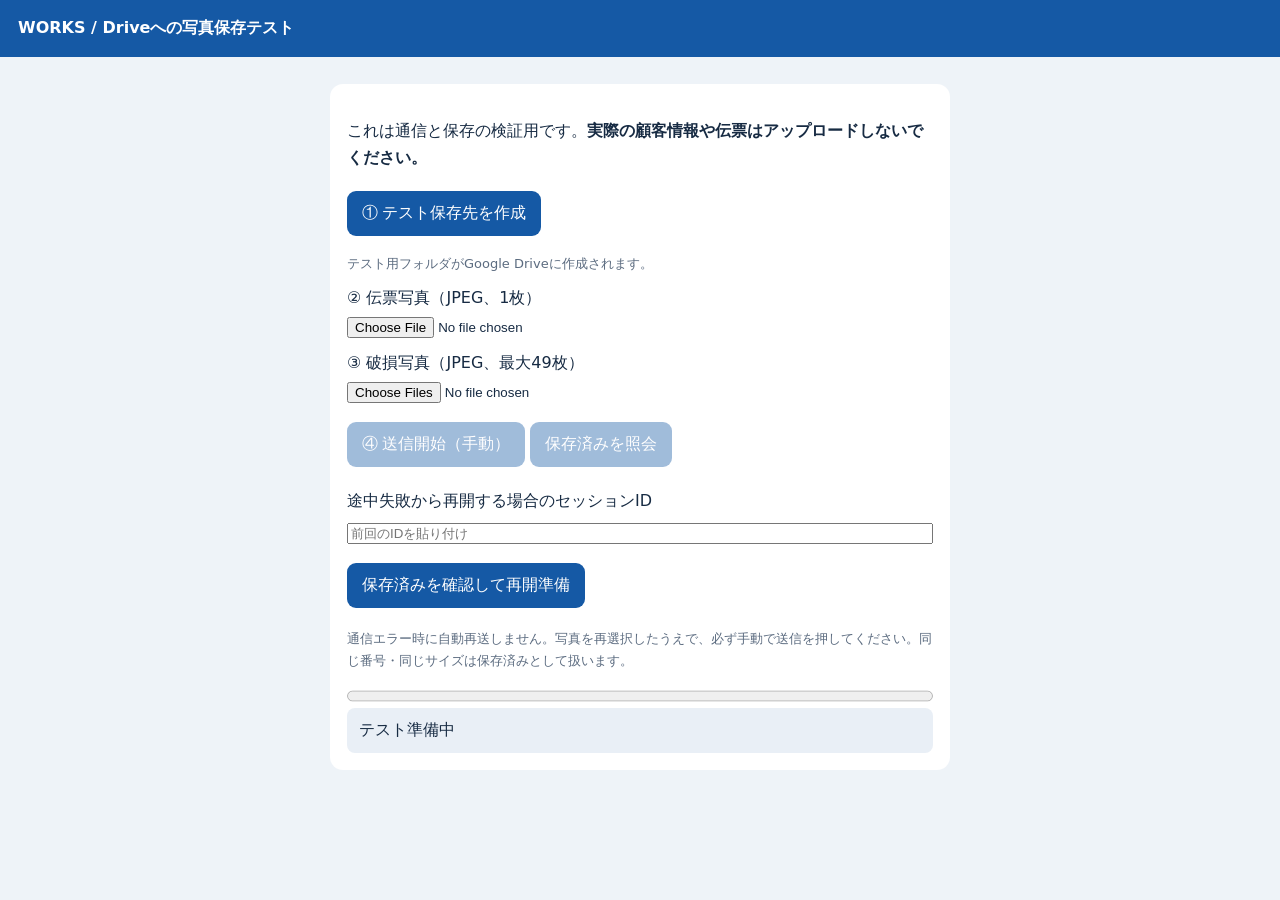
<file: damage-upload-test/UploadSmokeTest.html>
<!doctype html><html><head><base target="_top"><meta name="viewport" content="width=device-width,initial-scale=1"><meta charset="utf-8"><title>WORKS 写真保存テスト</title><style>
*{box-sizing:border-box}body{font-family:system-ui,-apple-system,sans-serif;margin:0;background:#eef3f8;color:#172b43}header{background:#1559a5;color:#fff;padding:18px}main{padding:15px;max-width:650px;margin:auto}.panel{background:white;padding:17px;border-radius:13px;margin:12px 0}button{padding:12px 15px;border:0;background:#1559a5;border-radius:9px;color:white;font-size:16px;margin:4px 5px 4px 0}button:disabled{opacity:.4}input{width:100%;margin:8px 0 15px}p{line-height:1.7}.hint{font-size:13px;color:#5c6c80}#log{white-space:pre-wrap;background:#e9eff6;padding:12px;border-radius:8px;max-height:250px;overflow:auto}progress{width:100%;height:22px}a{word-break:break-all}
</style></head><body><header><b>WORKS / Driveへの写真保存テスト</b></header><main>
<section class="panel"><p>これは通信と保存の検証用です。<b>実際の顧客情報や伝票はアップロードしないでください。</b></p>
<button id="create">① テスト保存先を作成</button><p class="hint">テスト用フォルダがGoogle Driveに作成されます。</p>
<label>② 伝票写真（JPEG、1枚）<input id="ticket" type="file" accept="image/jpeg"></label>
<label>③ 破損写真（JPEG、最大49枚）<input id="damage" type="file" accept="image/jpeg" multiple></label>
<button id="send" disabled>④ 送信開始（手動）</button><button id="status" disabled>保存済みを照会</button>
<p><label>途中失敗から再開する場合のセッションID<input id="resumeId" placeholder="前回のIDを貼り付け"></label><button id="resume">保存済みを確認して再開準備</button></p>
<p class="hint">通信エラー時に自動再送しません。写真を再選択したうえで、必ず手動で送信を押してください。同じ番号・同じサイズは保存済みとして扱います。</p>
<div id="session"></div><progress id="progress" max="50" value="0"></progress><div id="log" role="status">テスト準備中</div></section></main>
<script>
'use strict';
const $=x=>document.getElementById(x);let sid='',busy=false;
function log(t){$('log').textContent+='\n'+t;$('log').scrollTop=$('log').scrollHeight}
function call(fn,...args){return new Promise((resolve,reject)=>google.script.run.withSuccessHandler(resolve).withFailureHandler(e=>reject(Error(e?.message||String(e))))[fn](...args))}
function buttons(){const ready=!!sid&&!busy;$('send').disabled=!ready;$('status').disabled=!ready;$('create').disabled=busy;$('resume').disabled=busy}
function show(s){sid=s.sessionId;$('resumeId').value=sid;$('session').replaceChildren();let p=document.createElement('p');p.textContent='セッションID：'+sid;let a=document.createElement('a');a.href=s.folderUrl;a.target='_blank';a.rel='noopener';a.textContent='保存先フォルダを開く';$('session').append(p,a);$('progress').value=s.saved?.length||0;buttons()}
async function status(){if(!sid)throw Error('保存先を作成してください');const s=await call('getTestStatus',sid);show(s);log('保存済み '+s.saved.length+'枚: '+s.saved.map(x=>x.index).join(','));return s}
async function lockTask(fn){if(busy)return;busy=true;buttons();try{await fn()}catch(e){log('エラー: '+e.message)}finally{busy=false;buttons()}}
$('create').onclick=()=>lockTask(async()=>{const s=await call('startTestSession');show(s);log('テスト保存先を作成しました')});
$('resume').onclick=()=>lockTask(async()=>{sid=$('resumeId').value.trim();await status()});
$('status').onclick=()=>lockTask(status);
async function base64(file){return new Promise((resolve,reject)=>{const r=new FileReader();r.onload=()=>resolve(String(r.result).split(',')[1]);r.onerror=()=>reject(Error('画像読み込みに失敗'));r.readAsDataURL(file)})}
$('send').onclick=()=>lockTask(async()=>{
 const ticket=$('ticket').files[0], damage=Array.from($('damage').files);
 if(!ticket){log('伝票を1枚選択してください');return}
 if(damage.length>49){log('破損写真は49枚までです');return}
 const files=[ticket,...damage],s=await status(),saved=new Map(s.saved.map(x=>[x.index,x]));
 for(let i=0;i<files.length;i++){
   const file=files[i];if(file.type!=='image/jpeg'||file.size>5*1024*1024){log('JPEG形式・5MB以下にしてください: '+(i+1));return}
   if(saved.has(i)){if(saved.get(i).size!==file.size){log('画像'+i+' の保存済みサイズが一致しません。停止します');return}log('写真'+i+' は保存済み。スキップ');continue}
   log('写真'+i+' を送信中…');const b64=await base64(file);
   await call('uploadTestPhoto',sid,i,b64,file.size);
   $('progress').value=i+1;log('写真'+i+' を保存しました');
 }
 await status();log('全ての指定写真の送信処理が完了しました');
});
buttons();
</script></body></html>
</file>
